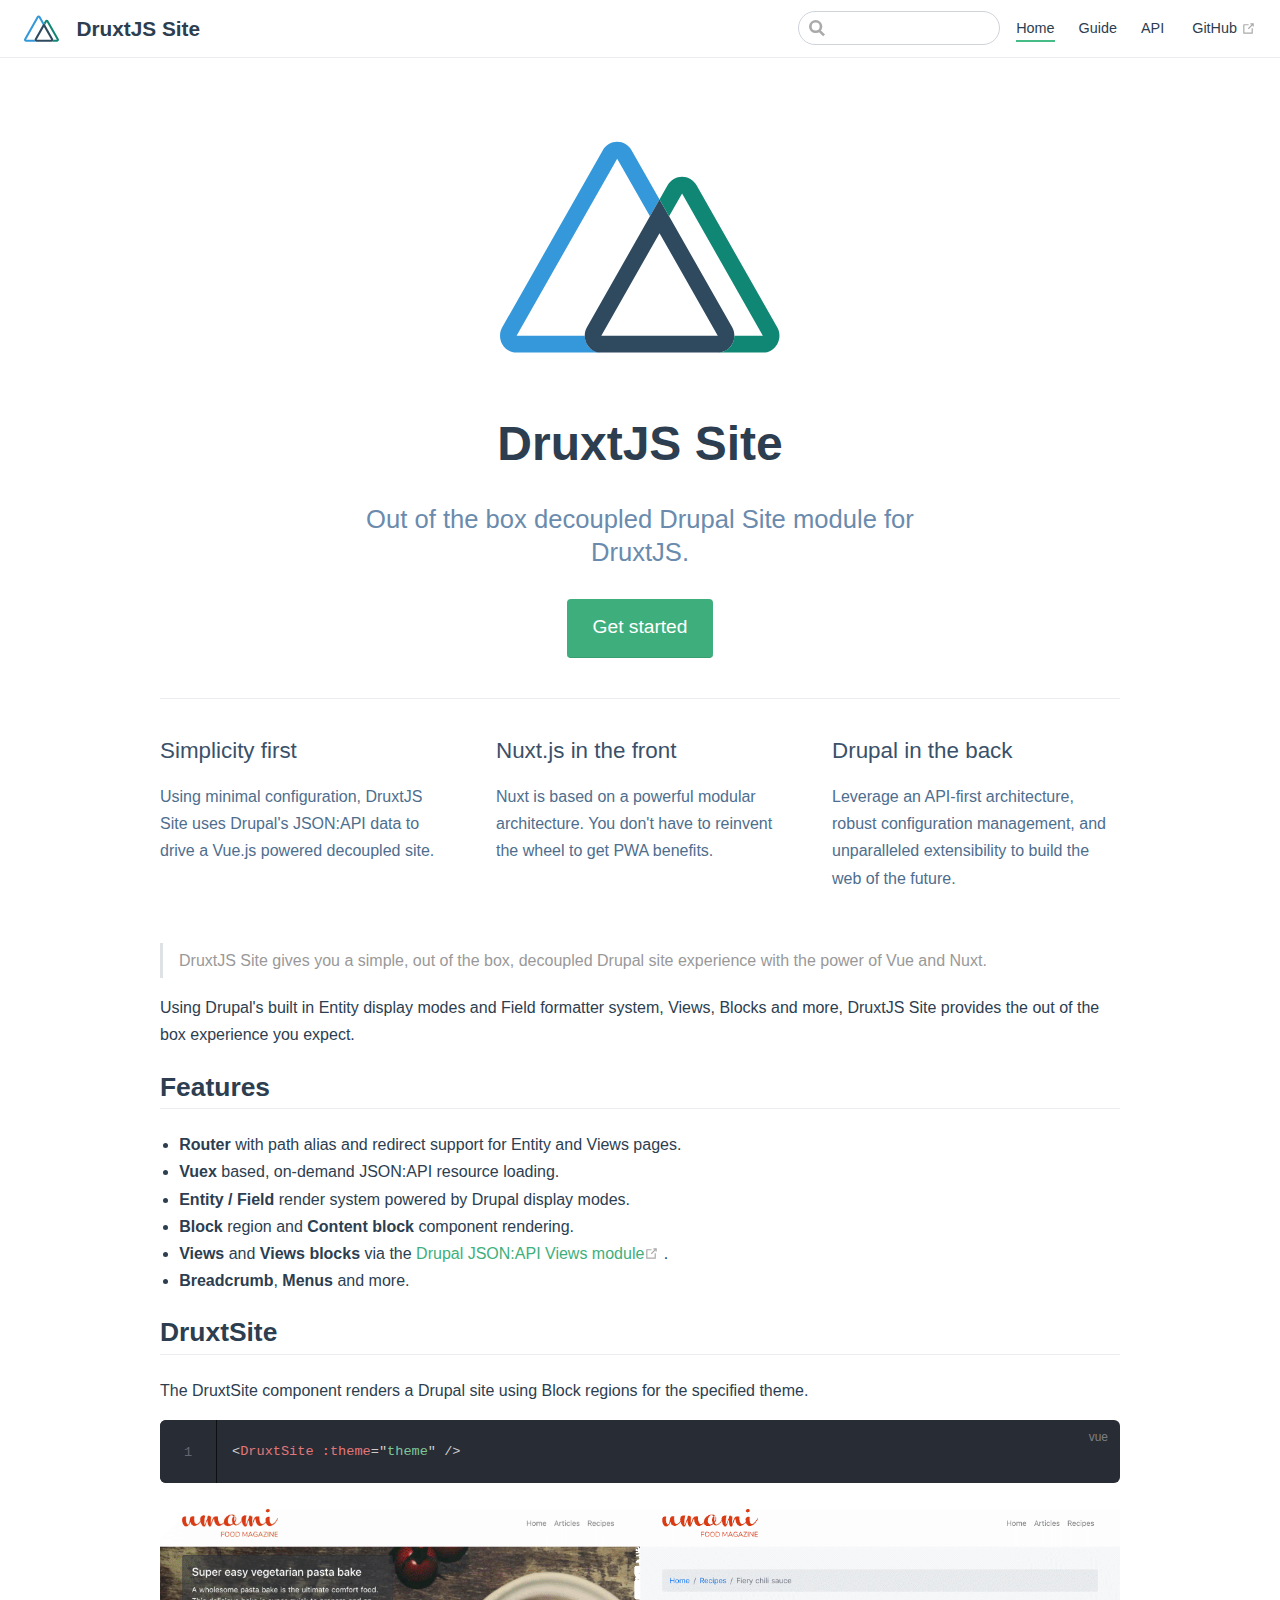
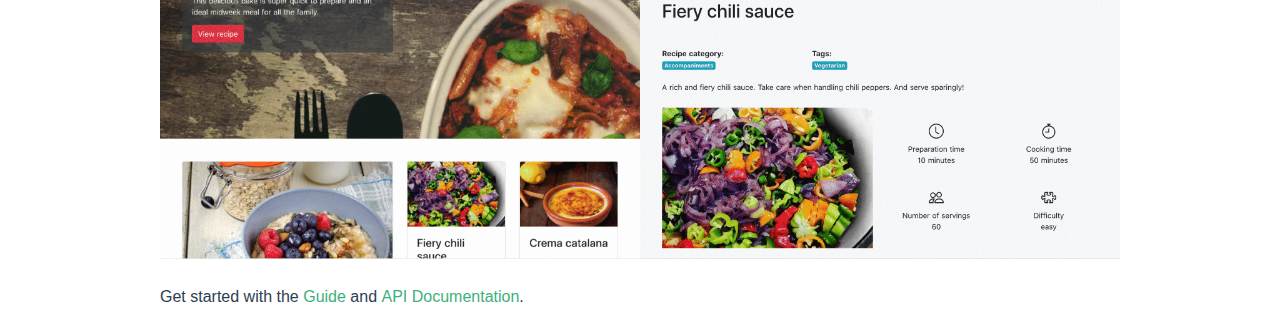
<file: index.html>
<!DOCTYPE html>
<html lang="en-US">
  <head>
    <meta charset="utf-8">
    <meta name="viewport" content="width=device-width,initial-scale=1">
    <title>DruxtJS Site</title>
    <meta name="generator" content="VuePress 1.8.2">
    <link rel="apple-touch-icon" sizes="57x57" href="/apple-icon-57x57.png">
    <link rel="apple-touch-icon" sizes="60x60" href="/apple-icon-60x60.png">
    <link rel="apple-touch-icon" sizes="72x72" href="/apple-icon-72x72.png">
    <link rel="apple-touch-icon" sizes="76x76" href="/apple-icon-76x76.png">
    <link rel="apple-touch-icon" sizes="114x114" href="/apple-icon-114x114.png">
    <link rel="apple-touch-icon" sizes="120x120" href="/apple-icon-120x120.png">
    <link rel="apple-touch-icon" sizes="144x144" href="/apple-icon-144x144.png">
    <link rel="apple-touch-icon" sizes="152x152" href="/apple-icon-152x152.png">
    <link rel="apple-touch-icon" sizes="180x180" href="/apple-icon-180x180.png">
    <link rel="icon" type="image/png" sizes="192x192" href="/android-icon-192x192.png">
    <link rel="icon" type="image/png" sizes="32x32" href="/favicon-32x32.png">
    <link rel="icon" type="image/png" sizes="96x96" href="/favicon-96x96.png">
    <link rel="icon" type="image/png" sizes="16x16" href="/favicon-16x16.png">
    <link rel="manifest" href="/manifest.json">
    <meta name="description" content="Out of the box decoupled Drupal Site module for DruxtJS.">
    <meta name="msapplication-TileColor" content="#ffffff">
    <meta name="msapplication-TileImage" content="/ms-icon-144x144.png">
    <meta name="theme-color" content="#ffffff">
    
    <link rel="preload" href="/assets/css/0.styles.711bfc72.css" as="style"><link rel="preload" href="/assets/js/app.ee9dde23.js" as="script"><link rel="preload" href="/assets/js/3.f8e6c229.js" as="script"><link rel="preload" href="/assets/js/9.99b8f1f4.js" as="script"><link rel="prefetch" href="/assets/js/10.9f948653.js"><link rel="prefetch" href="/assets/js/11.a6bae95f.js"><link rel="prefetch" href="/assets/js/12.da38615e.js"><link rel="prefetch" href="/assets/js/13.abca7694.js"><link rel="prefetch" href="/assets/js/14.38c3c7fc.js"><link rel="prefetch" href="/assets/js/15.6beb5d97.js"><link rel="prefetch" href="/assets/js/16.57334642.js"><link rel="prefetch" href="/assets/js/2.3fd563e1.js"><link rel="prefetch" href="/assets/js/4.a63cbe72.js"><link rel="prefetch" href="/assets/js/5.67cbef30.js"><link rel="prefetch" href="/assets/js/6.3a64e754.js"><link rel="prefetch" href="/assets/js/7.444be283.js"><link rel="prefetch" href="/assets/js/8.dce7edc8.js">
    <link rel="stylesheet" href="/assets/css/0.styles.711bfc72.css">
  </head>
  <body>
    <div id="app" data-server-rendered="true"><div class="theme-container no-sidebar"><header class="navbar"><div class="sidebar-button"><svg xmlns="http://www.w3.org/2000/svg" aria-hidden="true" role="img" viewBox="0 0 448 512" class="icon"><path fill="currentColor" d="M436 124H12c-6.627 0-12-5.373-12-12V80c0-6.627 5.373-12 12-12h424c6.627 0 12 5.373 12 12v32c0 6.627-5.373 12-12 12zm0 160H12c-6.627 0-12-5.373-12-12v-32c0-6.627 5.373-12 12-12h424c6.627 0 12 5.373 12 12v32c0 6.627-5.373 12-12 12zm0 160H12c-6.627 0-12-5.373-12-12v-32c0-6.627 5.373-12 12-12h424c6.627 0 12 5.373 12 12v32c0 6.627-5.373 12-12 12z"></path></svg></div> <a href="/" aria-current="page" class="home-link router-link-exact-active router-link-active"><img src="/logo.svg" alt="DruxtJS Site" class="logo"> <span class="site-name can-hide">DruxtJS Site</span></a> <div class="links"><div class="search-box"><input aria-label="Search" autocomplete="off" spellcheck="false" value=""> <!----></div> <nav class="nav-links can-hide"><div class="nav-item"><a href="/" aria-current="page" class="nav-link router-link-exact-active router-link-active">
  Home
</a></div><div class="nav-item"><a href="/guide/" class="nav-link">
  Guide
</a></div><div class="nav-item"><a href="/api/" class="nav-link">
  API
</a></div> <a href="https://github.com/druxt/druxt-site" target="_blank" rel="noopener noreferrer" class="repo-link">
    GitHub
    <span><svg xmlns="http://www.w3.org/2000/svg" aria-hidden="true" focusable="false" x="0px" y="0px" viewBox="0 0 100 100" width="15" height="15" class="icon outbound"><path fill="currentColor" d="M18.8,85.1h56l0,0c2.2,0,4-1.8,4-4v-32h-8v28h-48v-48h28v-8h-32l0,0c-2.2,0-4,1.8-4,4v56C14.8,83.3,16.6,85.1,18.8,85.1z"></path> <polygon fill="currentColor" points="45.7,48.7 51.3,54.3 77.2,28.5 77.2,37.2 85.2,37.2 85.2,14.9 62.8,14.9 62.8,22.9 71.5,22.9"></polygon></svg> <span class="sr-only">(opens new window)</span></span></a></nav></div></header> <div class="sidebar-mask"></div> <aside class="sidebar"><nav class="nav-links"><div class="nav-item"><a href="/" aria-current="page" class="nav-link router-link-exact-active router-link-active">
  Home
</a></div><div class="nav-item"><a href="/guide/" class="nav-link">
  Guide
</a></div><div class="nav-item"><a href="/api/" class="nav-link">
  API
</a></div> <a href="https://github.com/druxt/druxt-site" target="_blank" rel="noopener noreferrer" class="repo-link">
    GitHub
    <span><svg xmlns="http://www.w3.org/2000/svg" aria-hidden="true" focusable="false" x="0px" y="0px" viewBox="0 0 100 100" width="15" height="15" class="icon outbound"><path fill="currentColor" d="M18.8,85.1h56l0,0c2.2,0,4-1.8,4-4v-32h-8v28h-48v-48h28v-8h-32l0,0c-2.2,0-4,1.8-4,4v56C14.8,83.3,16.6,85.1,18.8,85.1z"></path> <polygon fill="currentColor" points="45.7,48.7 51.3,54.3 77.2,28.5 77.2,37.2 85.2,37.2 85.2,14.9 62.8,14.9 62.8,22.9 71.5,22.9"></polygon></svg> <span class="sr-only">(opens new window)</span></span></a></nav>  <ul class="sidebar-links"><li><section class="sidebar-group depth-0"><p class="sidebar-heading open"><span>Guide</span> <!----></p> <ul class="sidebar-links sidebar-group-items"><li><a href="/guide/" class="sidebar-link">Introduction</a></li><li><a href="/guide/getting-started.html" class="sidebar-link">Getting started</a></li></ul></section></li><li><section class="sidebar-group depth-0"><a href="/api" class="sidebar-heading clickable"><span>API Reference</span> <!----></a> <ul class="sidebar-links sidebar-group-items"><li><a href="/api/nuxtModule.html" class="sidebar-link">DruxtSiteNuxtModule</a></li></ul></section></li><li><section class="sidebar-group depth-0"><p class="sidebar-heading"><span>Vue.js Components</span> <!----></p> <ul class="sidebar-links sidebar-group-items"><li><a href="/api/components/DruxtSite.html" class="sidebar-link">DruxtSite</a></li></ul></section></li><li><section class="sidebar-group depth-0"><p class="sidebar-heading"><span>Vue.js Mixins</span> <!----></p> <ul class="sidebar-links sidebar-group-items"><li><a href="/api/mixins/site.html" class="sidebar-link">DruxtSiteMixin</a></li></ul></section></li><li><section class="sidebar-group depth-0"><p class="sidebar-heading"><span>Type definitions</span> <!----></p> <ul class="sidebar-links sidebar-group-items"><li><a href="/api/typedefs/moduleOptions.html" class="sidebar-link">ModuleOptions</a></li></ul></section></li></ul> </aside> <main aria-labelledby="main-title" class="home"><header class="hero"><img src="./logo.svg" alt="hero"> <h1 id="main-title">
      DruxtJS Site
    </h1> <p class="description">
      Out of the box decoupled Drupal Site module for DruxtJS.
    </p> <p class="action"><a href="/guide/getting-started.html" class="nav-link action-button">
  Get started
</a></p></header> <div class="features"><div class="feature"><h2>Simplicity first</h2> <p>Using minimal configuration, DruxtJS Site uses Drupal's JSON:API data to drive a Vue.js powered decoupled site.</p></div><div class="feature"><h2>Nuxt.js in the front</h2> <p>Nuxt is based on a powerful modular architecture. You don't have to reinvent the wheel to get PWA benefits.</p></div><div class="feature"><h2>Drupal in the back</h2> <p>Leverage an API-first architecture, robust configuration management, and unparalleled extensibility to build the web of the future.</p></div></div> <div class="theme-default-content custom content__default"><blockquote><p>DruxtJS Site gives you a simple, out of the box, decoupled Drupal site experience with the power of Vue and Nuxt.</p></blockquote> <p>Using Drupal's built in Entity display modes and Field formatter system, Views, Blocks and more, DruxtJS Site provides the out of the box experience you expect.</p> <h2 id="features"><a href="#features" class="header-anchor">#</a> Features</h2> <ul><li><strong>Router</strong> with path alias and redirect support for Entity and Views pages.</li> <li><strong>Vuex</strong> based, on-demand JSON:API resource loading.</li> <li><strong>Entity / Field</strong> render system powered by Drupal display modes.</li> <li><strong>Block</strong> region and <strong>Content block</strong> component rendering.</li> <li><strong>Views</strong> and <strong>Views blocks</strong> via the <a href="https://www.drupal.org/project/jsonapi_views" target="_blank" rel="noopener noreferrer">Drupal JSON:API Views module<span><svg xmlns="http://www.w3.org/2000/svg" aria-hidden="true" focusable="false" x="0px" y="0px" viewBox="0 0 100 100" width="15" height="15" class="icon outbound"><path fill="currentColor" d="M18.8,85.1h56l0,0c2.2,0,4-1.8,4-4v-32h-8v28h-48v-48h28v-8h-32l0,0c-2.2,0-4,1.8-4,4v56C14.8,83.3,16.6,85.1,18.8,85.1z"></path> <polygon fill="currentColor" points="45.7,48.7 51.3,54.3 77.2,28.5 77.2,37.2 85.2,37.2 85.2,14.9 62.8,14.9 62.8,22.9 71.5,22.9"></polygon></svg> <span class="sr-only">(opens new window)</span></span></a>.</li> <li><strong>Breadcrumb</strong>, <strong>Menus</strong> and more.</li></ul> <h2 id="druxtsite"><a href="#druxtsite" class="header-anchor">#</a> DruxtSite</h2> <p>The DruxtSite component renders a Drupal site using Block regions for the specified theme.</p> <div class="language-vue line-numbers-mode"><pre class="language-vue"><code><span class="token tag"><span class="token tag"><span class="token punctuation">&lt;</span>DruxtSite</span> <span class="token attr-name">:theme</span><span class="token attr-value"><span class="token punctuation attr-equals">=</span><span class="token punctuation">&quot;</span>theme<span class="token punctuation">&quot;</span></span> <span class="token punctuation">/&gt;</span></span>
</code></pre> <div class="line-numbers-wrapper"><span class="line-number">1</span><br></div></div><p><img src="/assets/img/umami.fb2904b6.png" alt="Drupal Umami Parity demo"></p> <p>Get started with the <a href="/guide/">Guide</a> and <a href="/api/components/DruxtSite.html">API Documentation</a>.</p></div> <!----></main></div><div class="global-ui"></div></div>
    <script src="/assets/js/app.ee9dde23.js" defer></script><script src="/assets/js/3.f8e6c229.js" defer></script><script src="/assets/js/9.99b8f1f4.js" defer></script>
  </body>
</html>
</file>
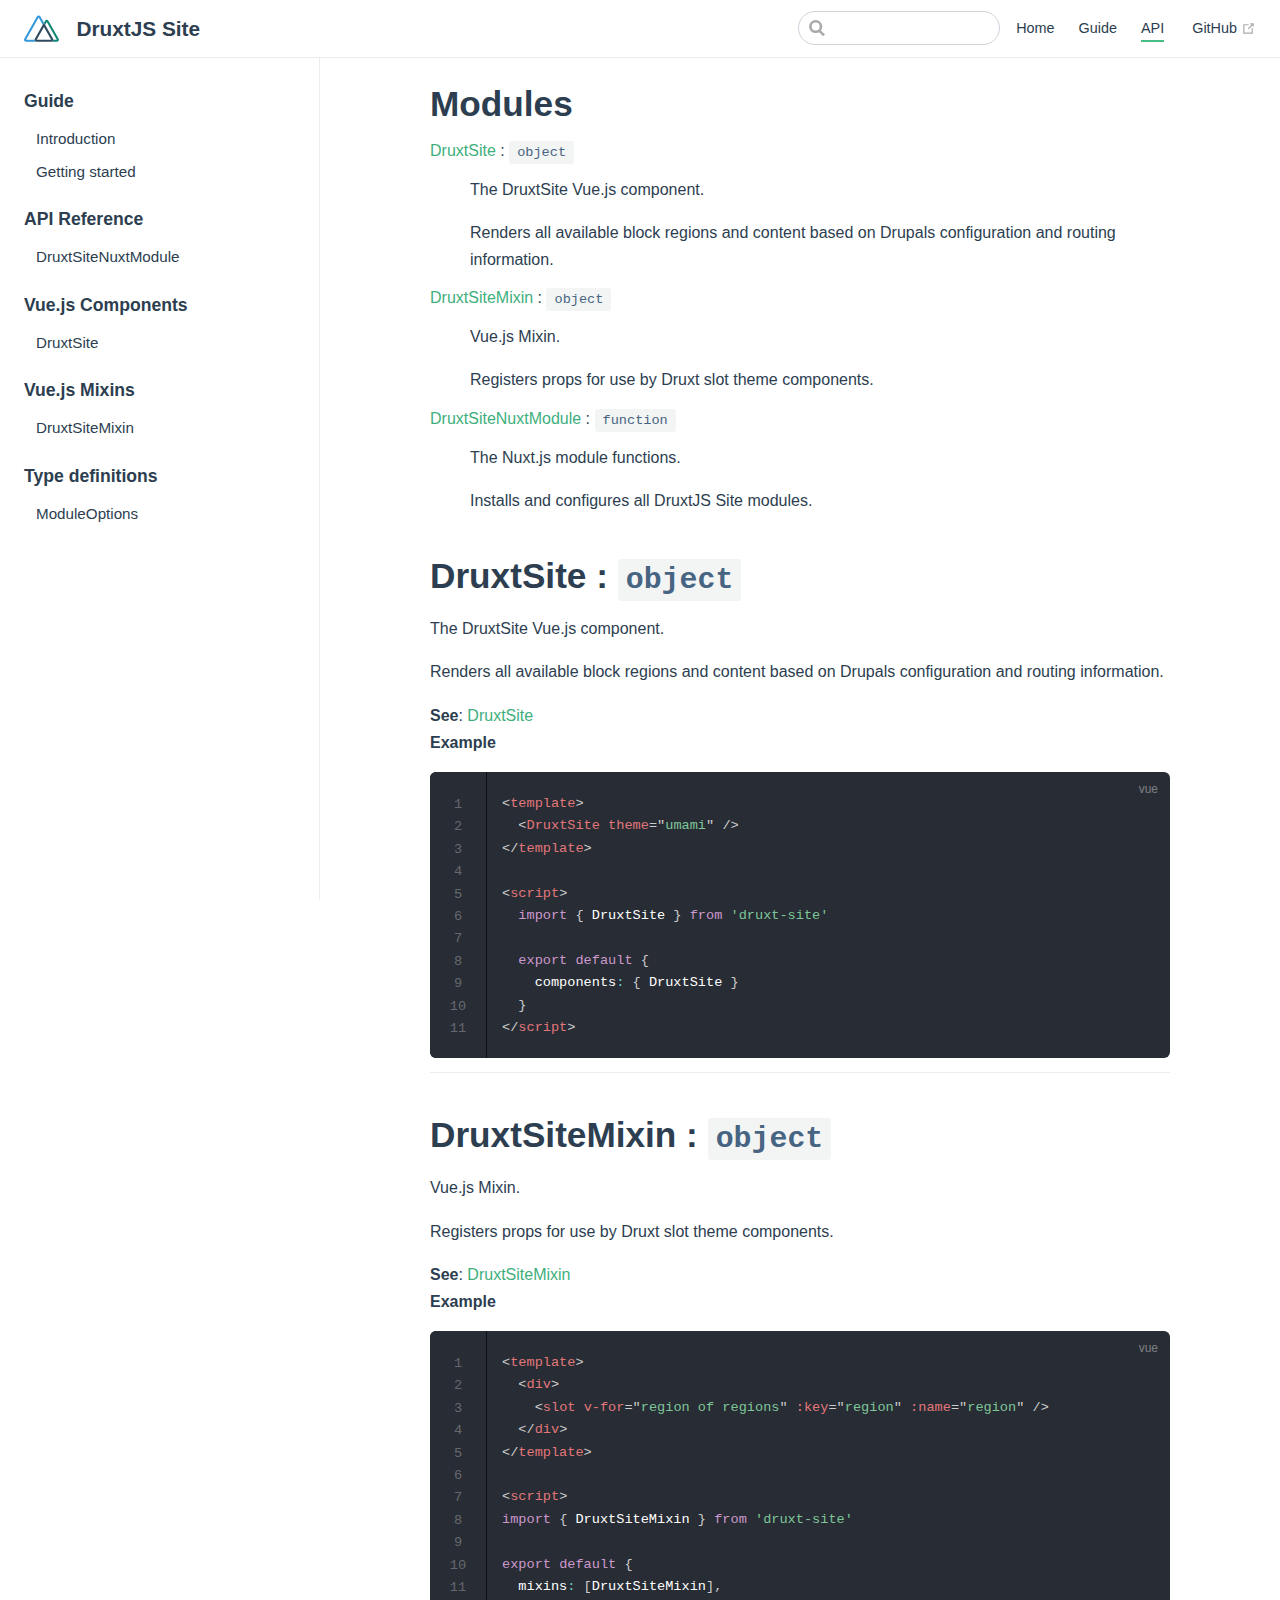
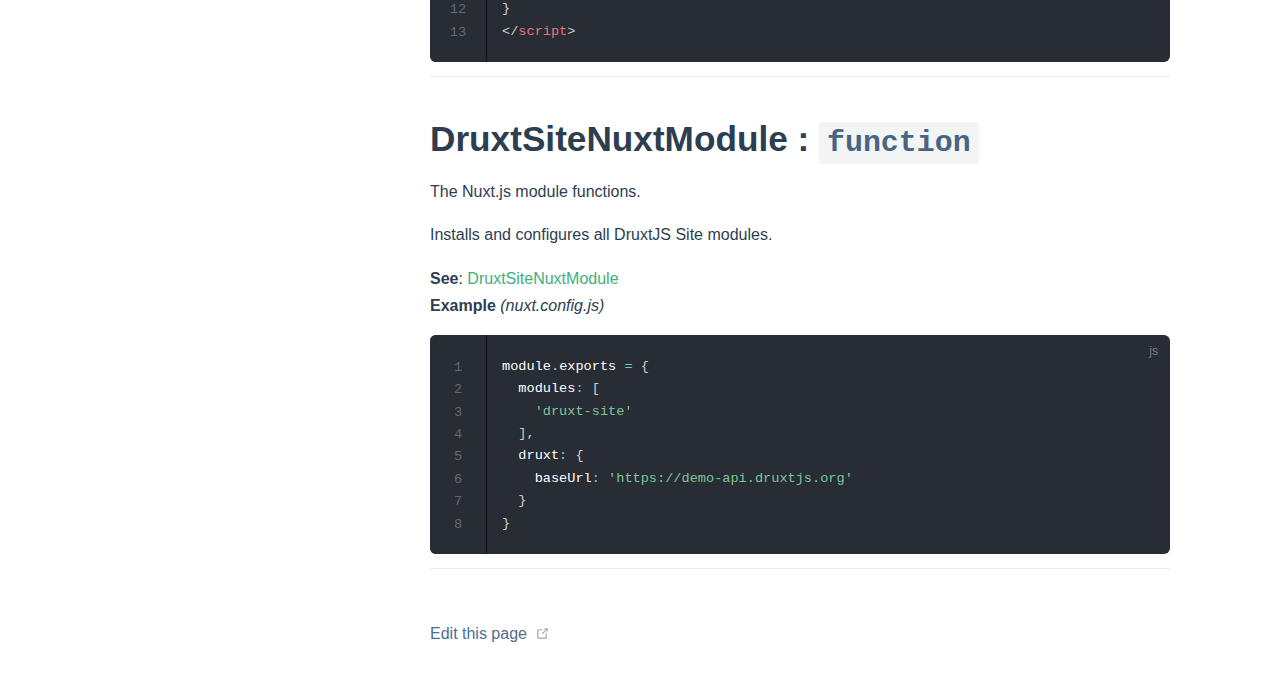
<file: api/index.html>
<!DOCTYPE html>
<html lang="en-US">
  <head>
    <meta charset="utf-8">
    <meta name="viewport" content="width=device-width,initial-scale=1">
    <title>DruxtSite | DruxtJS Site</title>
    <meta name="generator" content="VuePress 1.8.2">
    <link rel="apple-touch-icon" sizes="57x57" href="/apple-icon-57x57.png">
    <link rel="apple-touch-icon" sizes="60x60" href="/apple-icon-60x60.png">
    <link rel="apple-touch-icon" sizes="72x72" href="/apple-icon-72x72.png">
    <link rel="apple-touch-icon" sizes="76x76" href="/apple-icon-76x76.png">
    <link rel="apple-touch-icon" sizes="114x114" href="/apple-icon-114x114.png">
    <link rel="apple-touch-icon" sizes="120x120" href="/apple-icon-120x120.png">
    <link rel="apple-touch-icon" sizes="144x144" href="/apple-icon-144x144.png">
    <link rel="apple-touch-icon" sizes="152x152" href="/apple-icon-152x152.png">
    <link rel="apple-touch-icon" sizes="180x180" href="/apple-icon-180x180.png">
    <link rel="icon" type="image/png" sizes="192x192" href="/android-icon-192x192.png">
    <link rel="icon" type="image/png" sizes="32x32" href="/favicon-32x32.png">
    <link rel="icon" type="image/png" sizes="96x96" href="/favicon-96x96.png">
    <link rel="icon" type="image/png" sizes="16x16" href="/favicon-16x16.png">
    <link rel="manifest" href="/manifest.json">
    <meta name="description" content="Out of the box decoupled Drupal Site module for DruxtJS.">
    <meta name="msapplication-TileColor" content="#ffffff">
    <meta name="msapplication-TileImage" content="/ms-icon-144x144.png">
    <meta name="theme-color" content="#ffffff">
    
    <link rel="preload" href="/assets/css/0.styles.711bfc72.css" as="style"><link rel="preload" href="/assets/js/app.ee9dde23.js" as="script"><link rel="preload" href="/assets/js/3.f8e6c229.js" as="script"><link rel="preload" href="/assets/js/13.abca7694.js" as="script"><link rel="prefetch" href="/assets/js/10.9f948653.js"><link rel="prefetch" href="/assets/js/11.a6bae95f.js"><link rel="prefetch" href="/assets/js/12.da38615e.js"><link rel="prefetch" href="/assets/js/14.38c3c7fc.js"><link rel="prefetch" href="/assets/js/15.6beb5d97.js"><link rel="prefetch" href="/assets/js/16.57334642.js"><link rel="prefetch" href="/assets/js/2.3fd563e1.js"><link rel="prefetch" href="/assets/js/4.a63cbe72.js"><link rel="prefetch" href="/assets/js/5.67cbef30.js"><link rel="prefetch" href="/assets/js/6.3a64e754.js"><link rel="prefetch" href="/assets/js/7.444be283.js"><link rel="prefetch" href="/assets/js/8.dce7edc8.js"><link rel="prefetch" href="/assets/js/9.99b8f1f4.js">
    <link rel="stylesheet" href="/assets/css/0.styles.711bfc72.css">
  </head>
  <body>
    <div id="app" data-server-rendered="true"><div class="theme-container"><header class="navbar"><div class="sidebar-button"><svg xmlns="http://www.w3.org/2000/svg" aria-hidden="true" role="img" viewBox="0 0 448 512" class="icon"><path fill="currentColor" d="M436 124H12c-6.627 0-12-5.373-12-12V80c0-6.627 5.373-12 12-12h424c6.627 0 12 5.373 12 12v32c0 6.627-5.373 12-12 12zm0 160H12c-6.627 0-12-5.373-12-12v-32c0-6.627 5.373-12 12-12h424c6.627 0 12 5.373 12 12v32c0 6.627-5.373 12-12 12zm0 160H12c-6.627 0-12-5.373-12-12v-32c0-6.627 5.373-12 12-12h424c6.627 0 12 5.373 12 12v32c0 6.627-5.373 12-12 12z"></path></svg></div> <a href="/" class="home-link router-link-active"><img src="/logo.svg" alt="DruxtJS Site" class="logo"> <span class="site-name can-hide">DruxtJS Site</span></a> <div class="links"><div class="search-box"><input aria-label="Search" autocomplete="off" spellcheck="false" value=""> <!----></div> <nav class="nav-links can-hide"><div class="nav-item"><a href="/" class="nav-link">
  Home
</a></div><div class="nav-item"><a href="/guide/" class="nav-link">
  Guide
</a></div><div class="nav-item"><a href="/api/" aria-current="page" class="nav-link router-link-exact-active router-link-active">
  API
</a></div> <a href="https://github.com/druxt/druxt-site" target="_blank" rel="noopener noreferrer" class="repo-link">
    GitHub
    <span><svg xmlns="http://www.w3.org/2000/svg" aria-hidden="true" focusable="false" x="0px" y="0px" viewBox="0 0 100 100" width="15" height="15" class="icon outbound"><path fill="currentColor" d="M18.8,85.1h56l0,0c2.2,0,4-1.8,4-4v-32h-8v28h-48v-48h28v-8h-32l0,0c-2.2,0-4,1.8-4,4v56C14.8,83.3,16.6,85.1,18.8,85.1z"></path> <polygon fill="currentColor" points="45.7,48.7 51.3,54.3 77.2,28.5 77.2,37.2 85.2,37.2 85.2,14.9 62.8,14.9 62.8,22.9 71.5,22.9"></polygon></svg> <span class="sr-only">(opens new window)</span></span></a></nav></div></header> <div class="sidebar-mask"></div> <aside class="sidebar"><nav class="nav-links"><div class="nav-item"><a href="/" class="nav-link">
  Home
</a></div><div class="nav-item"><a href="/guide/" class="nav-link">
  Guide
</a></div><div class="nav-item"><a href="/api/" aria-current="page" class="nav-link router-link-exact-active router-link-active">
  API
</a></div> <a href="https://github.com/druxt/druxt-site" target="_blank" rel="noopener noreferrer" class="repo-link">
    GitHub
    <span><svg xmlns="http://www.w3.org/2000/svg" aria-hidden="true" focusable="false" x="0px" y="0px" viewBox="0 0 100 100" width="15" height="15" class="icon outbound"><path fill="currentColor" d="M18.8,85.1h56l0,0c2.2,0,4-1.8,4-4v-32h-8v28h-48v-48h28v-8h-32l0,0c-2.2,0-4,1.8-4,4v56C14.8,83.3,16.6,85.1,18.8,85.1z"></path> <polygon fill="currentColor" points="45.7,48.7 51.3,54.3 77.2,28.5 77.2,37.2 85.2,37.2 85.2,14.9 62.8,14.9 62.8,22.9 71.5,22.9"></polygon></svg> <span class="sr-only">(opens new window)</span></span></a></nav>  <ul class="sidebar-links"><li><section class="sidebar-group depth-0"><p class="sidebar-heading open"><span>Guide</span> <!----></p> <ul class="sidebar-links sidebar-group-items"><li><a href="/guide/" class="sidebar-link">Introduction</a></li><li><a href="/guide/getting-started.html" class="sidebar-link">Getting started</a></li></ul></section></li><li><section class="sidebar-group depth-0"><a href="/api" aria-current="page" class="sidebar-heading clickable router-link-exact-active router-link-active"><span>API Reference</span> <!----></a> <ul class="sidebar-links sidebar-group-items"><li><a href="/api/nuxtModule.html" class="sidebar-link">DruxtSiteNuxtModule</a></li></ul></section></li><li><section class="sidebar-group depth-0"><p class="sidebar-heading"><span>Vue.js Components</span> <!----></p> <ul class="sidebar-links sidebar-group-items"><li><a href="/api/components/DruxtSite.html" class="sidebar-link">DruxtSite</a></li></ul></section></li><li><section class="sidebar-group depth-0"><p class="sidebar-heading"><span>Vue.js Mixins</span> <!----></p> <ul class="sidebar-links sidebar-group-items"><li><a href="/api/mixins/site.html" class="sidebar-link">DruxtSiteMixin</a></li></ul></section></li><li><section class="sidebar-group depth-0"><p class="sidebar-heading"><span>Type definitions</span> <!----></p> <ul class="sidebar-links sidebar-group-items"><li><a href="/api/typedefs/moduleOptions.html" class="sidebar-link">ModuleOptions</a></li></ul></section></li></ul> </aside> <main class="page"> <div class="theme-default-content content__default"><h1 id="modules"><a href="#modules" class="header-anchor">#</a> Modules</h1> <dl><dt><a href="#module_DruxtSite">DruxtSite</a> : <code>object</code></dt> <dd><p>The DruxtSite Vue.js component.</p> <p>Renders all available block regions and content based on Drupals
configuration and routing information.</p></dd> <dt><a href="#module_DruxtSiteMixin">DruxtSiteMixin</a> : <code>object</code></dt> <dd><p>Vue.js Mixin.</p> <p>Registers props for use by Druxt slot theme components.</p></dd> <dt><a href="#module_DruxtSiteNuxtModule">DruxtSiteNuxtModule</a> : <code>function</code></dt> <dd><p>The Nuxt.js module functions.</p> <p>Installs and configures all DruxtJS Site modules.</p></dd></dl> <p><a name="module_DruxtSite"></a></p> <h1 id="druxtsite-object"><a href="#druxtsite-object" class="header-anchor">#</a> DruxtSite : <code>object</code></h1> <p>The DruxtSite Vue.js component.</p> <p>Renders all available block regions and content based on Drupals
configuration and routing information.</p> <p><strong>See</strong>: <a href="./components/DruxtSite">DruxtSite</a><br> <strong>Example</strong></p> <div class="language-vue line-numbers-mode"><pre class="language-vue"><code><span class="token tag"><span class="token tag"><span class="token punctuation">&lt;</span>template</span><span class="token punctuation">&gt;</span></span>
  <span class="token tag"><span class="token tag"><span class="token punctuation">&lt;</span>DruxtSite</span> <span class="token attr-name">theme</span><span class="token attr-value"><span class="token punctuation attr-equals">=</span><span class="token punctuation">&quot;</span>umami<span class="token punctuation">&quot;</span></span> <span class="token punctuation">/&gt;</span></span>
<span class="token tag"><span class="token tag"><span class="token punctuation">&lt;/</span>template</span><span class="token punctuation">&gt;</span></span>

<span class="token tag"><span class="token tag"><span class="token punctuation">&lt;</span>script</span><span class="token punctuation">&gt;</span></span><span class="token script"><span class="token language-javascript">
  <span class="token keyword">import</span> <span class="token punctuation">{</span> DruxtSite <span class="token punctuation">}</span> <span class="token keyword">from</span> <span class="token string">'druxt-site'</span>

  <span class="token keyword">export</span> <span class="token keyword">default</span> <span class="token punctuation">{</span>
    components<span class="token operator">:</span> <span class="token punctuation">{</span> DruxtSite <span class="token punctuation">}</span>
  <span class="token punctuation">}</span>
</span></span><span class="token tag"><span class="token tag"><span class="token punctuation">&lt;/</span>script</span><span class="token punctuation">&gt;</span></span>
</code></pre> <div class="line-numbers-wrapper"><span class="line-number">1</span><br><span class="line-number">2</span><br><span class="line-number">3</span><br><span class="line-number">4</span><br><span class="line-number">5</span><br><span class="line-number">6</span><br><span class="line-number">7</span><br><span class="line-number">8</span><br><span class="line-number">9</span><br><span class="line-number">10</span><br><span class="line-number">11</span><br></div></div><hr> <p><a name="module_DruxtSiteMixin"></a></p> <h1 id="druxtsitemixin-object"><a href="#druxtsitemixin-object" class="header-anchor">#</a> DruxtSiteMixin : <code>object</code></h1> <p>Vue.js Mixin.</p> <p>Registers props for use by Druxt slot theme components.</p> <p><strong>See</strong>: <a href="./mixins/site">DruxtSiteMixin</a><br> <strong>Example</strong></p> <div class="language-vue line-numbers-mode"><pre class="language-vue"><code><span class="token tag"><span class="token tag"><span class="token punctuation">&lt;</span>template</span><span class="token punctuation">&gt;</span></span>
  <span class="token tag"><span class="token tag"><span class="token punctuation">&lt;</span>div</span><span class="token punctuation">&gt;</span></span>
    <span class="token tag"><span class="token tag"><span class="token punctuation">&lt;</span>slot</span> <span class="token attr-name">v-for</span><span class="token attr-value"><span class="token punctuation attr-equals">=</span><span class="token punctuation">&quot;</span>region of regions<span class="token punctuation">&quot;</span></span> <span class="token attr-name">:key</span><span class="token attr-value"><span class="token punctuation attr-equals">=</span><span class="token punctuation">&quot;</span>region<span class="token punctuation">&quot;</span></span> <span class="token attr-name">:name</span><span class="token attr-value"><span class="token punctuation attr-equals">=</span><span class="token punctuation">&quot;</span>region<span class="token punctuation">&quot;</span></span> <span class="token punctuation">/&gt;</span></span>
  <span class="token tag"><span class="token tag"><span class="token punctuation">&lt;/</span>div</span><span class="token punctuation">&gt;</span></span>
<span class="token tag"><span class="token tag"><span class="token punctuation">&lt;/</span>template</span><span class="token punctuation">&gt;</span></span>

<span class="token tag"><span class="token tag"><span class="token punctuation">&lt;</span>script</span><span class="token punctuation">&gt;</span></span><span class="token script"><span class="token language-javascript">
<span class="token keyword">import</span> <span class="token punctuation">{</span> DruxtSiteMixin <span class="token punctuation">}</span> <span class="token keyword">from</span> <span class="token string">'druxt-site'</span>

<span class="token keyword">export</span> <span class="token keyword">default</span> <span class="token punctuation">{</span>
  mixins<span class="token operator">:</span> <span class="token punctuation">[</span>DruxtSiteMixin<span class="token punctuation">]</span><span class="token punctuation">,</span>
<span class="token punctuation">}</span>
</span></span><span class="token tag"><span class="token tag"><span class="token punctuation">&lt;/</span>script</span><span class="token punctuation">&gt;</span></span>
</code></pre> <div class="line-numbers-wrapper"><span class="line-number">1</span><br><span class="line-number">2</span><br><span class="line-number">3</span><br><span class="line-number">4</span><br><span class="line-number">5</span><br><span class="line-number">6</span><br><span class="line-number">7</span><br><span class="line-number">8</span><br><span class="line-number">9</span><br><span class="line-number">10</span><br><span class="line-number">11</span><br><span class="line-number">12</span><br><span class="line-number">13</span><br></div></div><hr> <p><a name="module_DruxtSiteNuxtModule"></a></p> <h1 id="druxtsitenuxtmodule-function"><a href="#druxtsitenuxtmodule-function" class="header-anchor">#</a> DruxtSiteNuxtModule : <code>function</code></h1> <p>The Nuxt.js module functions.</p> <p>Installs and configures all DruxtJS Site modules.</p> <p><strong>See</strong>: <a href="./nuxtModule">DruxtSiteNuxtModule</a><br> <strong>Example</strong> <em>(nuxt.config.js)</em></p> <div class="language-js line-numbers-mode"><pre class="language-js"><code>module<span class="token punctuation">.</span>exports <span class="token operator">=</span> <span class="token punctuation">{</span>
  modules<span class="token operator">:</span> <span class="token punctuation">[</span>
    <span class="token string">'druxt-site'</span>
  <span class="token punctuation">]</span><span class="token punctuation">,</span>
  druxt<span class="token operator">:</span> <span class="token punctuation">{</span>
    baseUrl<span class="token operator">:</span> <span class="token string">'https://demo-api.druxtjs.org'</span>
  <span class="token punctuation">}</span>
<span class="token punctuation">}</span>
</code></pre> <div class="line-numbers-wrapper"><span class="line-number">1</span><br><span class="line-number">2</span><br><span class="line-number">3</span><br><span class="line-number">4</span><br><span class="line-number">5</span><br><span class="line-number">6</span><br><span class="line-number">7</span><br><span class="line-number">8</span><br></div></div><hr></div> <footer class="page-edit"><div class="edit-link"><a href="https://github.com/druxt/druxt-site/edit/master/docs/api/index.md" target="_blank" rel="noopener noreferrer">Edit this page</a> <span><svg xmlns="http://www.w3.org/2000/svg" aria-hidden="true" focusable="false" x="0px" y="0px" viewBox="0 0 100 100" width="15" height="15" class="icon outbound"><path fill="currentColor" d="M18.8,85.1h56l0,0c2.2,0,4-1.8,4-4v-32h-8v28h-48v-48h28v-8h-32l0,0c-2.2,0-4,1.8-4,4v56C14.8,83.3,16.6,85.1,18.8,85.1z"></path> <polygon fill="currentColor" points="45.7,48.7 51.3,54.3 77.2,28.5 77.2,37.2 85.2,37.2 85.2,14.9 62.8,14.9 62.8,22.9 71.5,22.9"></polygon></svg> <span class="sr-only">(opens new window)</span></span></div> <!----></footer> <!----> </main></div><div class="global-ui"></div></div>
    <script src="/assets/js/app.ee9dde23.js" defer></script><script src="/assets/js/3.f8e6c229.js" defer></script><script src="/assets/js/13.abca7694.js" defer></script>
  </body>
</html>
</file>
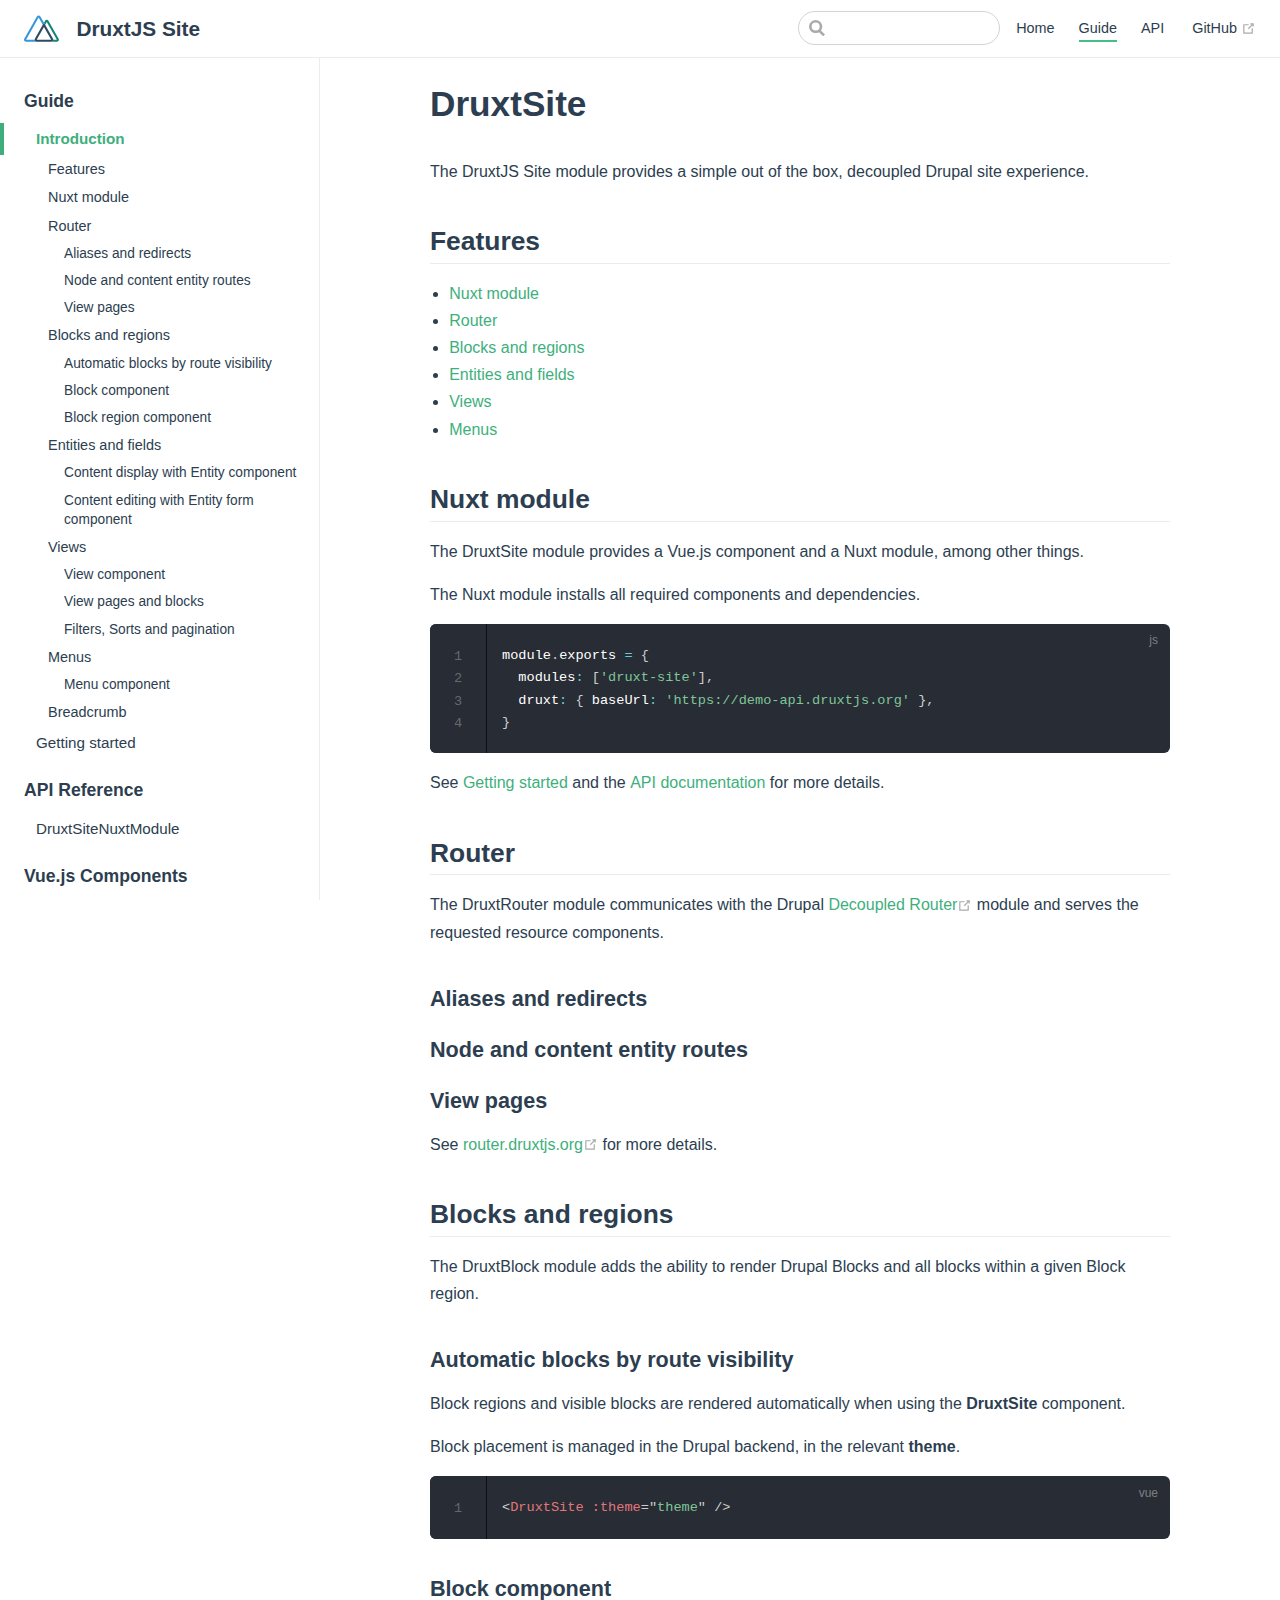
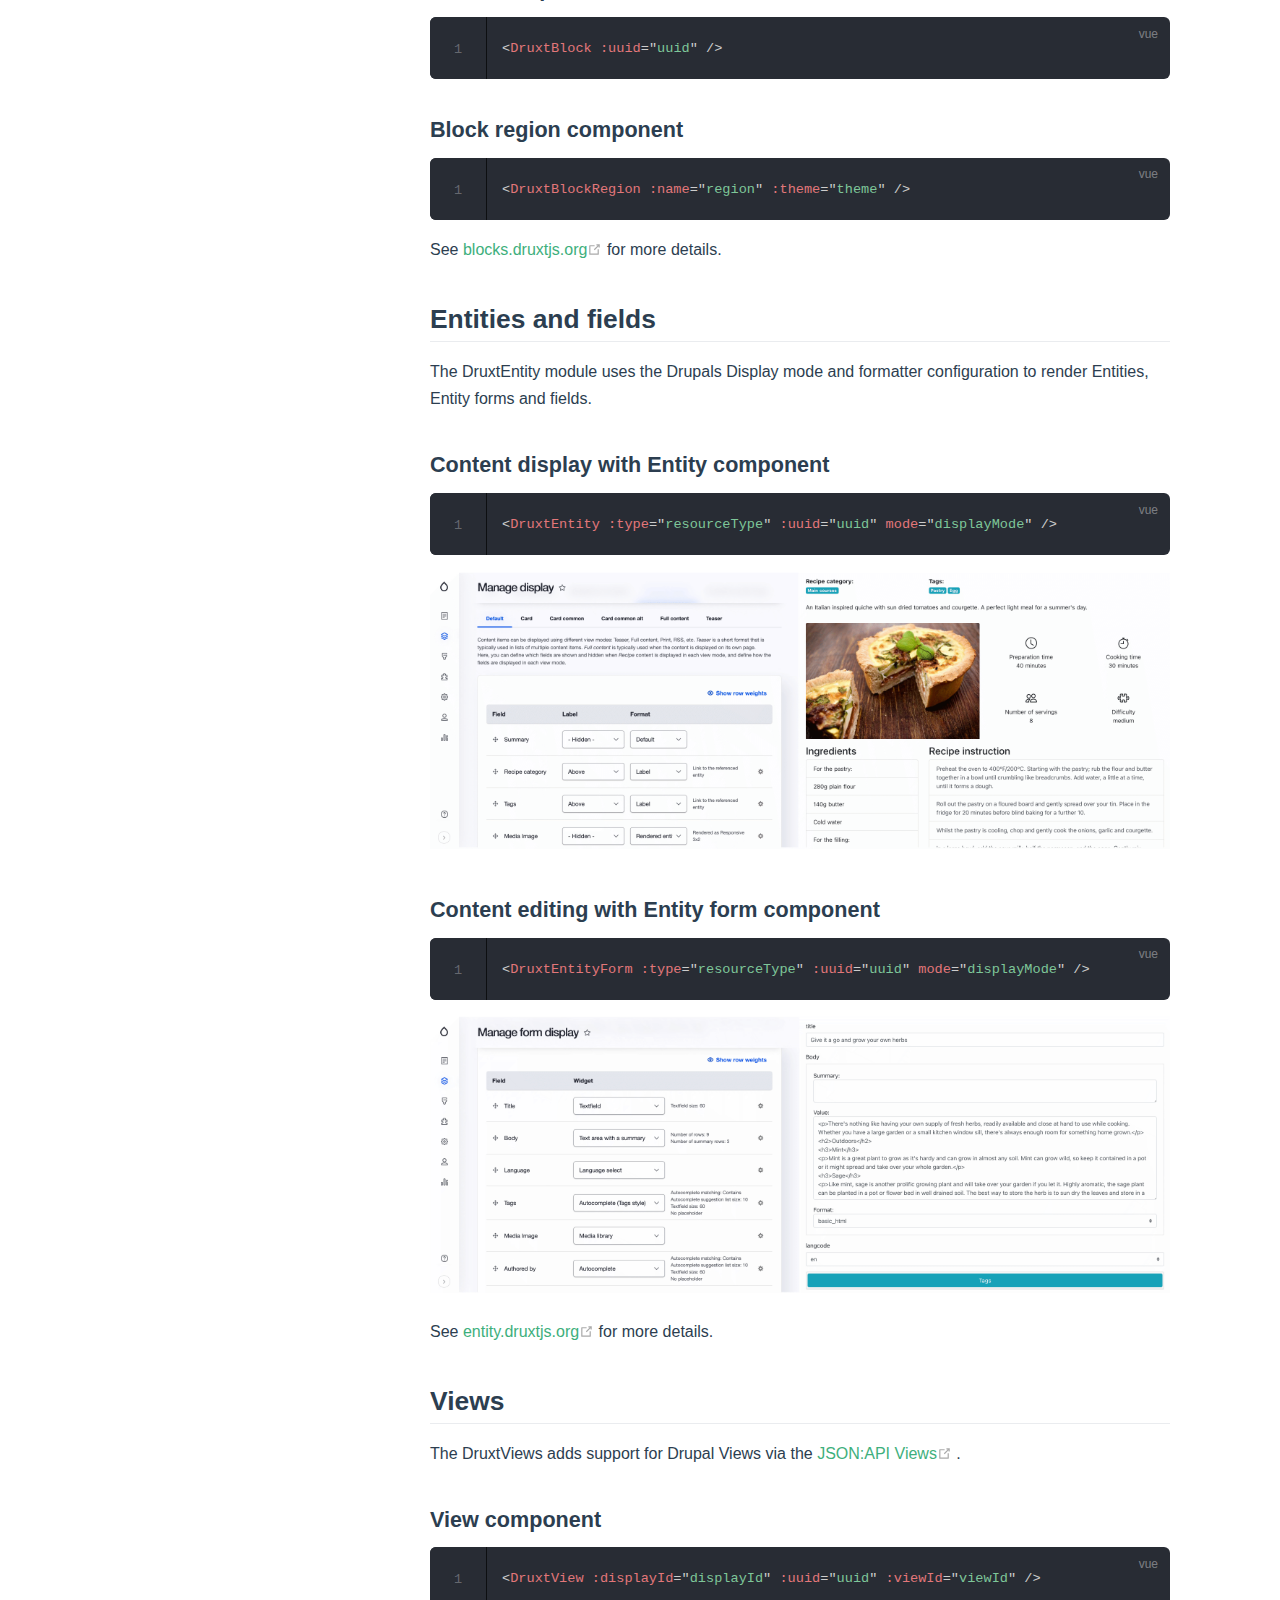
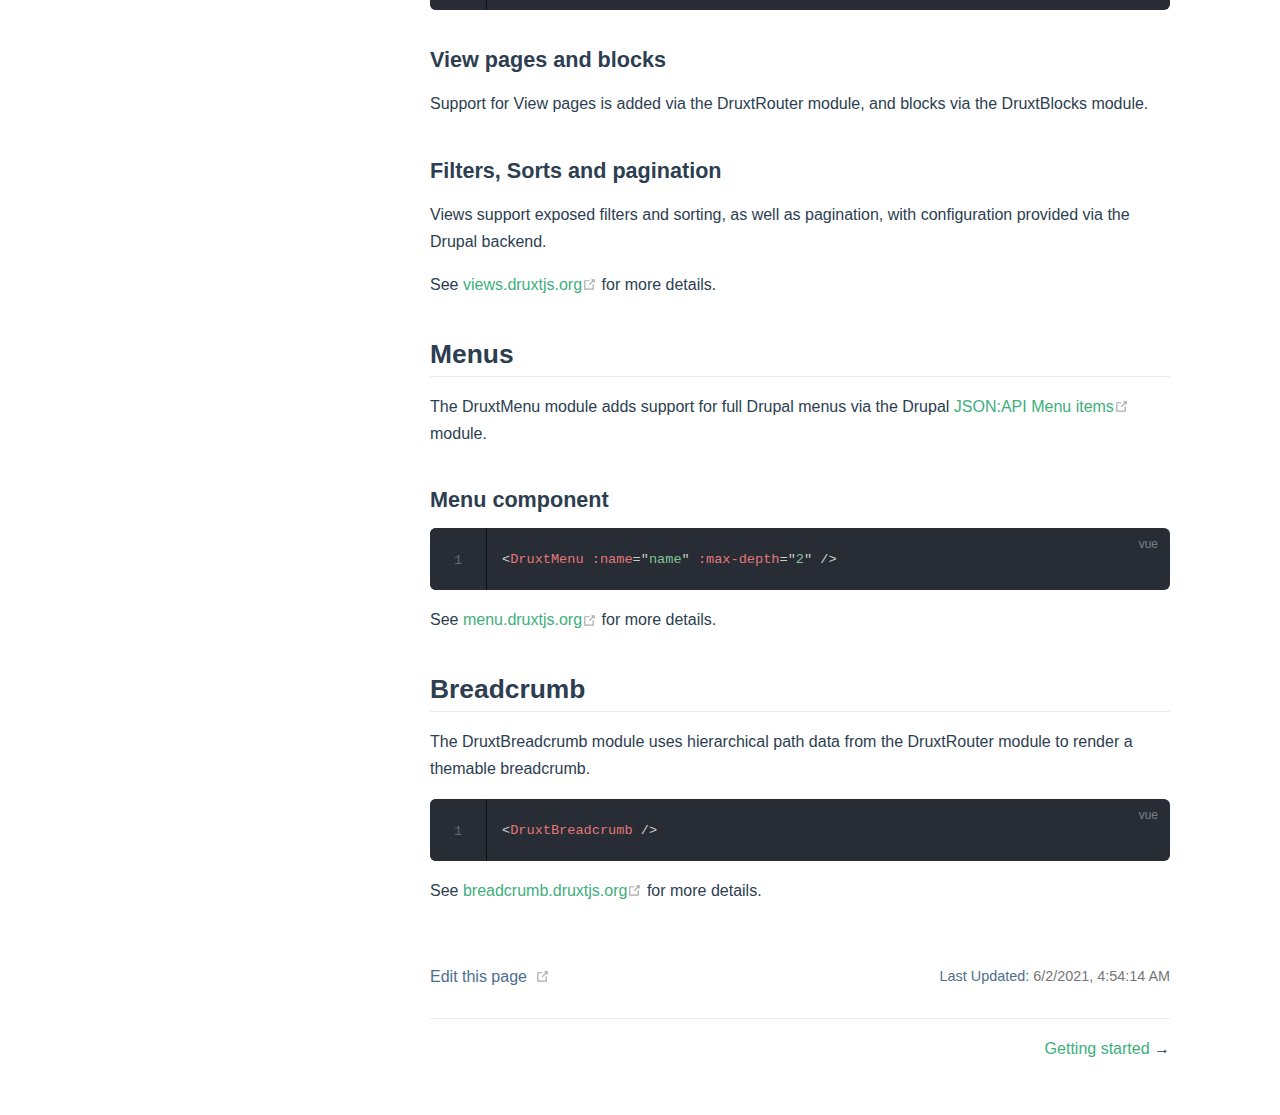
<file: guide/index.html>
<!DOCTYPE html>
<html lang="en-US">
  <head>
    <meta charset="utf-8">
    <meta name="viewport" content="width=device-width,initial-scale=1">
    <title>Introduction | DruxtJS Site</title>
    <meta name="generator" content="VuePress 1.8.2">
    <link rel="apple-touch-icon" sizes="57x57" href="/apple-icon-57x57.png">
    <link rel="apple-touch-icon" sizes="60x60" href="/apple-icon-60x60.png">
    <link rel="apple-touch-icon" sizes="72x72" href="/apple-icon-72x72.png">
    <link rel="apple-touch-icon" sizes="76x76" href="/apple-icon-76x76.png">
    <link rel="apple-touch-icon" sizes="114x114" href="/apple-icon-114x114.png">
    <link rel="apple-touch-icon" sizes="120x120" href="/apple-icon-120x120.png">
    <link rel="apple-touch-icon" sizes="144x144" href="/apple-icon-144x144.png">
    <link rel="apple-touch-icon" sizes="152x152" href="/apple-icon-152x152.png">
    <link rel="apple-touch-icon" sizes="180x180" href="/apple-icon-180x180.png">
    <link rel="icon" type="image/png" sizes="192x192" href="/android-icon-192x192.png">
    <link rel="icon" type="image/png" sizes="32x32" href="/favicon-32x32.png">
    <link rel="icon" type="image/png" sizes="96x96" href="/favicon-96x96.png">
    <link rel="icon" type="image/png" sizes="16x16" href="/favicon-16x16.png">
    <link rel="manifest" href="/manifest.json">
    <meta name="description" content="Out of the box decoupled Drupal Site module for DruxtJS.">
    <meta name="msapplication-TileColor" content="#ffffff">
    <meta name="msapplication-TileImage" content="/ms-icon-144x144.png">
    <meta name="theme-color" content="#ffffff">
    
    <link rel="preload" href="/assets/css/0.styles.711bfc72.css" as="style"><link rel="preload" href="/assets/js/app.ee9dde23.js" as="script"><link rel="preload" href="/assets/js/3.f8e6c229.js" as="script"><link rel="preload" href="/assets/js/7.444be283.js" as="script"><link rel="prefetch" href="/assets/js/10.9f948653.js"><link rel="prefetch" href="/assets/js/11.a6bae95f.js"><link rel="prefetch" href="/assets/js/12.da38615e.js"><link rel="prefetch" href="/assets/js/13.abca7694.js"><link rel="prefetch" href="/assets/js/14.38c3c7fc.js"><link rel="prefetch" href="/assets/js/15.6beb5d97.js"><link rel="prefetch" href="/assets/js/16.57334642.js"><link rel="prefetch" href="/assets/js/2.3fd563e1.js"><link rel="prefetch" href="/assets/js/4.a63cbe72.js"><link rel="prefetch" href="/assets/js/5.67cbef30.js"><link rel="prefetch" href="/assets/js/6.3a64e754.js"><link rel="prefetch" href="/assets/js/8.dce7edc8.js"><link rel="prefetch" href="/assets/js/9.99b8f1f4.js">
    <link rel="stylesheet" href="/assets/css/0.styles.711bfc72.css">
  </head>
  <body>
    <div id="app" data-server-rendered="true"><div class="theme-container"><header class="navbar"><div class="sidebar-button"><svg xmlns="http://www.w3.org/2000/svg" aria-hidden="true" role="img" viewBox="0 0 448 512" class="icon"><path fill="currentColor" d="M436 124H12c-6.627 0-12-5.373-12-12V80c0-6.627 5.373-12 12-12h424c6.627 0 12 5.373 12 12v32c0 6.627-5.373 12-12 12zm0 160H12c-6.627 0-12-5.373-12-12v-32c0-6.627 5.373-12 12-12h424c6.627 0 12 5.373 12 12v32c0 6.627-5.373 12-12 12zm0 160H12c-6.627 0-12-5.373-12-12v-32c0-6.627 5.373-12 12-12h424c6.627 0 12 5.373 12 12v32c0 6.627-5.373 12-12 12z"></path></svg></div> <a href="/" class="home-link router-link-active"><img src="/logo.svg" alt="DruxtJS Site" class="logo"> <span class="site-name can-hide">DruxtJS Site</span></a> <div class="links"><div class="search-box"><input aria-label="Search" autocomplete="off" spellcheck="false" value=""> <!----></div> <nav class="nav-links can-hide"><div class="nav-item"><a href="/" class="nav-link">
  Home
</a></div><div class="nav-item"><a href="/guide/" aria-current="page" class="nav-link router-link-exact-active router-link-active">
  Guide
</a></div><div class="nav-item"><a href="/api/" class="nav-link">
  API
</a></div> <a href="https://github.com/druxt/druxt-site" target="_blank" rel="noopener noreferrer" class="repo-link">
    GitHub
    <span><svg xmlns="http://www.w3.org/2000/svg" aria-hidden="true" focusable="false" x="0px" y="0px" viewBox="0 0 100 100" width="15" height="15" class="icon outbound"><path fill="currentColor" d="M18.8,85.1h56l0,0c2.2,0,4-1.8,4-4v-32h-8v28h-48v-48h28v-8h-32l0,0c-2.2,0-4,1.8-4,4v56C14.8,83.3,16.6,85.1,18.8,85.1z"></path> <polygon fill="currentColor" points="45.7,48.7 51.3,54.3 77.2,28.5 77.2,37.2 85.2,37.2 85.2,14.9 62.8,14.9 62.8,22.9 71.5,22.9"></polygon></svg> <span class="sr-only">(opens new window)</span></span></a></nav></div></header> <div class="sidebar-mask"></div> <aside class="sidebar"><nav class="nav-links"><div class="nav-item"><a href="/" class="nav-link">
  Home
</a></div><div class="nav-item"><a href="/guide/" aria-current="page" class="nav-link router-link-exact-active router-link-active">
  Guide
</a></div><div class="nav-item"><a href="/api/" class="nav-link">
  API
</a></div> <a href="https://github.com/druxt/druxt-site" target="_blank" rel="noopener noreferrer" class="repo-link">
    GitHub
    <span><svg xmlns="http://www.w3.org/2000/svg" aria-hidden="true" focusable="false" x="0px" y="0px" viewBox="0 0 100 100" width="15" height="15" class="icon outbound"><path fill="currentColor" d="M18.8,85.1h56l0,0c2.2,0,4-1.8,4-4v-32h-8v28h-48v-48h28v-8h-32l0,0c-2.2,0-4,1.8-4,4v56C14.8,83.3,16.6,85.1,18.8,85.1z"></path> <polygon fill="currentColor" points="45.7,48.7 51.3,54.3 77.2,28.5 77.2,37.2 85.2,37.2 85.2,14.9 62.8,14.9 62.8,22.9 71.5,22.9"></polygon></svg> <span class="sr-only">(opens new window)</span></span></a></nav>  <ul class="sidebar-links"><li><section class="sidebar-group depth-0"><p class="sidebar-heading open"><span>Guide</span> <!----></p> <ul class="sidebar-links sidebar-group-items"><li><a href="/guide/" aria-current="page" class="active sidebar-link">Introduction</a><ul class="sidebar-sub-headers"><li class="sidebar-sub-header"><a href="/guide/#features" class="sidebar-link">Features</a></li><li class="sidebar-sub-header"><a href="/guide/#nuxt-module" class="sidebar-link">Nuxt module</a></li><li class="sidebar-sub-header"><a href="/guide/#router" class="sidebar-link">Router</a><ul class="sidebar-sub-headers"><li class="sidebar-sub-header"><a href="/guide/#aliases-and-redirects" class="sidebar-link">Aliases and redirects</a></li><li class="sidebar-sub-header"><a href="/guide/#node-and-content-entity-routes" class="sidebar-link">Node and content entity routes</a></li><li class="sidebar-sub-header"><a href="/guide/#view-pages" class="sidebar-link">View pages</a></li></ul></li><li class="sidebar-sub-header"><a href="/guide/#blocks-and-regions" class="sidebar-link">Blocks and regions</a><ul class="sidebar-sub-headers"><li class="sidebar-sub-header"><a href="/guide/#automatic-blocks-by-route-visibility" class="sidebar-link">Automatic blocks by route visibility</a></li><li class="sidebar-sub-header"><a href="/guide/#block-component" class="sidebar-link">Block component</a></li><li class="sidebar-sub-header"><a href="/guide/#block-region-component" class="sidebar-link">Block region component</a></li></ul></li><li class="sidebar-sub-header"><a href="/guide/#entities-and-fields" class="sidebar-link">Entities and fields</a><ul class="sidebar-sub-headers"><li class="sidebar-sub-header"><a href="/guide/#content-display-with-entity-component" class="sidebar-link">Content display with Entity component</a></li><li class="sidebar-sub-header"><a href="/guide/#content-editing-with-entity-form-component" class="sidebar-link">Content editing with Entity form component</a></li></ul></li><li class="sidebar-sub-header"><a href="/guide/#views" class="sidebar-link">Views</a><ul class="sidebar-sub-headers"><li class="sidebar-sub-header"><a href="/guide/#view-component" class="sidebar-link">View component</a></li><li class="sidebar-sub-header"><a href="/guide/#view-pages-and-blocks" class="sidebar-link">View pages and blocks</a></li><li class="sidebar-sub-header"><a href="/guide/#filters-sorts-and-pagination" class="sidebar-link">Filters, Sorts and pagination</a></li></ul></li><li class="sidebar-sub-header"><a href="/guide/#menus" class="sidebar-link">Menus</a><ul class="sidebar-sub-headers"><li class="sidebar-sub-header"><a href="/guide/#menu-component" class="sidebar-link">Menu component</a></li></ul></li><li class="sidebar-sub-header"><a href="/guide/#breadcrumb" class="sidebar-link">Breadcrumb</a></li></ul></li><li><a href="/guide/getting-started.html" class="sidebar-link">Getting started</a></li></ul></section></li><li><section class="sidebar-group depth-0"><a href="/api" class="sidebar-heading clickable"><span>API Reference</span> <!----></a> <ul class="sidebar-links sidebar-group-items"><li><a href="/api/nuxtModule.html" class="sidebar-link">DruxtSiteNuxtModule</a></li></ul></section></li><li><section class="sidebar-group depth-0"><p class="sidebar-heading"><span>Vue.js Components</span> <!----></p> <ul class="sidebar-links sidebar-group-items"><li><a href="/api/components/DruxtSite.html" class="sidebar-link">DruxtSite</a></li></ul></section></li><li><section class="sidebar-group depth-0"><p class="sidebar-heading"><span>Vue.js Mixins</span> <!----></p> <ul class="sidebar-links sidebar-group-items"><li><a href="/api/mixins/site.html" class="sidebar-link">DruxtSiteMixin</a></li></ul></section></li><li><section class="sidebar-group depth-0"><p class="sidebar-heading"><span>Type definitions</span> <!----></p> <ul class="sidebar-links sidebar-group-items"><li><a href="/api/typedefs/moduleOptions.html" class="sidebar-link">ModuleOptions</a></li></ul></section></li></ul> </aside> <main class="page"> <div class="theme-default-content content__default"><h1 id="druxtsite"><a href="#druxtsite" class="header-anchor">#</a> DruxtSite</h1> <p>The DruxtJS Site module provides a simple out of the box, decoupled Drupal site experience.</p> <h2 id="features"><a href="#features" class="header-anchor">#</a> Features</h2> <ul><li><a href="#nuxt-module">Nuxt module</a></li> <li><a href="#router">Router</a></li> <li><a href="#blocks-and-regions">Blocks and regions</a></li> <li><a href="#entities-and-fields">Entities and fields</a></li> <li><a href="#views">Views</a></li> <li><a href="#menus">Menus</a></li></ul> <h2 id="nuxt-module"><a href="#nuxt-module" class="header-anchor">#</a> Nuxt module</h2> <p>The DruxtSite module provides a Vue.js component and a Nuxt module, among other things.</p> <p>The Nuxt module installs all required components and dependencies.</p> <div class="language-js line-numbers-mode"><pre class="language-js"><code>module<span class="token punctuation">.</span>exports <span class="token operator">=</span> <span class="token punctuation">{</span>
  modules<span class="token operator">:</span> <span class="token punctuation">[</span><span class="token string">'druxt-site'</span><span class="token punctuation">]</span><span class="token punctuation">,</span>
  druxt<span class="token operator">:</span> <span class="token punctuation">{</span> baseUrl<span class="token operator">:</span> <span class="token string">'https://demo-api.druxtjs.org'</span> <span class="token punctuation">}</span><span class="token punctuation">,</span>
<span class="token punctuation">}</span>
</code></pre> <div class="line-numbers-wrapper"><span class="line-number">1</span><br><span class="line-number">2</span><br><span class="line-number">3</span><br><span class="line-number">4</span><br></div></div><p>See <a href="/guide/getting-started">Getting started</a> and the <a href="/api">API documentation</a> for more details.</p> <h2 id="router"><a href="#router" class="header-anchor">#</a> Router</h2> <p>The DruxtRouter module communicates with the Drupal <a href="https://www.drupal.org/project/decoupled_router" target="_blank" rel="noopener noreferrer">Decoupled Router<span><svg xmlns="http://www.w3.org/2000/svg" aria-hidden="true" focusable="false" x="0px" y="0px" viewBox="0 0 100 100" width="15" height="15" class="icon outbound"><path fill="currentColor" d="M18.8,85.1h56l0,0c2.2,0,4-1.8,4-4v-32h-8v28h-48v-48h28v-8h-32l0,0c-2.2,0-4,1.8-4,4v56C14.8,83.3,16.6,85.1,18.8,85.1z"></path> <polygon fill="currentColor" points="45.7,48.7 51.3,54.3 77.2,28.5 77.2,37.2 85.2,37.2 85.2,14.9 62.8,14.9 62.8,22.9 71.5,22.9"></polygon></svg> <span class="sr-only">(opens new window)</span></span></a> module and serves the requested resource components.</p> <h3 id="aliases-and-redirects"><a href="#aliases-and-redirects" class="header-anchor">#</a> Aliases and redirects</h3> <h3 id="node-and-content-entity-routes"><a href="#node-and-content-entity-routes" class="header-anchor">#</a> Node and content entity routes</h3> <h3 id="view-pages"><a href="#view-pages" class="header-anchor">#</a> View pages</h3> <p>See <a href="https://router.druxtjs.org" target="_blank" rel="noopener noreferrer">router.druxtjs.org<span><svg xmlns="http://www.w3.org/2000/svg" aria-hidden="true" focusable="false" x="0px" y="0px" viewBox="0 0 100 100" width="15" height="15" class="icon outbound"><path fill="currentColor" d="M18.8,85.1h56l0,0c2.2,0,4-1.8,4-4v-32h-8v28h-48v-48h28v-8h-32l0,0c-2.2,0-4,1.8-4,4v56C14.8,83.3,16.6,85.1,18.8,85.1z"></path> <polygon fill="currentColor" points="45.7,48.7 51.3,54.3 77.2,28.5 77.2,37.2 85.2,37.2 85.2,14.9 62.8,14.9 62.8,22.9 71.5,22.9"></polygon></svg> <span class="sr-only">(opens new window)</span></span></a> for more details.</p> <h2 id="blocks-and-regions"><a href="#blocks-and-regions" class="header-anchor">#</a> Blocks and regions</h2> <p>The DruxtBlock module adds the ability to render Drupal Blocks and all blocks within a given Block region.</p> <h3 id="automatic-blocks-by-route-visibility"><a href="#automatic-blocks-by-route-visibility" class="header-anchor">#</a> Automatic blocks by route visibility</h3> <p>Block regions and visible blocks are rendered automatically when using the <strong>DruxtSite</strong> component.</p> <p>Block placement is managed in the Drupal backend, in the relevant <strong>theme</strong>.</p> <div class="language-vue line-numbers-mode"><pre class="language-vue"><code><span class="token tag"><span class="token tag"><span class="token punctuation">&lt;</span>DruxtSite</span> <span class="token attr-name">:theme</span><span class="token attr-value"><span class="token punctuation attr-equals">=</span><span class="token punctuation">&quot;</span>theme<span class="token punctuation">&quot;</span></span> <span class="token punctuation">/&gt;</span></span>
</code></pre> <div class="line-numbers-wrapper"><span class="line-number">1</span><br></div></div><h3 id="block-component"><a href="#block-component" class="header-anchor">#</a> Block component</h3> <div class="language-vue line-numbers-mode"><pre class="language-vue"><code><span class="token tag"><span class="token tag"><span class="token punctuation">&lt;</span>DruxtBlock</span> <span class="token attr-name">:uuid</span><span class="token attr-value"><span class="token punctuation attr-equals">=</span><span class="token punctuation">&quot;</span>uuid<span class="token punctuation">&quot;</span></span> <span class="token punctuation">/&gt;</span></span>
</code></pre> <div class="line-numbers-wrapper"><span class="line-number">1</span><br></div></div><h3 id="block-region-component"><a href="#block-region-component" class="header-anchor">#</a> Block region component</h3> <div class="language-vue line-numbers-mode"><pre class="language-vue"><code><span class="token tag"><span class="token tag"><span class="token punctuation">&lt;</span>DruxtBlockRegion</span> <span class="token attr-name">:name</span><span class="token attr-value"><span class="token punctuation attr-equals">=</span><span class="token punctuation">&quot;</span>region<span class="token punctuation">&quot;</span></span> <span class="token attr-name">:theme</span><span class="token attr-value"><span class="token punctuation attr-equals">=</span><span class="token punctuation">&quot;</span>theme<span class="token punctuation">&quot;</span></span> <span class="token punctuation">/&gt;</span></span>
</code></pre> <div class="line-numbers-wrapper"><span class="line-number">1</span><br></div></div><p>See <a href="https://blocks.druxtjs.org" target="_blank" rel="noopener noreferrer">blocks.druxtjs.org<span><svg xmlns="http://www.w3.org/2000/svg" aria-hidden="true" focusable="false" x="0px" y="0px" viewBox="0 0 100 100" width="15" height="15" class="icon outbound"><path fill="currentColor" d="M18.8,85.1h56l0,0c2.2,0,4-1.8,4-4v-32h-8v28h-48v-48h28v-8h-32l0,0c-2.2,0-4,1.8-4,4v56C14.8,83.3,16.6,85.1,18.8,85.1z"></path> <polygon fill="currentColor" points="45.7,48.7 51.3,54.3 77.2,28.5 77.2,37.2 85.2,37.2 85.2,14.9 62.8,14.9 62.8,22.9 71.5,22.9"></polygon></svg> <span class="sr-only">(opens new window)</span></span></a> for more details.</p> <h2 id="entities-and-fields"><a href="#entities-and-fields" class="header-anchor">#</a> Entities and fields</h2> <p>The DruxtEntity module uses the Drupals Display mode and formatter configuration  to render Entities, Entity forms and fields.</p> <h3 id="content-display-with-entity-component"><a href="#content-display-with-entity-component" class="header-anchor">#</a> Content display with Entity component</h3> <div class="language-vue line-numbers-mode"><pre class="language-vue"><code><span class="token tag"><span class="token tag"><span class="token punctuation">&lt;</span>DruxtEntity</span> <span class="token attr-name">:type</span><span class="token attr-value"><span class="token punctuation attr-equals">=</span><span class="token punctuation">&quot;</span>resourceType<span class="token punctuation">&quot;</span></span> <span class="token attr-name">:uuid</span><span class="token attr-value"><span class="token punctuation attr-equals">=</span><span class="token punctuation">&quot;</span>uuid<span class="token punctuation">&quot;</span></span> <span class="token attr-name">mode</span><span class="token attr-value"><span class="token punctuation attr-equals">=</span><span class="token punctuation">&quot;</span>displayMode<span class="token punctuation">&quot;</span></span> <span class="token punctuation">/&gt;</span></span>
</code></pre> <div class="line-numbers-wrapper"><span class="line-number">1</span><br></div></div><p><img src="/assets/img/druxt-entity.f4c45098.png" alt="Example DruxtEntity component"></p> <h3 id="content-editing-with-entity-form-component"><a href="#content-editing-with-entity-form-component" class="header-anchor">#</a> Content editing with Entity form component</h3> <div class="language-vue line-numbers-mode"><pre class="language-vue"><code><span class="token tag"><span class="token tag"><span class="token punctuation">&lt;</span>DruxtEntityForm</span> <span class="token attr-name">:type</span><span class="token attr-value"><span class="token punctuation attr-equals">=</span><span class="token punctuation">&quot;</span>resourceType<span class="token punctuation">&quot;</span></span> <span class="token attr-name">:uuid</span><span class="token attr-value"><span class="token punctuation attr-equals">=</span><span class="token punctuation">&quot;</span>uuid<span class="token punctuation">&quot;</span></span> <span class="token attr-name">mode</span><span class="token attr-value"><span class="token punctuation attr-equals">=</span><span class="token punctuation">&quot;</span>displayMode<span class="token punctuation">&quot;</span></span> <span class="token punctuation">/&gt;</span></span>
</code></pre> <div class="line-numbers-wrapper"><span class="line-number">1</span><br></div></div><p><img src="/assets/img/druxt-entity-form.370855b2.png" alt="Example DruxtEntityForm component"></p> <p>See <a href="https://entity.druxtjs.org" target="_blank" rel="noopener noreferrer">entity.druxtjs.org<span><svg xmlns="http://www.w3.org/2000/svg" aria-hidden="true" focusable="false" x="0px" y="0px" viewBox="0 0 100 100" width="15" height="15" class="icon outbound"><path fill="currentColor" d="M18.8,85.1h56l0,0c2.2,0,4-1.8,4-4v-32h-8v28h-48v-48h28v-8h-32l0,0c-2.2,0-4,1.8-4,4v56C14.8,83.3,16.6,85.1,18.8,85.1z"></path> <polygon fill="currentColor" points="45.7,48.7 51.3,54.3 77.2,28.5 77.2,37.2 85.2,37.2 85.2,14.9 62.8,14.9 62.8,22.9 71.5,22.9"></polygon></svg> <span class="sr-only">(opens new window)</span></span></a> for more details.</p> <h2 id="views"><a href="#views" class="header-anchor">#</a> Views</h2> <p>The DruxtViews adds support for Drupal Views via the <a href="https://www.drupal.org/project/jsonapi_views" target="_blank" rel="noopener noreferrer">JSON:API Views<span><svg xmlns="http://www.w3.org/2000/svg" aria-hidden="true" focusable="false" x="0px" y="0px" viewBox="0 0 100 100" width="15" height="15" class="icon outbound"><path fill="currentColor" d="M18.8,85.1h56l0,0c2.2,0,4-1.8,4-4v-32h-8v28h-48v-48h28v-8h-32l0,0c-2.2,0-4,1.8-4,4v56C14.8,83.3,16.6,85.1,18.8,85.1z"></path> <polygon fill="currentColor" points="45.7,48.7 51.3,54.3 77.2,28.5 77.2,37.2 85.2,37.2 85.2,14.9 62.8,14.9 62.8,22.9 71.5,22.9"></polygon></svg> <span class="sr-only">(opens new window)</span></span></a>.</p> <h3 id="view-component"><a href="#view-component" class="header-anchor">#</a> View component</h3> <div class="language-vue line-numbers-mode"><pre class="language-vue"><code><span class="token tag"><span class="token tag"><span class="token punctuation">&lt;</span>DruxtView</span> <span class="token attr-name">:displayId</span><span class="token attr-value"><span class="token punctuation attr-equals">=</span><span class="token punctuation">&quot;</span>displayId<span class="token punctuation">&quot;</span></span> <span class="token attr-name">:uuid</span><span class="token attr-value"><span class="token punctuation attr-equals">=</span><span class="token punctuation">&quot;</span>uuid<span class="token punctuation">&quot;</span></span> <span class="token attr-name">:viewId</span><span class="token attr-value"><span class="token punctuation attr-equals">=</span><span class="token punctuation">&quot;</span>viewId<span class="token punctuation">&quot;</span></span> <span class="token punctuation">/&gt;</span></span>
</code></pre> <div class="line-numbers-wrapper"><span class="line-number">1</span><br></div></div><h3 id="view-pages-and-blocks"><a href="#view-pages-and-blocks" class="header-anchor">#</a> View pages and blocks</h3> <p>Support for View pages is added via the DruxtRouter module, and blocks via the DruxtBlocks module.</p> <h3 id="filters-sorts-and-pagination"><a href="#filters-sorts-and-pagination" class="header-anchor">#</a> Filters, Sorts and pagination</h3> <p>Views support exposed filters and sorting, as well as pagination, with configuration provided via the Drupal backend.</p> <p>See <a href="https://views.druxtjs.org" target="_blank" rel="noopener noreferrer">views.druxtjs.org<span><svg xmlns="http://www.w3.org/2000/svg" aria-hidden="true" focusable="false" x="0px" y="0px" viewBox="0 0 100 100" width="15" height="15" class="icon outbound"><path fill="currentColor" d="M18.8,85.1h56l0,0c2.2,0,4-1.8,4-4v-32h-8v28h-48v-48h28v-8h-32l0,0c-2.2,0-4,1.8-4,4v56C14.8,83.3,16.6,85.1,18.8,85.1z"></path> <polygon fill="currentColor" points="45.7,48.7 51.3,54.3 77.2,28.5 77.2,37.2 85.2,37.2 85.2,14.9 62.8,14.9 62.8,22.9 71.5,22.9"></polygon></svg> <span class="sr-only">(opens new window)</span></span></a> for more details.</p> <h2 id="menus"><a href="#menus" class="header-anchor">#</a> Menus</h2> <p>The DruxtMenu module adds support for full Drupal menus via the Drupal <a href="https://www.drupal.org/project/jsonapi_menu_items" target="_blank" rel="noopener noreferrer">JSON:API Menu items<span><svg xmlns="http://www.w3.org/2000/svg" aria-hidden="true" focusable="false" x="0px" y="0px" viewBox="0 0 100 100" width="15" height="15" class="icon outbound"><path fill="currentColor" d="M18.8,85.1h56l0,0c2.2,0,4-1.8,4-4v-32h-8v28h-48v-48h28v-8h-32l0,0c-2.2,0-4,1.8-4,4v56C14.8,83.3,16.6,85.1,18.8,85.1z"></path> <polygon fill="currentColor" points="45.7,48.7 51.3,54.3 77.2,28.5 77.2,37.2 85.2,37.2 85.2,14.9 62.8,14.9 62.8,22.9 71.5,22.9"></polygon></svg> <span class="sr-only">(opens new window)</span></span></a> module.</p> <h3 id="menu-component"><a href="#menu-component" class="header-anchor">#</a> Menu component</h3> <div class="language-vue line-numbers-mode"><pre class="language-vue"><code><span class="token tag"><span class="token tag"><span class="token punctuation">&lt;</span>DruxtMenu</span> <span class="token attr-name">:name</span><span class="token attr-value"><span class="token punctuation attr-equals">=</span><span class="token punctuation">&quot;</span>name<span class="token punctuation">&quot;</span></span> <span class="token attr-name">:max-depth</span><span class="token attr-value"><span class="token punctuation attr-equals">=</span><span class="token punctuation">&quot;</span>2<span class="token punctuation">&quot;</span></span> <span class="token punctuation">/&gt;</span></span>
</code></pre> <div class="line-numbers-wrapper"><span class="line-number">1</span><br></div></div><p>See <a href="https://menu.druxtjs.org" target="_blank" rel="noopener noreferrer">menu.druxtjs.org<span><svg xmlns="http://www.w3.org/2000/svg" aria-hidden="true" focusable="false" x="0px" y="0px" viewBox="0 0 100 100" width="15" height="15" class="icon outbound"><path fill="currentColor" d="M18.8,85.1h56l0,0c2.2,0,4-1.8,4-4v-32h-8v28h-48v-48h28v-8h-32l0,0c-2.2,0-4,1.8-4,4v56C14.8,83.3,16.6,85.1,18.8,85.1z"></path> <polygon fill="currentColor" points="45.7,48.7 51.3,54.3 77.2,28.5 77.2,37.2 85.2,37.2 85.2,14.9 62.8,14.9 62.8,22.9 71.5,22.9"></polygon></svg> <span class="sr-only">(opens new window)</span></span></a> for more details.</p> <h2 id="breadcrumb"><a href="#breadcrumb" class="header-anchor">#</a> Breadcrumb</h2> <p>The DruxtBreadcrumb module uses hierarchical path data from the DruxtRouter module to render a themable breadcrumb.</p> <div class="language-vue line-numbers-mode"><pre class="language-vue"><code><span class="token tag"><span class="token tag"><span class="token punctuation">&lt;</span>DruxtBreadcrumb</span> <span class="token punctuation">/&gt;</span></span>
</code></pre> <div class="line-numbers-wrapper"><span class="line-number">1</span><br></div></div><p>See <a href="https://breadcrumb.druxtjs.org" target="_blank" rel="noopener noreferrer">breadcrumb.druxtjs.org<span><svg xmlns="http://www.w3.org/2000/svg" aria-hidden="true" focusable="false" x="0px" y="0px" viewBox="0 0 100 100" width="15" height="15" class="icon outbound"><path fill="currentColor" d="M18.8,85.1h56l0,0c2.2,0,4-1.8,4-4v-32h-8v28h-48v-48h28v-8h-32l0,0c-2.2,0-4,1.8-4,4v56C14.8,83.3,16.6,85.1,18.8,85.1z"></path> <polygon fill="currentColor" points="45.7,48.7 51.3,54.3 77.2,28.5 77.2,37.2 85.2,37.2 85.2,14.9 62.8,14.9 62.8,22.9 71.5,22.9"></polygon></svg> <span class="sr-only">(opens new window)</span></span></a> for more details.</p></div> <footer class="page-edit"><div class="edit-link"><a href="https://github.com/druxt/druxt-site/edit/master/docs/guide/README.md" target="_blank" rel="noopener noreferrer">Edit this page</a> <span><svg xmlns="http://www.w3.org/2000/svg" aria-hidden="true" focusable="false" x="0px" y="0px" viewBox="0 0 100 100" width="15" height="15" class="icon outbound"><path fill="currentColor" d="M18.8,85.1h56l0,0c2.2,0,4-1.8,4-4v-32h-8v28h-48v-48h28v-8h-32l0,0c-2.2,0-4,1.8-4,4v56C14.8,83.3,16.6,85.1,18.8,85.1z"></path> <polygon fill="currentColor" points="45.7,48.7 51.3,54.3 77.2,28.5 77.2,37.2 85.2,37.2 85.2,14.9 62.8,14.9 62.8,22.9 71.5,22.9"></polygon></svg> <span class="sr-only">(opens new window)</span></span></div> <div class="last-updated"><span class="prefix">Last Updated:</span> <span class="time">6/2/2021, 4:54:14 AM</span></div></footer> <div class="page-nav"><p class="inner"><!----> <span class="next"><a href="/guide/getting-started.html">
        Getting started
      </a>
      →
    </span></p></div> </main></div><div class="global-ui"></div></div>
    <script src="/assets/js/app.ee9dde23.js" defer></script><script src="/assets/js/3.f8e6c229.js" defer></script><script src="/assets/js/7.444be283.js" defer></script>
  </body>
</html>
</file>
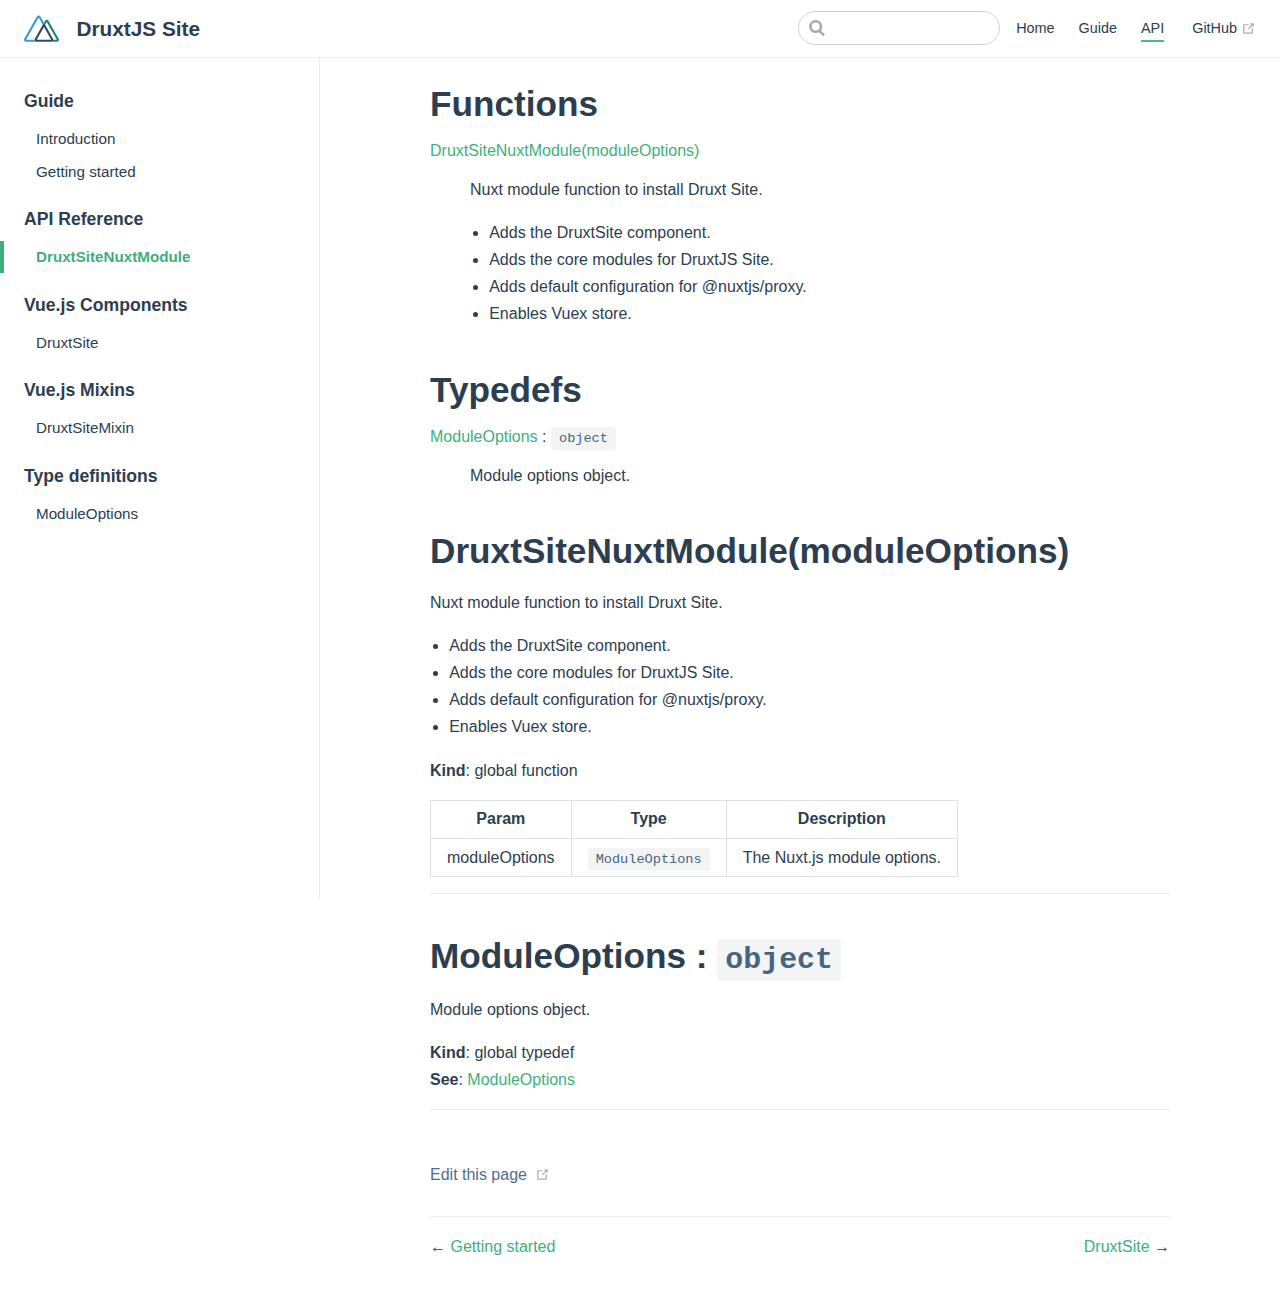
<file: api/nuxtModule.html>
<!DOCTYPE html>
<html lang="en-US">
  <head>
    <meta charset="utf-8">
    <meta name="viewport" content="width=device-width,initial-scale=1">
    <title>DruxtSiteNuxtModule | DruxtJS Site</title>
    <meta name="generator" content="VuePress 1.8.2">
    <link rel="apple-touch-icon" sizes="57x57" href="/apple-icon-57x57.png">
    <link rel="apple-touch-icon" sizes="60x60" href="/apple-icon-60x60.png">
    <link rel="apple-touch-icon" sizes="72x72" href="/apple-icon-72x72.png">
    <link rel="apple-touch-icon" sizes="76x76" href="/apple-icon-76x76.png">
    <link rel="apple-touch-icon" sizes="114x114" href="/apple-icon-114x114.png">
    <link rel="apple-touch-icon" sizes="120x120" href="/apple-icon-120x120.png">
    <link rel="apple-touch-icon" sizes="144x144" href="/apple-icon-144x144.png">
    <link rel="apple-touch-icon" sizes="152x152" href="/apple-icon-152x152.png">
    <link rel="apple-touch-icon" sizes="180x180" href="/apple-icon-180x180.png">
    <link rel="icon" type="image/png" sizes="192x192" href="/android-icon-192x192.png">
    <link rel="icon" type="image/png" sizes="32x32" href="/favicon-32x32.png">
    <link rel="icon" type="image/png" sizes="96x96" href="/favicon-96x96.png">
    <link rel="icon" type="image/png" sizes="16x16" href="/favicon-16x16.png">
    <link rel="manifest" href="/manifest.json">
    <meta name="description" content="Out of the box decoupled Drupal Site module for DruxtJS.">
    <meta name="msapplication-TileColor" content="#ffffff">
    <meta name="msapplication-TileImage" content="/ms-icon-144x144.png">
    <meta name="theme-color" content="#ffffff">
    
    <link rel="preload" href="/assets/css/0.styles.711bfc72.css" as="style"><link rel="preload" href="/assets/js/app.ee9dde23.js" as="script"><link rel="preload" href="/assets/js/3.f8e6c229.js" as="script"><link rel="preload" href="/assets/js/15.6beb5d97.js" as="script"><link rel="prefetch" href="/assets/js/10.9f948653.js"><link rel="prefetch" href="/assets/js/11.a6bae95f.js"><link rel="prefetch" href="/assets/js/12.da38615e.js"><link rel="prefetch" href="/assets/js/13.abca7694.js"><link rel="prefetch" href="/assets/js/14.38c3c7fc.js"><link rel="prefetch" href="/assets/js/16.57334642.js"><link rel="prefetch" href="/assets/js/2.3fd563e1.js"><link rel="prefetch" href="/assets/js/4.a63cbe72.js"><link rel="prefetch" href="/assets/js/5.67cbef30.js"><link rel="prefetch" href="/assets/js/6.3a64e754.js"><link rel="prefetch" href="/assets/js/7.444be283.js"><link rel="prefetch" href="/assets/js/8.dce7edc8.js"><link rel="prefetch" href="/assets/js/9.99b8f1f4.js">
    <link rel="stylesheet" href="/assets/css/0.styles.711bfc72.css">
  </head>
  <body>
    <div id="app" data-server-rendered="true"><div class="theme-container"><header class="navbar"><div class="sidebar-button"><svg xmlns="http://www.w3.org/2000/svg" aria-hidden="true" role="img" viewBox="0 0 448 512" class="icon"><path fill="currentColor" d="M436 124H12c-6.627 0-12-5.373-12-12V80c0-6.627 5.373-12 12-12h424c6.627 0 12 5.373 12 12v32c0 6.627-5.373 12-12 12zm0 160H12c-6.627 0-12-5.373-12-12v-32c0-6.627 5.373-12 12-12h424c6.627 0 12 5.373 12 12v32c0 6.627-5.373 12-12 12zm0 160H12c-6.627 0-12-5.373-12-12v-32c0-6.627 5.373-12 12-12h424c6.627 0 12 5.373 12 12v32c0 6.627-5.373 12-12 12z"></path></svg></div> <a href="/" class="home-link router-link-active"><img src="/logo.svg" alt="DruxtJS Site" class="logo"> <span class="site-name can-hide">DruxtJS Site</span></a> <div class="links"><div class="search-box"><input aria-label="Search" autocomplete="off" spellcheck="false" value=""> <!----></div> <nav class="nav-links can-hide"><div class="nav-item"><a href="/" class="nav-link">
  Home
</a></div><div class="nav-item"><a href="/guide/" class="nav-link">
  Guide
</a></div><div class="nav-item"><a href="/api/" class="nav-link router-link-active">
  API
</a></div> <a href="https://github.com/druxt/druxt-site" target="_blank" rel="noopener noreferrer" class="repo-link">
    GitHub
    <span><svg xmlns="http://www.w3.org/2000/svg" aria-hidden="true" focusable="false" x="0px" y="0px" viewBox="0 0 100 100" width="15" height="15" class="icon outbound"><path fill="currentColor" d="M18.8,85.1h56l0,0c2.2,0,4-1.8,4-4v-32h-8v28h-48v-48h28v-8h-32l0,0c-2.2,0-4,1.8-4,4v56C14.8,83.3,16.6,85.1,18.8,85.1z"></path> <polygon fill="currentColor" points="45.7,48.7 51.3,54.3 77.2,28.5 77.2,37.2 85.2,37.2 85.2,14.9 62.8,14.9 62.8,22.9 71.5,22.9"></polygon></svg> <span class="sr-only">(opens new window)</span></span></a></nav></div></header> <div class="sidebar-mask"></div> <aside class="sidebar"><nav class="nav-links"><div class="nav-item"><a href="/" class="nav-link">
  Home
</a></div><div class="nav-item"><a href="/guide/" class="nav-link">
  Guide
</a></div><div class="nav-item"><a href="/api/" class="nav-link router-link-active">
  API
</a></div> <a href="https://github.com/druxt/druxt-site" target="_blank" rel="noopener noreferrer" class="repo-link">
    GitHub
    <span><svg xmlns="http://www.w3.org/2000/svg" aria-hidden="true" focusable="false" x="0px" y="0px" viewBox="0 0 100 100" width="15" height="15" class="icon outbound"><path fill="currentColor" d="M18.8,85.1h56l0,0c2.2,0,4-1.8,4-4v-32h-8v28h-48v-48h28v-8h-32l0,0c-2.2,0-4,1.8-4,4v56C14.8,83.3,16.6,85.1,18.8,85.1z"></path> <polygon fill="currentColor" points="45.7,48.7 51.3,54.3 77.2,28.5 77.2,37.2 85.2,37.2 85.2,14.9 62.8,14.9 62.8,22.9 71.5,22.9"></polygon></svg> <span class="sr-only">(opens new window)</span></span></a></nav>  <ul class="sidebar-links"><li><section class="sidebar-group depth-0"><p class="sidebar-heading"><span>Guide</span> <!----></p> <ul class="sidebar-links sidebar-group-items"><li><a href="/guide/" class="sidebar-link">Introduction</a></li><li><a href="/guide/getting-started.html" class="sidebar-link">Getting started</a></li></ul></section></li><li><section class="sidebar-group depth-0"><a href="/api" class="sidebar-heading clickable router-link-active open"><span>API Reference</span> <!----></a> <ul class="sidebar-links sidebar-group-items"><li><a href="/api/nuxtModule.html" aria-current="page" class="active sidebar-link">DruxtSiteNuxtModule</a></li></ul></section></li><li><section class="sidebar-group depth-0"><p class="sidebar-heading"><span>Vue.js Components</span> <!----></p> <ul class="sidebar-links sidebar-group-items"><li><a href="/api/components/DruxtSite.html" class="sidebar-link">DruxtSite</a></li></ul></section></li><li><section class="sidebar-group depth-0"><p class="sidebar-heading"><span>Vue.js Mixins</span> <!----></p> <ul class="sidebar-links sidebar-group-items"><li><a href="/api/mixins/site.html" class="sidebar-link">DruxtSiteMixin</a></li></ul></section></li><li><section class="sidebar-group depth-0"><p class="sidebar-heading"><span>Type definitions</span> <!----></p> <ul class="sidebar-links sidebar-group-items"><li><a href="/api/typedefs/moduleOptions.html" class="sidebar-link">ModuleOptions</a></li></ul></section></li></ul> </aside> <main class="page"> <div class="theme-default-content content__default"><h1 id="functions"><a href="#functions" class="header-anchor">#</a> Functions</h1> <dl><dt><a href="#DruxtSiteNuxtModule">DruxtSiteNuxtModule(moduleOptions)</a></dt> <dd><p>Nuxt module function to install Druxt Site.</p> <ul><li>Adds the DruxtSite component.</li> <li>Adds the core modules for DruxtJS Site.</li> <li>Adds default configuration for @nuxtjs/proxy.</li> <li>Enables Vuex store.</li></ul></dd></dl> <h1 id="typedefs"><a href="#typedefs" class="header-anchor">#</a> Typedefs</h1> <dl><dt><a href="#ModuleOptions">ModuleOptions</a> : <code>object</code></dt> <dd><p>Module options object.</p></dd></dl> <p><a name="DruxtSiteNuxtModule"></a></p> <h1 id="druxtsitenuxtmodule-moduleoptions"><a href="#druxtsitenuxtmodule-moduleoptions" class="header-anchor">#</a> DruxtSiteNuxtModule(moduleOptions)</h1> <p>Nuxt module function to install Druxt Site.</p> <ul><li>Adds the DruxtSite component.</li> <li>Adds the core modules for DruxtJS Site.</li> <li>Adds default configuration for @nuxtjs/proxy.</li> <li>Enables Vuex store.</li></ul> <p><strong>Kind</strong>: global function</p> <table><thead><tr><th>Param</th> <th>Type</th> <th>Description</th></tr></thead> <tbody><tr><td>moduleOptions</td> <td><a href="#ModuleOptions"><code>ModuleOptions</code></a></td> <td>The Nuxt.js module options.</td></tr></tbody></table> <hr> <p><a name="ModuleOptions"></a></p> <h1 id="moduleoptions-object"><a href="#moduleoptions-object" class="header-anchor">#</a> ModuleOptions : <code>object</code></h1> <p>Module options object.</p> <p><strong>Kind</strong>: global typedef<br> <strong>See</strong>: <a href="./typedefs/moduleOptions">ModuleOptions</a></p> <hr></div> <footer class="page-edit"><div class="edit-link"><a href="https://github.com/druxt/druxt-site/edit/master/docs/api/nuxtModule.md" target="_blank" rel="noopener noreferrer">Edit this page</a> <span><svg xmlns="http://www.w3.org/2000/svg" aria-hidden="true" focusable="false" x="0px" y="0px" viewBox="0 0 100 100" width="15" height="15" class="icon outbound"><path fill="currentColor" d="M18.8,85.1h56l0,0c2.2,0,4-1.8,4-4v-32h-8v28h-48v-48h28v-8h-32l0,0c-2.2,0-4,1.8-4,4v56C14.8,83.3,16.6,85.1,18.8,85.1z"></path> <polygon fill="currentColor" points="45.7,48.7 51.3,54.3 77.2,28.5 77.2,37.2 85.2,37.2 85.2,14.9 62.8,14.9 62.8,22.9 71.5,22.9"></polygon></svg> <span class="sr-only">(opens new window)</span></span></div> <!----></footer> <div class="page-nav"><p class="inner"><span class="prev">
      ←
      <a href="/guide/getting-started.html" class="prev">
        Getting started
      </a></span> <span class="next"><a href="/api/components/DruxtSite.html">
        DruxtSite
      </a>
      →
    </span></p></div> </main></div><div class="global-ui"></div></div>
    <script src="/assets/js/app.ee9dde23.js" defer></script><script src="/assets/js/3.f8e6c229.js" defer></script><script src="/assets/js/15.6beb5d97.js" defer></script>
  </body>
</html>
</file>
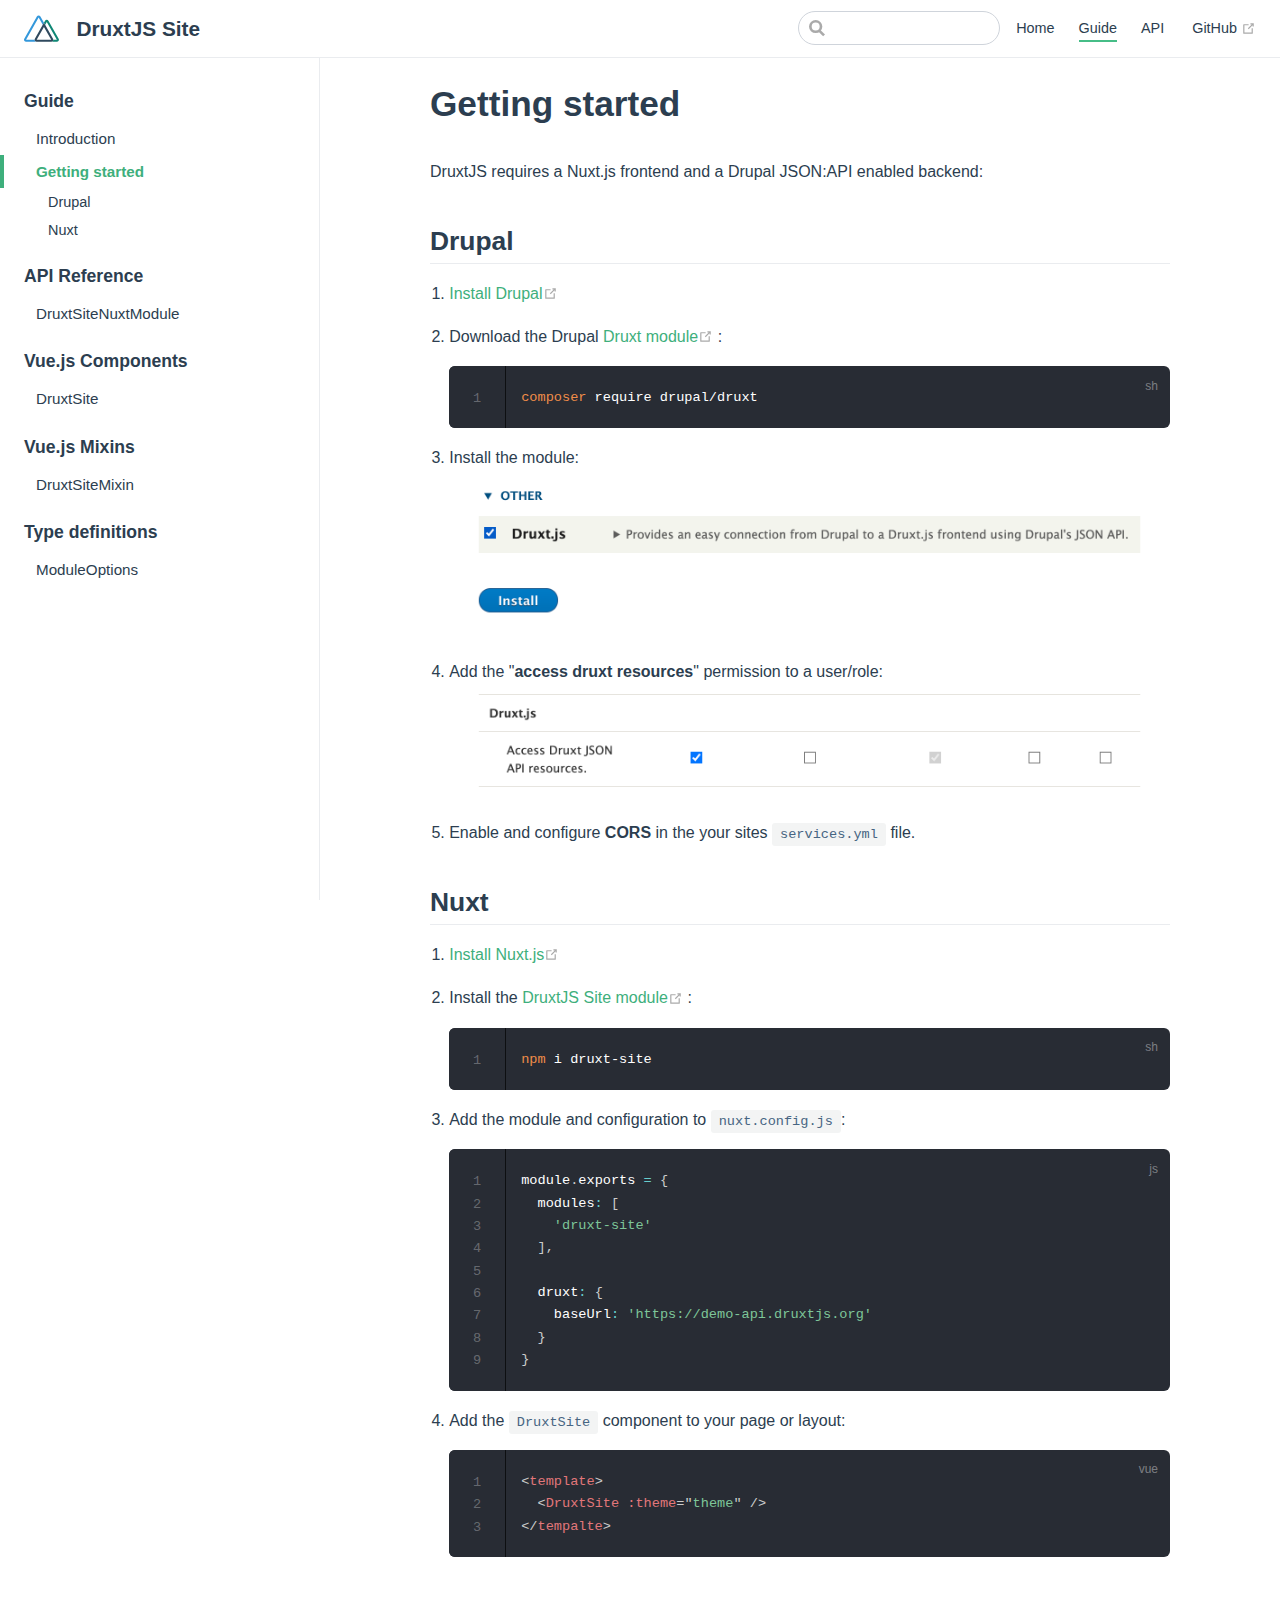
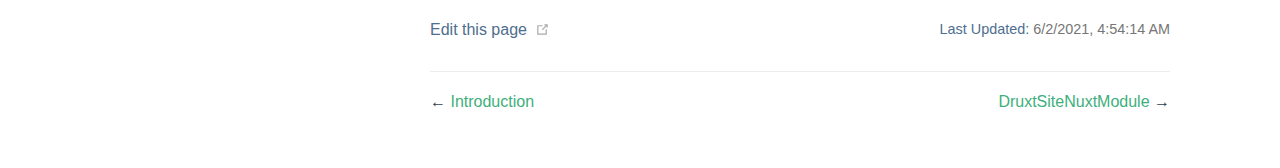
<file: guide/getting-started.html>
<!DOCTYPE html>
<html lang="en-US">
  <head>
    <meta charset="utf-8">
    <meta name="viewport" content="width=device-width,initial-scale=1">
    <title>Getting started | DruxtJS Site</title>
    <meta name="generator" content="VuePress 1.8.2">
    <link rel="apple-touch-icon" sizes="57x57" href="/apple-icon-57x57.png">
    <link rel="apple-touch-icon" sizes="60x60" href="/apple-icon-60x60.png">
    <link rel="apple-touch-icon" sizes="72x72" href="/apple-icon-72x72.png">
    <link rel="apple-touch-icon" sizes="76x76" href="/apple-icon-76x76.png">
    <link rel="apple-touch-icon" sizes="114x114" href="/apple-icon-114x114.png">
    <link rel="apple-touch-icon" sizes="120x120" href="/apple-icon-120x120.png">
    <link rel="apple-touch-icon" sizes="144x144" href="/apple-icon-144x144.png">
    <link rel="apple-touch-icon" sizes="152x152" href="/apple-icon-152x152.png">
    <link rel="apple-touch-icon" sizes="180x180" href="/apple-icon-180x180.png">
    <link rel="icon" type="image/png" sizes="192x192" href="/android-icon-192x192.png">
    <link rel="icon" type="image/png" sizes="32x32" href="/favicon-32x32.png">
    <link rel="icon" type="image/png" sizes="96x96" href="/favicon-96x96.png">
    <link rel="icon" type="image/png" sizes="16x16" href="/favicon-16x16.png">
    <link rel="manifest" href="/manifest.json">
    <meta name="description" content="Out of the box decoupled Drupal Site module for DruxtJS.">
    <meta name="msapplication-TileColor" content="#ffffff">
    <meta name="msapplication-TileImage" content="/ms-icon-144x144.png">
    <meta name="theme-color" content="#ffffff">
    
    <link rel="preload" href="/assets/css/0.styles.711bfc72.css" as="style"><link rel="preload" href="/assets/js/app.ee9dde23.js" as="script"><link rel="preload" href="/assets/js/3.f8e6c229.js" as="script"><link rel="preload" href="/assets/js/8.dce7edc8.js" as="script"><link rel="prefetch" href="/assets/js/10.9f948653.js"><link rel="prefetch" href="/assets/js/11.a6bae95f.js"><link rel="prefetch" href="/assets/js/12.da38615e.js"><link rel="prefetch" href="/assets/js/13.abca7694.js"><link rel="prefetch" href="/assets/js/14.38c3c7fc.js"><link rel="prefetch" href="/assets/js/15.6beb5d97.js"><link rel="prefetch" href="/assets/js/16.57334642.js"><link rel="prefetch" href="/assets/js/2.3fd563e1.js"><link rel="prefetch" href="/assets/js/4.a63cbe72.js"><link rel="prefetch" href="/assets/js/5.67cbef30.js"><link rel="prefetch" href="/assets/js/6.3a64e754.js"><link rel="prefetch" href="/assets/js/7.444be283.js"><link rel="prefetch" href="/assets/js/9.99b8f1f4.js">
    <link rel="stylesheet" href="/assets/css/0.styles.711bfc72.css">
  </head>
  <body>
    <div id="app" data-server-rendered="true"><div class="theme-container"><header class="navbar"><div class="sidebar-button"><svg xmlns="http://www.w3.org/2000/svg" aria-hidden="true" role="img" viewBox="0 0 448 512" class="icon"><path fill="currentColor" d="M436 124H12c-6.627 0-12-5.373-12-12V80c0-6.627 5.373-12 12-12h424c6.627 0 12 5.373 12 12v32c0 6.627-5.373 12-12 12zm0 160H12c-6.627 0-12-5.373-12-12v-32c0-6.627 5.373-12 12-12h424c6.627 0 12 5.373 12 12v32c0 6.627-5.373 12-12 12zm0 160H12c-6.627 0-12-5.373-12-12v-32c0-6.627 5.373-12 12-12h424c6.627 0 12 5.373 12 12v32c0 6.627-5.373 12-12 12z"></path></svg></div> <a href="/" class="home-link router-link-active"><img src="/logo.svg" alt="DruxtJS Site" class="logo"> <span class="site-name can-hide">DruxtJS Site</span></a> <div class="links"><div class="search-box"><input aria-label="Search" autocomplete="off" spellcheck="false" value=""> <!----></div> <nav class="nav-links can-hide"><div class="nav-item"><a href="/" class="nav-link">
  Home
</a></div><div class="nav-item"><a href="/guide/" class="nav-link router-link-active">
  Guide
</a></div><div class="nav-item"><a href="/api/" class="nav-link">
  API
</a></div> <a href="https://github.com/druxt/druxt-site" target="_blank" rel="noopener noreferrer" class="repo-link">
    GitHub
    <span><svg xmlns="http://www.w3.org/2000/svg" aria-hidden="true" focusable="false" x="0px" y="0px" viewBox="0 0 100 100" width="15" height="15" class="icon outbound"><path fill="currentColor" d="M18.8,85.1h56l0,0c2.2,0,4-1.8,4-4v-32h-8v28h-48v-48h28v-8h-32l0,0c-2.2,0-4,1.8-4,4v56C14.8,83.3,16.6,85.1,18.8,85.1z"></path> <polygon fill="currentColor" points="45.7,48.7 51.3,54.3 77.2,28.5 77.2,37.2 85.2,37.2 85.2,14.9 62.8,14.9 62.8,22.9 71.5,22.9"></polygon></svg> <span class="sr-only">(opens new window)</span></span></a></nav></div></header> <div class="sidebar-mask"></div> <aside class="sidebar"><nav class="nav-links"><div class="nav-item"><a href="/" class="nav-link">
  Home
</a></div><div class="nav-item"><a href="/guide/" class="nav-link router-link-active">
  Guide
</a></div><div class="nav-item"><a href="/api/" class="nav-link">
  API
</a></div> <a href="https://github.com/druxt/druxt-site" target="_blank" rel="noopener noreferrer" class="repo-link">
    GitHub
    <span><svg xmlns="http://www.w3.org/2000/svg" aria-hidden="true" focusable="false" x="0px" y="0px" viewBox="0 0 100 100" width="15" height="15" class="icon outbound"><path fill="currentColor" d="M18.8,85.1h56l0,0c2.2,0,4-1.8,4-4v-32h-8v28h-48v-48h28v-8h-32l0,0c-2.2,0-4,1.8-4,4v56C14.8,83.3,16.6,85.1,18.8,85.1z"></path> <polygon fill="currentColor" points="45.7,48.7 51.3,54.3 77.2,28.5 77.2,37.2 85.2,37.2 85.2,14.9 62.8,14.9 62.8,22.9 71.5,22.9"></polygon></svg> <span class="sr-only">(opens new window)</span></span></a></nav>  <ul class="sidebar-links"><li><section class="sidebar-group depth-0"><p class="sidebar-heading open"><span>Guide</span> <!----></p> <ul class="sidebar-links sidebar-group-items"><li><a href="/guide/" aria-current="page" class="sidebar-link">Introduction</a></li><li><a href="/guide/getting-started.html" aria-current="page" class="active sidebar-link">Getting started</a><ul class="sidebar-sub-headers"><li class="sidebar-sub-header"><a href="/guide/getting-started.html#drupal" class="sidebar-link">Drupal</a></li><li class="sidebar-sub-header"><a href="/guide/getting-started.html#nuxt" class="sidebar-link">Nuxt</a></li></ul></li></ul></section></li><li><section class="sidebar-group depth-0"><a href="/api" class="sidebar-heading clickable"><span>API Reference</span> <!----></a> <ul class="sidebar-links sidebar-group-items"><li><a href="/api/nuxtModule.html" class="sidebar-link">DruxtSiteNuxtModule</a></li></ul></section></li><li><section class="sidebar-group depth-0"><p class="sidebar-heading"><span>Vue.js Components</span> <!----></p> <ul class="sidebar-links sidebar-group-items"><li><a href="/api/components/DruxtSite.html" class="sidebar-link">DruxtSite</a></li></ul></section></li><li><section class="sidebar-group depth-0"><p class="sidebar-heading"><span>Vue.js Mixins</span> <!----></p> <ul class="sidebar-links sidebar-group-items"><li><a href="/api/mixins/site.html" class="sidebar-link">DruxtSiteMixin</a></li></ul></section></li><li><section class="sidebar-group depth-0"><p class="sidebar-heading"><span>Type definitions</span> <!----></p> <ul class="sidebar-links sidebar-group-items"><li><a href="/api/typedefs/moduleOptions.html" class="sidebar-link">ModuleOptions</a></li></ul></section></li></ul> </aside> <main class="page"> <div class="theme-default-content content__default"><h1 id="getting-started"><a href="#getting-started" class="header-anchor">#</a> Getting started</h1> <p>DruxtJS requires a Nuxt.js frontend and a Drupal JSON:API enabled backend:</p> <h2 id="drupal"><a href="#drupal" class="header-anchor">#</a> Drupal</h2> <ol><li><p><a href="https://www.drupal.org/docs/installing-drupal" target="_blank" rel="noopener noreferrer">Install Drupal<span><svg xmlns="http://www.w3.org/2000/svg" aria-hidden="true" focusable="false" x="0px" y="0px" viewBox="0 0 100 100" width="15" height="15" class="icon outbound"><path fill="currentColor" d="M18.8,85.1h56l0,0c2.2,0,4-1.8,4-4v-32h-8v28h-48v-48h28v-8h-32l0,0c-2.2,0-4,1.8-4,4v56C14.8,83.3,16.6,85.1,18.8,85.1z"></path> <polygon fill="currentColor" points="45.7,48.7 51.3,54.3 77.2,28.5 77.2,37.2 85.2,37.2 85.2,14.9 62.8,14.9 62.8,22.9 71.5,22.9"></polygon></svg> <span class="sr-only">(opens new window)</span></span></a></p></li> <li><p>Download the Drupal <a href="https://www.drupal.org/project/druxt" target="_blank" rel="noopener noreferrer">Druxt module<span><svg xmlns="http://www.w3.org/2000/svg" aria-hidden="true" focusable="false" x="0px" y="0px" viewBox="0 0 100 100" width="15" height="15" class="icon outbound"><path fill="currentColor" d="M18.8,85.1h56l0,0c2.2,0,4-1.8,4-4v-32h-8v28h-48v-48h28v-8h-32l0,0c-2.2,0-4,1.8-4,4v56C14.8,83.3,16.6,85.1,18.8,85.1z"></path> <polygon fill="currentColor" points="45.7,48.7 51.3,54.3 77.2,28.5 77.2,37.2 85.2,37.2 85.2,14.9 62.8,14.9 62.8,22.9 71.5,22.9"></polygon></svg> <span class="sr-only">(opens new window)</span></span></a>:</p> <div class="language-sh line-numbers-mode"><pre class="language-sh"><code><span class="token function">composer</span> require drupal/druxt
</code></pre> <div class="line-numbers-wrapper"><span class="line-number">1</span><br></div></div></li> <li><p>Install the module:
<img src="/assets/img/install.48793e3c.png" alt="Install the module"></p></li> <li><p>Add the &quot;<strong>access druxt resources</strong>&quot; permission to a user/role:
<img src="/assets/img/permissions.e43e86ae.png" alt="Install the module"></p></li> <li><p>Enable and configure <strong>CORS</strong> in the your sites <code>services.yml</code> file.</p></li></ol> <h2 id="nuxt"><a href="#nuxt" class="header-anchor">#</a> Nuxt</h2> <ol><li><p><a href="https://nuxtjs.org/guide/installation/" target="_blank" rel="noopener noreferrer">Install Nuxt.js<span><svg xmlns="http://www.w3.org/2000/svg" aria-hidden="true" focusable="false" x="0px" y="0px" viewBox="0 0 100 100" width="15" height="15" class="icon outbound"><path fill="currentColor" d="M18.8,85.1h56l0,0c2.2,0,4-1.8,4-4v-32h-8v28h-48v-48h28v-8h-32l0,0c-2.2,0-4,1.8-4,4v56C14.8,83.3,16.6,85.1,18.8,85.1z"></path> <polygon fill="currentColor" points="45.7,48.7 51.3,54.3 77.2,28.5 77.2,37.2 85.2,37.2 85.2,14.9 62.8,14.9 62.8,22.9 71.5,22.9"></polygon></svg> <span class="sr-only">(opens new window)</span></span></a></p></li> <li><p>Install the <a href="http://npmjs.com/package/druxt-site" target="_blank" rel="noopener noreferrer">DruxtJS Site module<span><svg xmlns="http://www.w3.org/2000/svg" aria-hidden="true" focusable="false" x="0px" y="0px" viewBox="0 0 100 100" width="15" height="15" class="icon outbound"><path fill="currentColor" d="M18.8,85.1h56l0,0c2.2,0,4-1.8,4-4v-32h-8v28h-48v-48h28v-8h-32l0,0c-2.2,0-4,1.8-4,4v56C14.8,83.3,16.6,85.1,18.8,85.1z"></path> <polygon fill="currentColor" points="45.7,48.7 51.3,54.3 77.2,28.5 77.2,37.2 85.2,37.2 85.2,14.9 62.8,14.9 62.8,22.9 71.5,22.9"></polygon></svg> <span class="sr-only">(opens new window)</span></span></a>:</p> <div class="language-sh line-numbers-mode"><pre class="language-sh"><code><span class="token function">npm</span> i druxt-site
</code></pre> <div class="line-numbers-wrapper"><span class="line-number">1</span><br></div></div></li> <li><p>Add the module and configuration to <code>nuxt.config.js</code>:</p> <div class="language-js line-numbers-mode"><pre class="language-js"><code>module<span class="token punctuation">.</span>exports <span class="token operator">=</span> <span class="token punctuation">{</span>
  modules<span class="token operator">:</span> <span class="token punctuation">[</span>
    <span class="token string">'druxt-site'</span>
  <span class="token punctuation">]</span><span class="token punctuation">,</span>

  druxt<span class="token operator">:</span> <span class="token punctuation">{</span>
    baseUrl<span class="token operator">:</span> <span class="token string">'https://demo-api.druxtjs.org'</span>
  <span class="token punctuation">}</span>
<span class="token punctuation">}</span>
</code></pre> <div class="line-numbers-wrapper"><span class="line-number">1</span><br><span class="line-number">2</span><br><span class="line-number">3</span><br><span class="line-number">4</span><br><span class="line-number">5</span><br><span class="line-number">6</span><br><span class="line-number">7</span><br><span class="line-number">8</span><br><span class="line-number">9</span><br></div></div></li> <li><p>Add the <code>DruxtSite</code> component to your page or layout:</p> <div class="language-vue line-numbers-mode"><pre class="language-vue"><code><span class="token tag"><span class="token tag"><span class="token punctuation">&lt;</span>template</span><span class="token punctuation">&gt;</span></span>
  <span class="token tag"><span class="token tag"><span class="token punctuation">&lt;</span>DruxtSite</span> <span class="token attr-name">:theme</span><span class="token attr-value"><span class="token punctuation attr-equals">=</span><span class="token punctuation">&quot;</span>theme<span class="token punctuation">&quot;</span></span> <span class="token punctuation">/&gt;</span></span>
<span class="token tag"><span class="token tag"><span class="token punctuation">&lt;/</span>tempalte</span><span class="token punctuation">&gt;</span></span>
</code></pre> <div class="line-numbers-wrapper"><span class="line-number">1</span><br><span class="line-number">2</span><br><span class="line-number">3</span><br></div></div></li></ol></div> <footer class="page-edit"><div class="edit-link"><a href="https://github.com/druxt/druxt-site/edit/master/docs/guide/getting-started.md" target="_blank" rel="noopener noreferrer">Edit this page</a> <span><svg xmlns="http://www.w3.org/2000/svg" aria-hidden="true" focusable="false" x="0px" y="0px" viewBox="0 0 100 100" width="15" height="15" class="icon outbound"><path fill="currentColor" d="M18.8,85.1h56l0,0c2.2,0,4-1.8,4-4v-32h-8v28h-48v-48h28v-8h-32l0,0c-2.2,0-4,1.8-4,4v56C14.8,83.3,16.6,85.1,18.8,85.1z"></path> <polygon fill="currentColor" points="45.7,48.7 51.3,54.3 77.2,28.5 77.2,37.2 85.2,37.2 85.2,14.9 62.8,14.9 62.8,22.9 71.5,22.9"></polygon></svg> <span class="sr-only">(opens new window)</span></span></div> <div class="last-updated"><span class="prefix">Last Updated:</span> <span class="time">6/2/2021, 4:54:14 AM</span></div></footer> <div class="page-nav"><p class="inner"><span class="prev">
      ←
      <a href="/guide/" class="prev router-link-active">
        Introduction
      </a></span> <span class="next"><a href="/api/nuxtModule.html">
        DruxtSiteNuxtModule
      </a>
      →
    </span></p></div> </main></div><div class="global-ui"></div></div>
    <script src="/assets/js/app.ee9dde23.js" defer></script><script src="/assets/js/3.f8e6c229.js" defer></script><script src="/assets/js/8.dce7edc8.js" defer></script>
  </body>
</html>
</file>
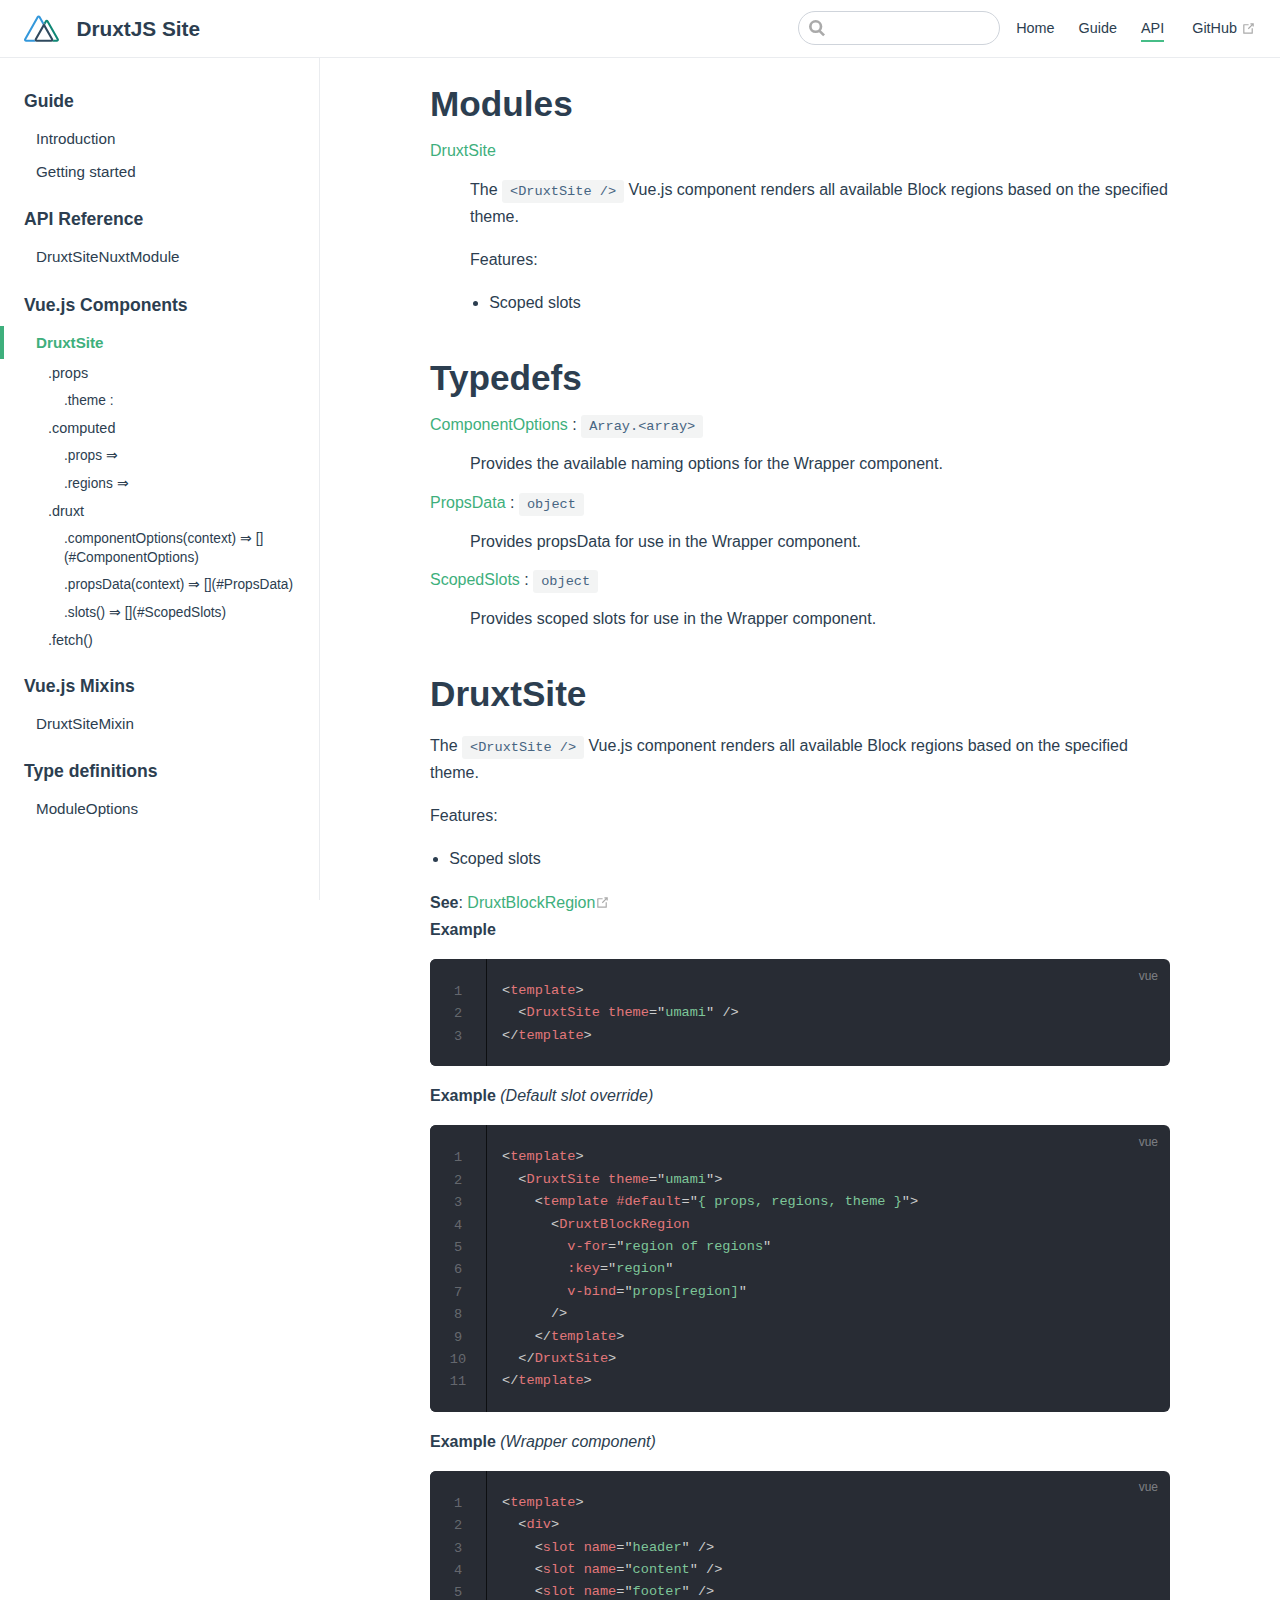
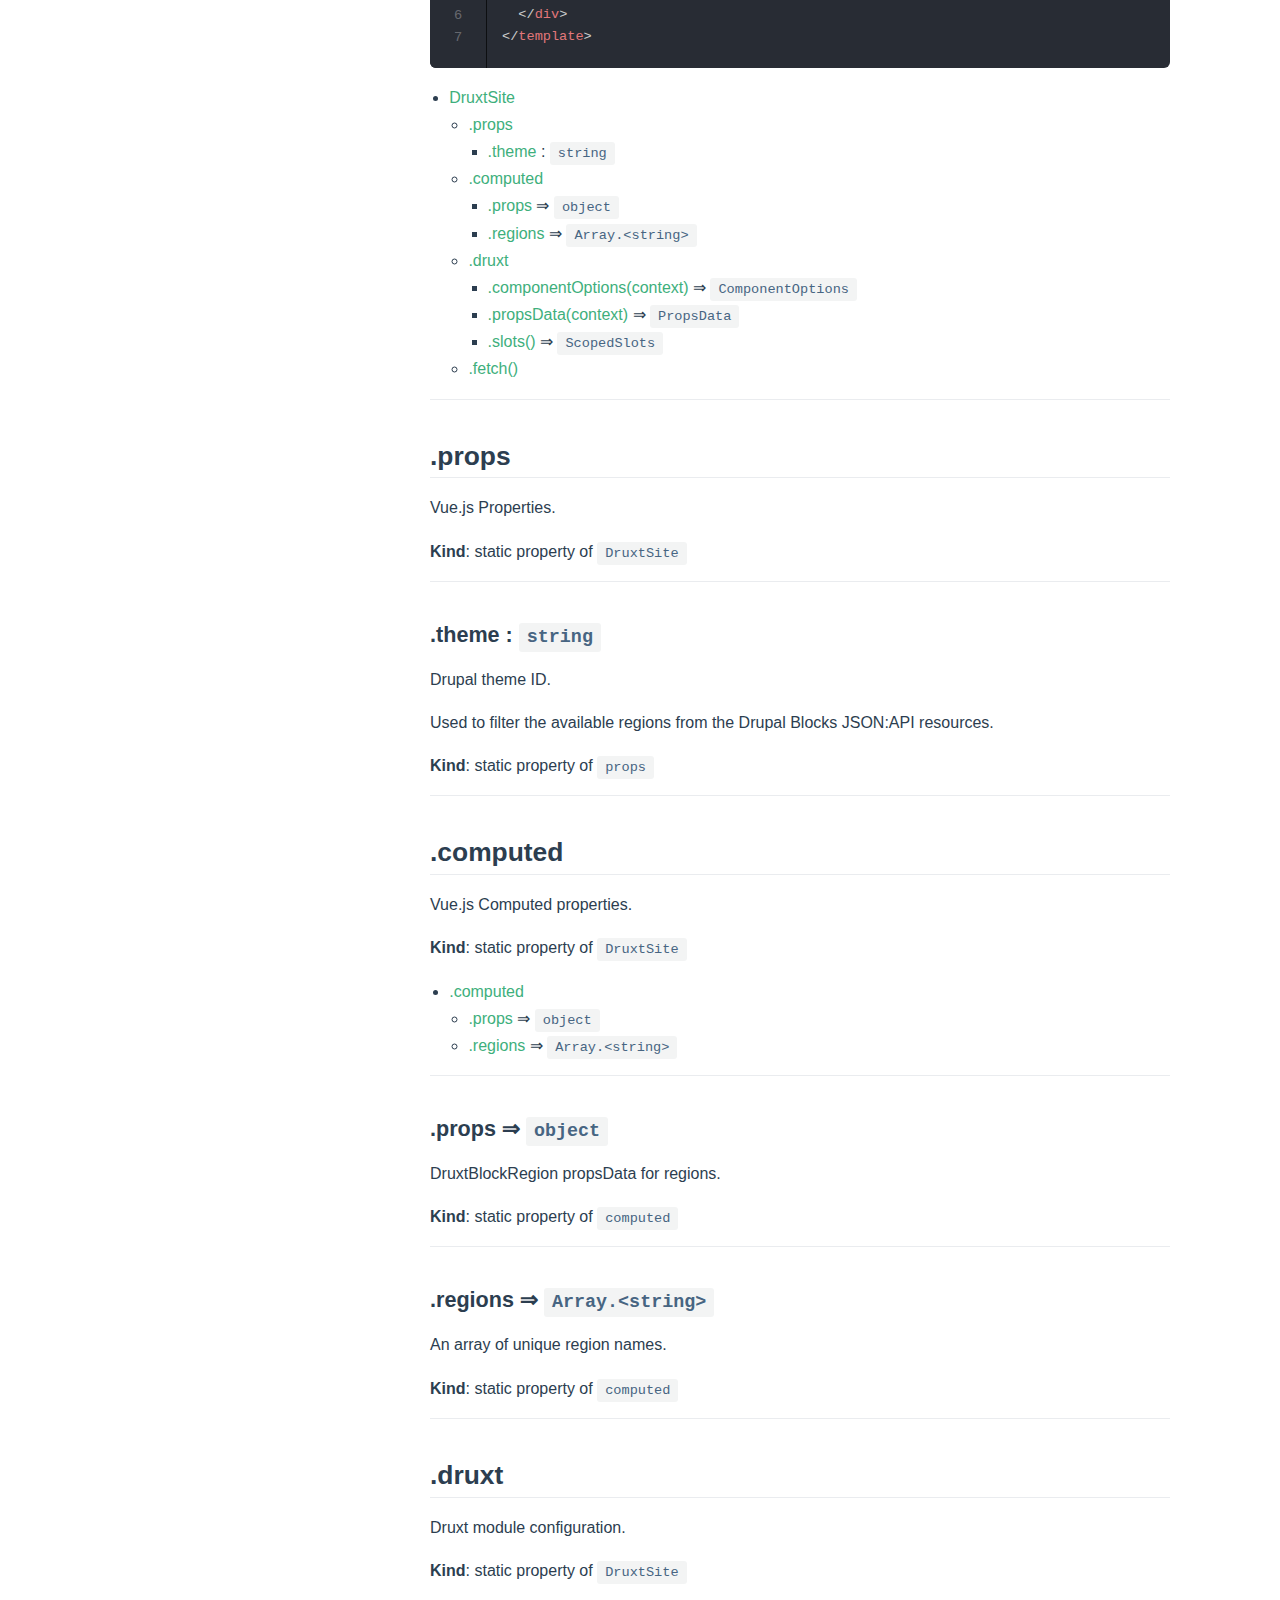
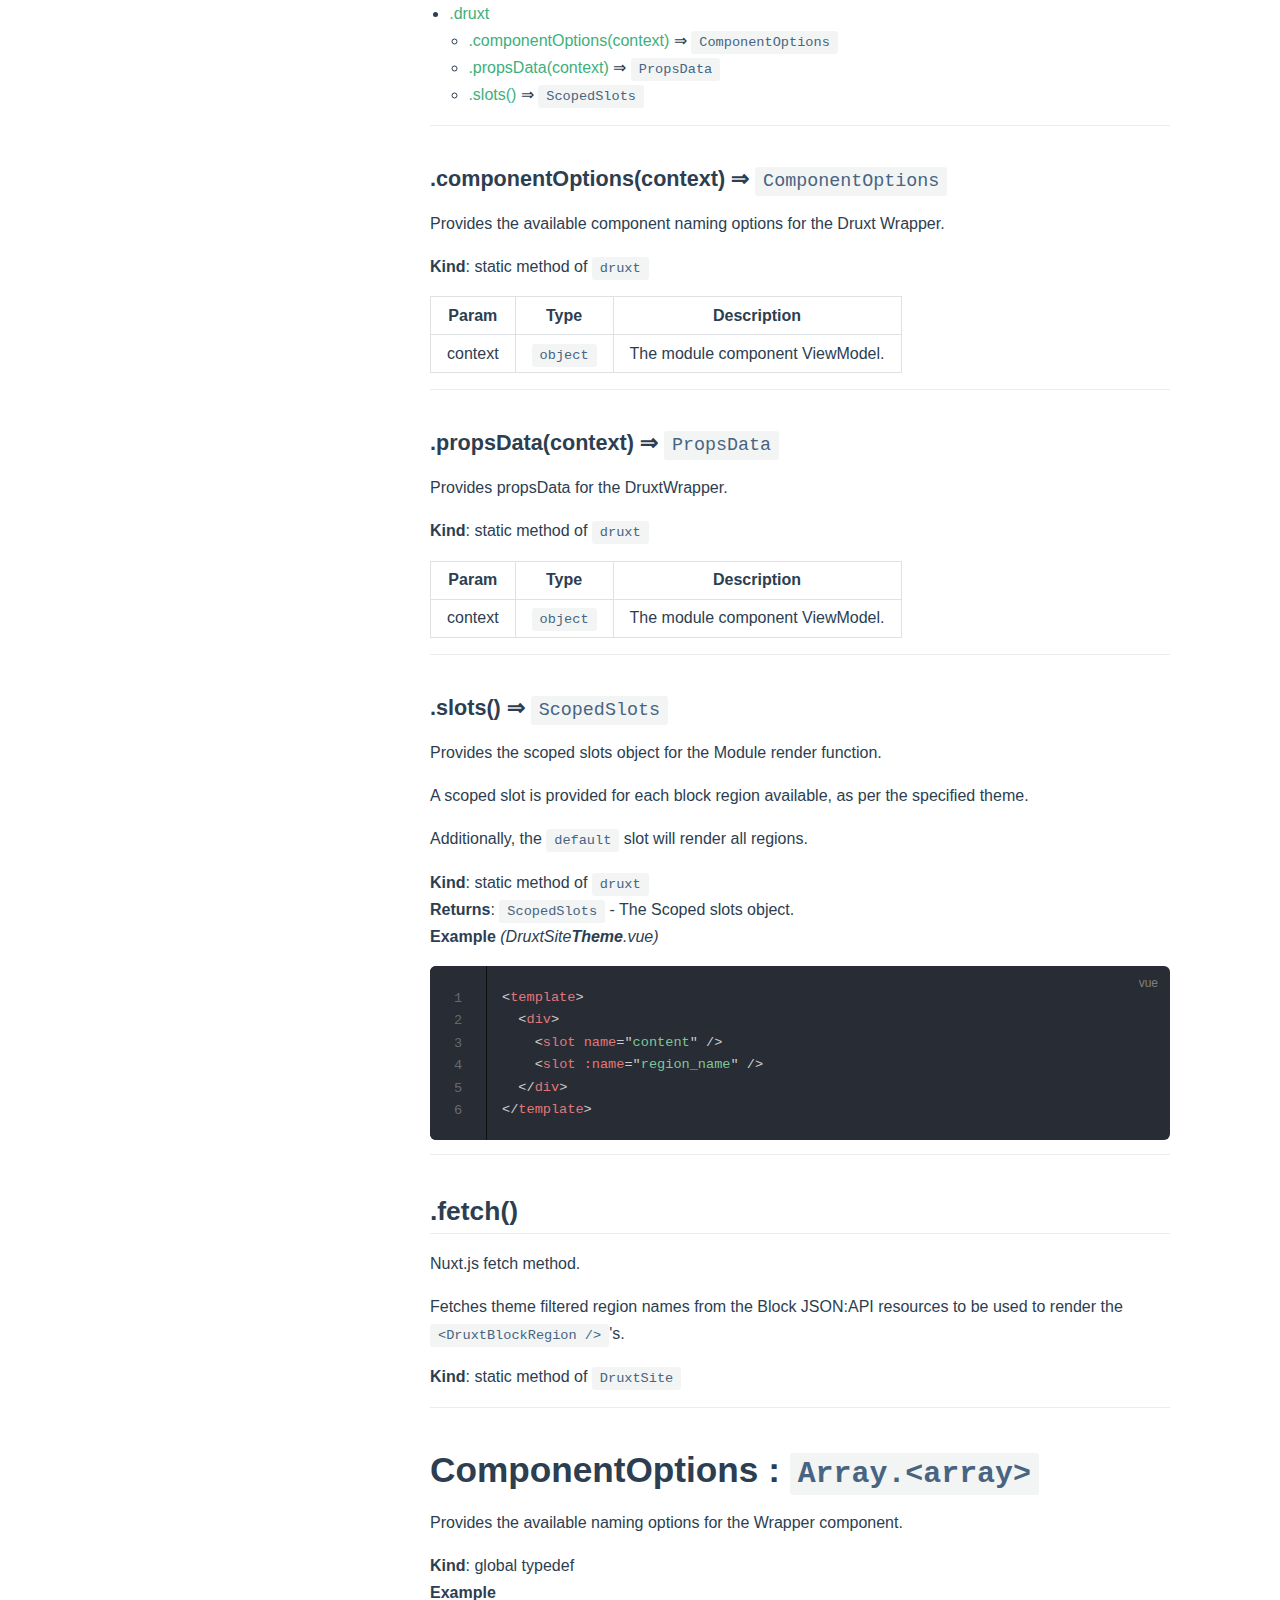
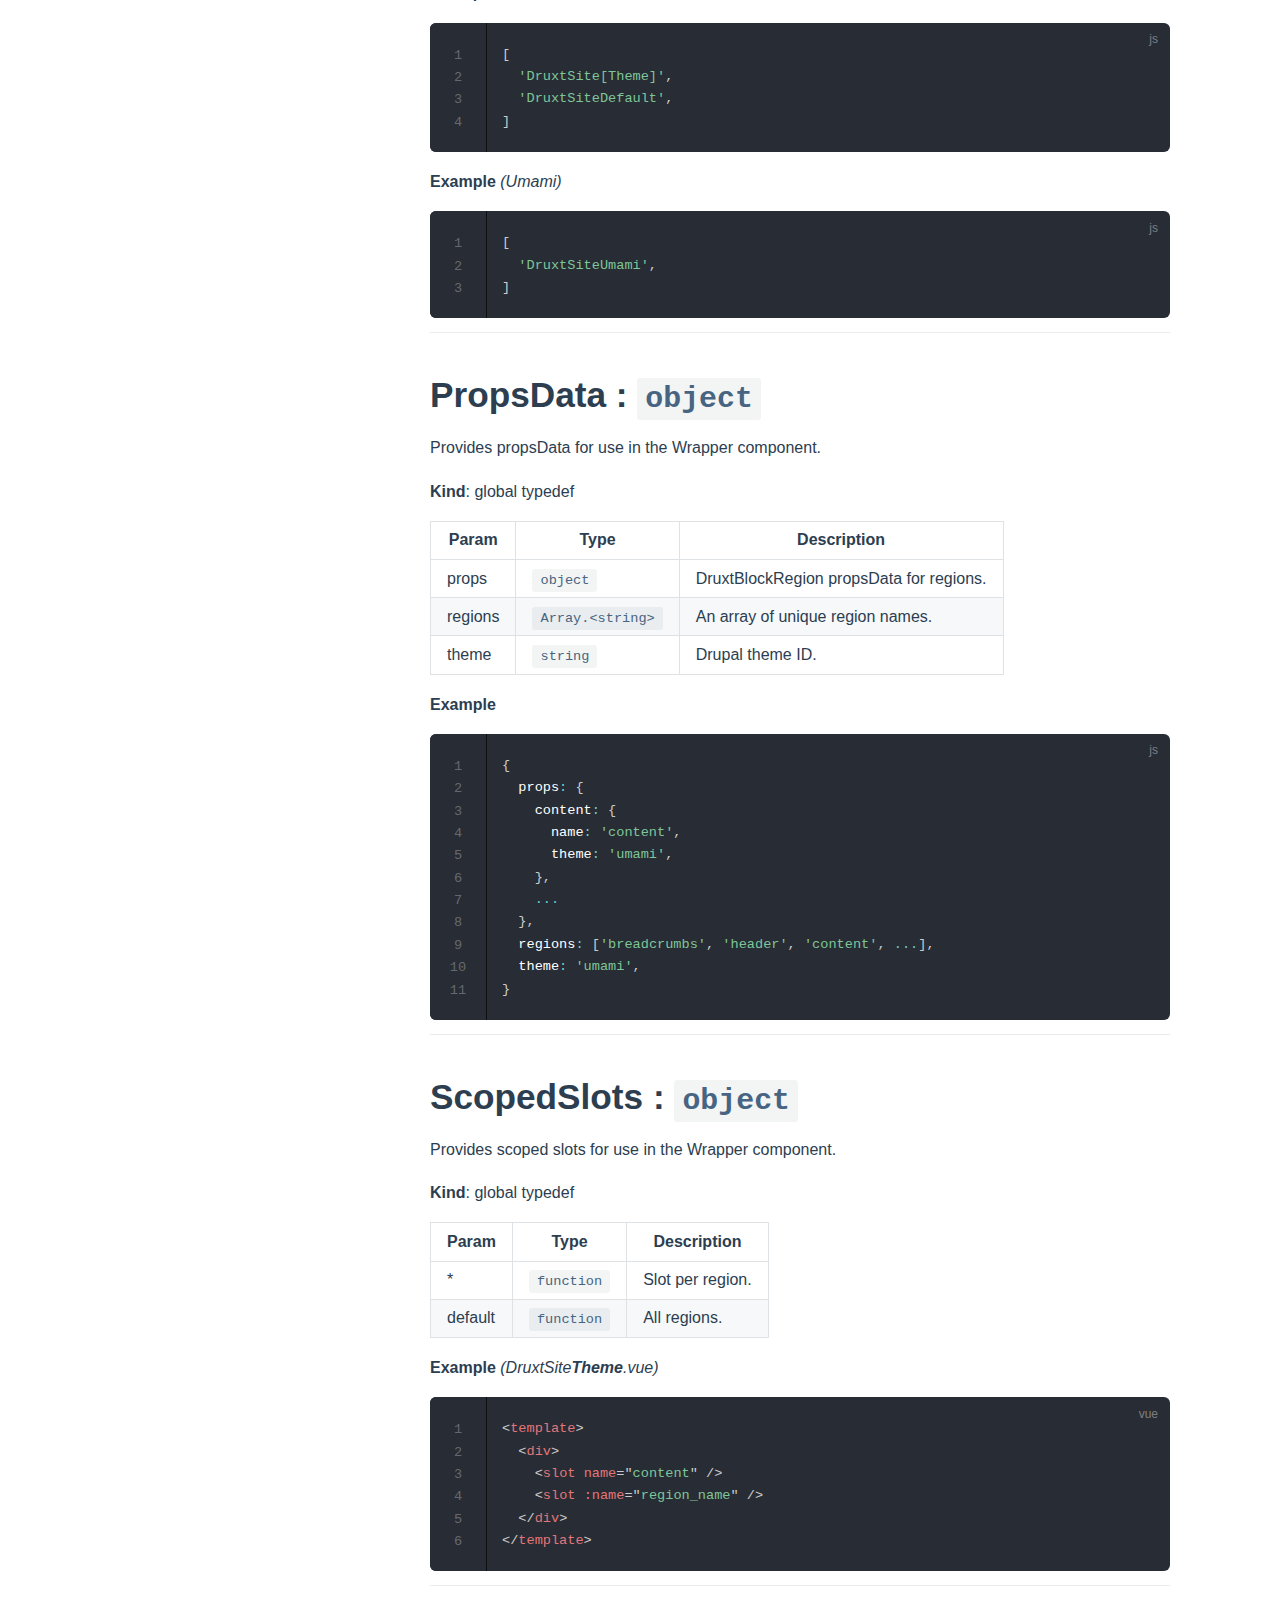
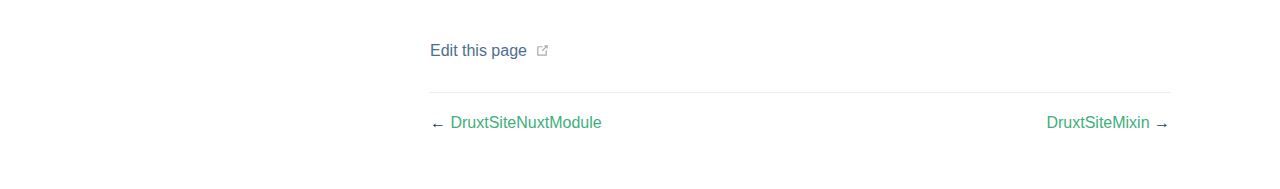
<file: api/components/DruxtSite.html>
<!DOCTYPE html>
<html lang="en-US">
  <head>
    <meta charset="utf-8">
    <meta name="viewport" content="width=device-width,initial-scale=1">
    <title>DruxtSite | DruxtJS Site</title>
    <meta name="generator" content="VuePress 1.8.2">
    <link rel="apple-touch-icon" sizes="57x57" href="/apple-icon-57x57.png">
    <link rel="apple-touch-icon" sizes="60x60" href="/apple-icon-60x60.png">
    <link rel="apple-touch-icon" sizes="72x72" href="/apple-icon-72x72.png">
    <link rel="apple-touch-icon" sizes="76x76" href="/apple-icon-76x76.png">
    <link rel="apple-touch-icon" sizes="114x114" href="/apple-icon-114x114.png">
    <link rel="apple-touch-icon" sizes="120x120" href="/apple-icon-120x120.png">
    <link rel="apple-touch-icon" sizes="144x144" href="/apple-icon-144x144.png">
    <link rel="apple-touch-icon" sizes="152x152" href="/apple-icon-152x152.png">
    <link rel="apple-touch-icon" sizes="180x180" href="/apple-icon-180x180.png">
    <link rel="icon" type="image/png" sizes="192x192" href="/android-icon-192x192.png">
    <link rel="icon" type="image/png" sizes="32x32" href="/favicon-32x32.png">
    <link rel="icon" type="image/png" sizes="96x96" href="/favicon-96x96.png">
    <link rel="icon" type="image/png" sizes="16x16" href="/favicon-16x16.png">
    <link rel="manifest" href="/manifest.json">
    <meta name="description" content="Out of the box decoupled Drupal Site module for DruxtJS.">
    <meta name="msapplication-TileColor" content="#ffffff">
    <meta name="msapplication-TileImage" content="/ms-icon-144x144.png">
    <meta name="theme-color" content="#ffffff">
    
    <link rel="preload" href="/assets/css/0.styles.711bfc72.css" as="style"><link rel="preload" href="/assets/js/app.ee9dde23.js" as="script"><link rel="preload" href="/assets/js/3.f8e6c229.js" as="script"><link rel="preload" href="/assets/js/12.da38615e.js" as="script"><link rel="prefetch" href="/assets/js/10.9f948653.js"><link rel="prefetch" href="/assets/js/11.a6bae95f.js"><link rel="prefetch" href="/assets/js/13.abca7694.js"><link rel="prefetch" href="/assets/js/14.38c3c7fc.js"><link rel="prefetch" href="/assets/js/15.6beb5d97.js"><link rel="prefetch" href="/assets/js/16.57334642.js"><link rel="prefetch" href="/assets/js/2.3fd563e1.js"><link rel="prefetch" href="/assets/js/4.a63cbe72.js"><link rel="prefetch" href="/assets/js/5.67cbef30.js"><link rel="prefetch" href="/assets/js/6.3a64e754.js"><link rel="prefetch" href="/assets/js/7.444be283.js"><link rel="prefetch" href="/assets/js/8.dce7edc8.js"><link rel="prefetch" href="/assets/js/9.99b8f1f4.js">
    <link rel="stylesheet" href="/assets/css/0.styles.711bfc72.css">
  </head>
  <body>
    <div id="app" data-server-rendered="true"><div class="theme-container"><header class="navbar"><div class="sidebar-button"><svg xmlns="http://www.w3.org/2000/svg" aria-hidden="true" role="img" viewBox="0 0 448 512" class="icon"><path fill="currentColor" d="M436 124H12c-6.627 0-12-5.373-12-12V80c0-6.627 5.373-12 12-12h424c6.627 0 12 5.373 12 12v32c0 6.627-5.373 12-12 12zm0 160H12c-6.627 0-12-5.373-12-12v-32c0-6.627 5.373-12 12-12h424c6.627 0 12 5.373 12 12v32c0 6.627-5.373 12-12 12zm0 160H12c-6.627 0-12-5.373-12-12v-32c0-6.627 5.373-12 12-12h424c6.627 0 12 5.373 12 12v32c0 6.627-5.373 12-12 12z"></path></svg></div> <a href="/" class="home-link router-link-active"><img src="/logo.svg" alt="DruxtJS Site" class="logo"> <span class="site-name can-hide">DruxtJS Site</span></a> <div class="links"><div class="search-box"><input aria-label="Search" autocomplete="off" spellcheck="false" value=""> <!----></div> <nav class="nav-links can-hide"><div class="nav-item"><a href="/" class="nav-link">
  Home
</a></div><div class="nav-item"><a href="/guide/" class="nav-link">
  Guide
</a></div><div class="nav-item"><a href="/api/" class="nav-link router-link-active">
  API
</a></div> <a href="https://github.com/druxt/druxt-site" target="_blank" rel="noopener noreferrer" class="repo-link">
    GitHub
    <span><svg xmlns="http://www.w3.org/2000/svg" aria-hidden="true" focusable="false" x="0px" y="0px" viewBox="0 0 100 100" width="15" height="15" class="icon outbound"><path fill="currentColor" d="M18.8,85.1h56l0,0c2.2,0,4-1.8,4-4v-32h-8v28h-48v-48h28v-8h-32l0,0c-2.2,0-4,1.8-4,4v56C14.8,83.3,16.6,85.1,18.8,85.1z"></path> <polygon fill="currentColor" points="45.7,48.7 51.3,54.3 77.2,28.5 77.2,37.2 85.2,37.2 85.2,14.9 62.8,14.9 62.8,22.9 71.5,22.9"></polygon></svg> <span class="sr-only">(opens new window)</span></span></a></nav></div></header> <div class="sidebar-mask"></div> <aside class="sidebar"><nav class="nav-links"><div class="nav-item"><a href="/" class="nav-link">
  Home
</a></div><div class="nav-item"><a href="/guide/" class="nav-link">
  Guide
</a></div><div class="nav-item"><a href="/api/" class="nav-link router-link-active">
  API
</a></div> <a href="https://github.com/druxt/druxt-site" target="_blank" rel="noopener noreferrer" class="repo-link">
    GitHub
    <span><svg xmlns="http://www.w3.org/2000/svg" aria-hidden="true" focusable="false" x="0px" y="0px" viewBox="0 0 100 100" width="15" height="15" class="icon outbound"><path fill="currentColor" d="M18.8,85.1h56l0,0c2.2,0,4-1.8,4-4v-32h-8v28h-48v-48h28v-8h-32l0,0c-2.2,0-4,1.8-4,4v56C14.8,83.3,16.6,85.1,18.8,85.1z"></path> <polygon fill="currentColor" points="45.7,48.7 51.3,54.3 77.2,28.5 77.2,37.2 85.2,37.2 85.2,14.9 62.8,14.9 62.8,22.9 71.5,22.9"></polygon></svg> <span class="sr-only">(opens new window)</span></span></a></nav>  <ul class="sidebar-links"><li><section class="sidebar-group depth-0"><p class="sidebar-heading"><span>Guide</span> <!----></p> <ul class="sidebar-links sidebar-group-items"><li><a href="/guide/" class="sidebar-link">Introduction</a></li><li><a href="/guide/getting-started.html" class="sidebar-link">Getting started</a></li></ul></section></li><li><section class="sidebar-group depth-0"><a href="/api" class="sidebar-heading clickable router-link-active"><span>API Reference</span> <!----></a> <ul class="sidebar-links sidebar-group-items"><li><a href="/api/nuxtModule.html" class="sidebar-link">DruxtSiteNuxtModule</a></li></ul></section></li><li><section class="sidebar-group depth-0"><p class="sidebar-heading open"><span>Vue.js Components</span> <!----></p> <ul class="sidebar-links sidebar-group-items"><li><a href="/api/components/DruxtSite.html" aria-current="page" class="active sidebar-link">DruxtSite</a><ul class="sidebar-sub-headers"><li class="sidebar-sub-header"><a href="/api/components/DruxtSite.html#props" class="sidebar-link">.props</a><ul class="sidebar-sub-headers"><li class="sidebar-sub-header"><a href="/api/components/DruxtSite.html#theme-string" class="sidebar-link">.theme :</a></li></ul></li><li class="sidebar-sub-header"><a href="/api/components/DruxtSite.html#computed" class="sidebar-link">.computed</a><ul class="sidebar-sub-headers"><li class="sidebar-sub-header"><a href="/api/components/DruxtSite.html#props-⇒-object" class="sidebar-link">.props ⇒</a></li><li class="sidebar-sub-header"><a href="/api/components/DruxtSite.html#regions-⇒-array-string" class="sidebar-link">.regions ⇒</a></li></ul></li><li class="sidebar-sub-header"><a href="/api/components/DruxtSite.html#druxt" class="sidebar-link">.druxt</a><ul class="sidebar-sub-headers"><li class="sidebar-sub-header"><a href="/api/components/DruxtSite.html#componentoptions-context-⇒-componentoptions" class="sidebar-link">.componentOptions(context) ⇒ [](#ComponentOptions)</a></li><li class="sidebar-sub-header"><a href="/api/components/DruxtSite.html#propsdata-context-⇒-propsdata" class="sidebar-link">.propsData(context) ⇒ [](#PropsData)</a></li><li class="sidebar-sub-header"><a href="/api/components/DruxtSite.html#slots-⇒-scopedslots" class="sidebar-link">.slots() ⇒ [](#ScopedSlots)</a></li></ul></li><li class="sidebar-sub-header"><a href="/api/components/DruxtSite.html#fetch" class="sidebar-link">.fetch()</a></li></ul></li></ul></section></li><li><section class="sidebar-group depth-0"><p class="sidebar-heading"><span>Vue.js Mixins</span> <!----></p> <ul class="sidebar-links sidebar-group-items"><li><a href="/api/mixins/site.html" class="sidebar-link">DruxtSiteMixin</a></li></ul></section></li><li><section class="sidebar-group depth-0"><p class="sidebar-heading"><span>Type definitions</span> <!----></p> <ul class="sidebar-links sidebar-group-items"><li><a href="/api/typedefs/moduleOptions.html" class="sidebar-link">ModuleOptions</a></li></ul></section></li></ul> </aside> <main class="page"> <div class="theme-default-content content__default"><h1 id="modules"><a href="#modules" class="header-anchor">#</a> Modules</h1> <dl><dt><a href="#module_DruxtSite">DruxtSite</a></dt> <dd><p>The <code>&lt;DruxtSite /&gt;</code> Vue.js component renders all available Block regions
based on the specified theme.</p> <p>Features:</p> <ul><li>Scoped slots</li></ul></dd></dl> <h1 id="typedefs"><a href="#typedefs" class="header-anchor">#</a> Typedefs</h1> <dl><dt><a href="#ComponentOptions">ComponentOptions</a> : <code>Array.&lt;array&gt;</code></dt> <dd><p>Provides the available naming options for the Wrapper component.</p></dd> <dt><a href="#PropsData">PropsData</a> : <code>object</code></dt> <dd><p>Provides propsData for use in the Wrapper component.</p></dd> <dt><a href="#ScopedSlots">ScopedSlots</a> : <code>object</code></dt> <dd><p>Provides scoped slots for use in the Wrapper component.</p></dd></dl> <p><a name="module_DruxtSite"></a></p> <h1 id="druxtsite"><a href="#druxtsite" class="header-anchor">#</a> DruxtSite</h1> <p>The <code>&lt;DruxtSite /&gt;</code> Vue.js component renders all available Block regions
based on the specified theme.</p> <p>Features:</p> <ul><li>Scoped slots</li></ul> <p><strong>See</strong>: <a href="https://blocks.druxtjs.org/api/components/DruxtBlockRegion" target="_blank" rel="noopener noreferrer">DruxtBlockRegion<span><svg xmlns="http://www.w3.org/2000/svg" aria-hidden="true" focusable="false" x="0px" y="0px" viewBox="0 0 100 100" width="15" height="15" class="icon outbound"><path fill="currentColor" d="M18.8,85.1h56l0,0c2.2,0,4-1.8,4-4v-32h-8v28h-48v-48h28v-8h-32l0,0c-2.2,0-4,1.8-4,4v56C14.8,83.3,16.6,85.1,18.8,85.1z"></path> <polygon fill="currentColor" points="45.7,48.7 51.3,54.3 77.2,28.5 77.2,37.2 85.2,37.2 85.2,14.9 62.8,14.9 62.8,22.9 71.5,22.9"></polygon></svg> <span class="sr-only">(opens new window)</span></span></a><br> <strong>Example</strong></p> <div class="language-vue line-numbers-mode"><pre class="language-vue"><code><span class="token tag"><span class="token tag"><span class="token punctuation">&lt;</span>template</span><span class="token punctuation">&gt;</span></span>
  <span class="token tag"><span class="token tag"><span class="token punctuation">&lt;</span>DruxtSite</span> <span class="token attr-name">theme</span><span class="token attr-value"><span class="token punctuation attr-equals">=</span><span class="token punctuation">&quot;</span>umami<span class="token punctuation">&quot;</span></span> <span class="token punctuation">/&gt;</span></span>
<span class="token tag"><span class="token tag"><span class="token punctuation">&lt;/</span>template</span><span class="token punctuation">&gt;</span></span>
</code></pre> <div class="line-numbers-wrapper"><span class="line-number">1</span><br><span class="line-number">2</span><br><span class="line-number">3</span><br></div></div><p><strong>Example</strong> <em>(Default slot override)</em></p> <div class="language-vue line-numbers-mode"><pre class="language-vue"><code><span class="token tag"><span class="token tag"><span class="token punctuation">&lt;</span>template</span><span class="token punctuation">&gt;</span></span>
  <span class="token tag"><span class="token tag"><span class="token punctuation">&lt;</span>DruxtSite</span> <span class="token attr-name">theme</span><span class="token attr-value"><span class="token punctuation attr-equals">=</span><span class="token punctuation">&quot;</span>umami<span class="token punctuation">&quot;</span></span><span class="token punctuation">&gt;</span></span>
    <span class="token tag"><span class="token tag"><span class="token punctuation">&lt;</span>template</span> <span class="token attr-name">#default</span><span class="token attr-value"><span class="token punctuation attr-equals">=</span><span class="token punctuation">&quot;</span>{ props, regions, theme }<span class="token punctuation">&quot;</span></span><span class="token punctuation">&gt;</span></span>
      <span class="token tag"><span class="token tag"><span class="token punctuation">&lt;</span>DruxtBlockRegion</span>
        <span class="token attr-name">v-for</span><span class="token attr-value"><span class="token punctuation attr-equals">=</span><span class="token punctuation">&quot;</span>region of regions<span class="token punctuation">&quot;</span></span>
        <span class="token attr-name">:key</span><span class="token attr-value"><span class="token punctuation attr-equals">=</span><span class="token punctuation">&quot;</span>region<span class="token punctuation">&quot;</span></span>
        <span class="token attr-name">v-bind</span><span class="token attr-value"><span class="token punctuation attr-equals">=</span><span class="token punctuation">&quot;</span>props[region]<span class="token punctuation">&quot;</span></span>
      <span class="token punctuation">/&gt;</span></span>
    <span class="token tag"><span class="token tag"><span class="token punctuation">&lt;/</span>template</span><span class="token punctuation">&gt;</span></span>
  <span class="token tag"><span class="token tag"><span class="token punctuation">&lt;/</span>DruxtSite</span><span class="token punctuation">&gt;</span></span>
<span class="token tag"><span class="token tag"><span class="token punctuation">&lt;/</span>template</span><span class="token punctuation">&gt;</span></span>
</code></pre> <div class="line-numbers-wrapper"><span class="line-number">1</span><br><span class="line-number">2</span><br><span class="line-number">3</span><br><span class="line-number">4</span><br><span class="line-number">5</span><br><span class="line-number">6</span><br><span class="line-number">7</span><br><span class="line-number">8</span><br><span class="line-number">9</span><br><span class="line-number">10</span><br><span class="line-number">11</span><br></div></div><p><strong>Example</strong> <em>(Wrapper component)</em></p> <div class="language-vue line-numbers-mode"><pre class="language-vue"><code><span class="token tag"><span class="token tag"><span class="token punctuation">&lt;</span>template</span><span class="token punctuation">&gt;</span></span>
  <span class="token tag"><span class="token tag"><span class="token punctuation">&lt;</span>div</span><span class="token punctuation">&gt;</span></span>
    <span class="token tag"><span class="token tag"><span class="token punctuation">&lt;</span>slot</span> <span class="token attr-name">name</span><span class="token attr-value"><span class="token punctuation attr-equals">=</span><span class="token punctuation">&quot;</span>header<span class="token punctuation">&quot;</span></span> <span class="token punctuation">/&gt;</span></span>
    <span class="token tag"><span class="token tag"><span class="token punctuation">&lt;</span>slot</span> <span class="token attr-name">name</span><span class="token attr-value"><span class="token punctuation attr-equals">=</span><span class="token punctuation">&quot;</span>content<span class="token punctuation">&quot;</span></span> <span class="token punctuation">/&gt;</span></span>
    <span class="token tag"><span class="token tag"><span class="token punctuation">&lt;</span>slot</span> <span class="token attr-name">name</span><span class="token attr-value"><span class="token punctuation attr-equals">=</span><span class="token punctuation">&quot;</span>footer<span class="token punctuation">&quot;</span></span> <span class="token punctuation">/&gt;</span></span>
  <span class="token tag"><span class="token tag"><span class="token punctuation">&lt;/</span>div</span><span class="token punctuation">&gt;</span></span>
<span class="token tag"><span class="token tag"><span class="token punctuation">&lt;/</span>template</span><span class="token punctuation">&gt;</span></span>
</code></pre> <div class="line-numbers-wrapper"><span class="line-number">1</span><br><span class="line-number">2</span><br><span class="line-number">3</span><br><span class="line-number">4</span><br><span class="line-number">5</span><br><span class="line-number">6</span><br><span class="line-number">7</span><br></div></div><ul><li><a href="#module_DruxtSite">DruxtSite</a> <ul><li><a href="#module_DruxtSite.props">.props</a> <ul><li><a href="#module_DruxtSite.props.theme">.theme</a> : <code>string</code></li></ul></li> <li><a href="#module_DruxtSite.computed">.computed</a> <ul><li><a href="#module_DruxtSite.computed.props">.props</a> ⇒ <code>object</code></li> <li><a href="#module_DruxtSite.computed.regions">.regions</a> ⇒ <code>Array.&lt;string&gt;</code></li></ul></li> <li><a href="#module_DruxtSite.druxt">.druxt</a> <ul><li><a href="#module_DruxtSite.druxt.componentOptions">.componentOptions(context)</a> ⇒ <a href="#ComponentOptions"><code>ComponentOptions</code></a></li> <li><a href="#module_DruxtSite.druxt.propsData">.propsData(context)</a> ⇒ <a href="#PropsData"><code>PropsData</code></a></li> <li><a href="#module_DruxtSite.druxt.slots">.slots()</a> ⇒ <a href="#ScopedSlots"><code>ScopedSlots</code></a></li></ul></li> <li><a href="#module_DruxtSite.fetch">.fetch()</a></li></ul></li></ul> <hr> <p><a name="module_DruxtSite.props"></a></p> <h2 id="props"><a href="#props" class="header-anchor">#</a> .props</h2> <p>Vue.js Properties.</p> <p><strong>Kind</strong>: static property of <a href="#module_DruxtSite"><code>DruxtSite</code></a></p> <hr> <p><a name="module_DruxtSite.props.theme"></a></p> <h3 id="theme-string"><a href="#theme-string" class="header-anchor">#</a> .theme : <code>string</code></h3> <p>Drupal theme ID.</p> <p>Used to filter the available regions from the Drupal Blocks JSON:API
resources.</p> <p><strong>Kind</strong>: static property of <a href="#module_DruxtSite.props"><code>props</code></a></p> <hr> <p><a name="module_DruxtSite.computed"></a></p> <h2 id="computed"><a href="#computed" class="header-anchor">#</a> .computed</h2> <p>Vue.js Computed properties.</p> <p><strong>Kind</strong>: static property of <a href="#module_DruxtSite"><code>DruxtSite</code></a></p> <ul><li><a href="#module_DruxtSite.computed">.computed</a> <ul><li><a href="#module_DruxtSite.computed.props">.props</a> ⇒ <code>object</code></li> <li><a href="#module_DruxtSite.computed.regions">.regions</a> ⇒ <code>Array.&lt;string&gt;</code></li></ul></li></ul> <hr> <p><a name="module_DruxtSite.computed.props"></a></p> <h3 id="props-⇒-object"><a href="#props-⇒-object" class="header-anchor">#</a> .props ⇒ <code>object</code></h3> <p>DruxtBlockRegion propsData for regions.</p> <p><strong>Kind</strong>: static property of <a href="#module_DruxtSite.computed"><code>computed</code></a></p> <hr> <p><a name="module_DruxtSite.computed.regions"></a></p> <h3 id="regions-⇒-array-string"><a href="#regions-⇒-array-string" class="header-anchor">#</a> .regions ⇒ <code>Array.&lt;string&gt;</code></h3> <p>An array of unique region names.</p> <p><strong>Kind</strong>: static property of <a href="#module_DruxtSite.computed"><code>computed</code></a></p> <hr> <p><a name="module_DruxtSite.druxt"></a></p> <h2 id="druxt"><a href="#druxt" class="header-anchor">#</a> .druxt</h2> <p>Druxt module configuration.</p> <p><strong>Kind</strong>: static property of <a href="#module_DruxtSite"><code>DruxtSite</code></a></p> <ul><li><a href="#module_DruxtSite.druxt">.druxt</a> <ul><li><a href="#module_DruxtSite.druxt.componentOptions">.componentOptions(context)</a> ⇒ <a href="#ComponentOptions"><code>ComponentOptions</code></a></li> <li><a href="#module_DruxtSite.druxt.propsData">.propsData(context)</a> ⇒ <a href="#PropsData"><code>PropsData</code></a></li> <li><a href="#module_DruxtSite.druxt.slots">.slots()</a> ⇒ <a href="#ScopedSlots"><code>ScopedSlots</code></a></li></ul></li></ul> <hr> <p><a name="module_DruxtSite.druxt.componentOptions"></a></p> <h3 id="componentoptions-context-⇒-componentoptions"><a href="#componentoptions-context-⇒-componentoptions" class="header-anchor">#</a> .componentOptions(context) ⇒ <a href="#ComponentOptions"><code>ComponentOptions</code></a></h3> <p>Provides the available component naming options for the Druxt Wrapper.</p> <p><strong>Kind</strong>: static method of <a href="#module_DruxtSite.druxt"><code>druxt</code></a></p> <table><thead><tr><th>Param</th> <th>Type</th> <th>Description</th></tr></thead> <tbody><tr><td>context</td> <td><code>object</code></td> <td>The module component ViewModel.</td></tr></tbody></table> <hr> <p><a name="module_DruxtSite.druxt.propsData"></a></p> <h3 id="propsdata-context-⇒-propsdata"><a href="#propsdata-context-⇒-propsdata" class="header-anchor">#</a> .propsData(context) ⇒ <a href="#PropsData"><code>PropsData</code></a></h3> <p>Provides propsData for the DruxtWrapper.</p> <p><strong>Kind</strong>: static method of <a href="#module_DruxtSite.druxt"><code>druxt</code></a></p> <table><thead><tr><th>Param</th> <th>Type</th> <th>Description</th></tr></thead> <tbody><tr><td>context</td> <td><code>object</code></td> <td>The module component ViewModel.</td></tr></tbody></table> <hr> <p><a name="module_DruxtSite.druxt.slots"></a></p> <h3 id="slots-⇒-scopedslots"><a href="#slots-⇒-scopedslots" class="header-anchor">#</a> .slots() ⇒ <a href="#ScopedSlots"><code>ScopedSlots</code></a></h3> <p>Provides the scoped slots object for the Module render function.</p> <p>A scoped slot is provided for each block region available, as per the
specified theme.</p> <p>Additionally, the <code>default</code> slot will render all regions.</p> <p><strong>Kind</strong>: static method of <a href="#module_DruxtSite.druxt"><code>druxt</code></a><br> <strong>Returns</strong>: <a href="#ScopedSlots"><code>ScopedSlots</code></a> - The Scoped slots object.<br> <strong>Example</strong> <em>(DruxtSite<strong>Theme</strong>.vue)</em></p> <div class="language-vue line-numbers-mode"><pre class="language-vue"><code><span class="token tag"><span class="token tag"><span class="token punctuation">&lt;</span>template</span><span class="token punctuation">&gt;</span></span>
  <span class="token tag"><span class="token tag"><span class="token punctuation">&lt;</span>div</span><span class="token punctuation">&gt;</span></span>
    <span class="token tag"><span class="token tag"><span class="token punctuation">&lt;</span>slot</span> <span class="token attr-name">name</span><span class="token attr-value"><span class="token punctuation attr-equals">=</span><span class="token punctuation">&quot;</span>content<span class="token punctuation">&quot;</span></span> <span class="token punctuation">/&gt;</span></span>
    <span class="token tag"><span class="token tag"><span class="token punctuation">&lt;</span>slot</span> <span class="token attr-name">:name</span><span class="token attr-value"><span class="token punctuation attr-equals">=</span><span class="token punctuation">&quot;</span>region_name<span class="token punctuation">&quot;</span></span> <span class="token punctuation">/&gt;</span></span>
  <span class="token tag"><span class="token tag"><span class="token punctuation">&lt;/</span>div</span><span class="token punctuation">&gt;</span></span>
<span class="token tag"><span class="token tag"><span class="token punctuation">&lt;/</span>template</span><span class="token punctuation">&gt;</span></span>
</code></pre> <div class="line-numbers-wrapper"><span class="line-number">1</span><br><span class="line-number">2</span><br><span class="line-number">3</span><br><span class="line-number">4</span><br><span class="line-number">5</span><br><span class="line-number">6</span><br></div></div><hr> <p><a name="module_DruxtSite.fetch"></a></p> <h2 id="fetch"><a href="#fetch" class="header-anchor">#</a> .fetch()</h2> <p>Nuxt.js fetch method.</p> <p>Fetches theme filtered region names from the Block JSON:API resources to be
used to render the <code>&lt;DruxtBlockRegion /&gt;</code>'s.</p> <p><strong>Kind</strong>: static method of <a href="#module_DruxtSite"><code>DruxtSite</code></a></p> <hr> <p><a name="ComponentOptions"></a></p> <h1 id="componentoptions-array-array"><a href="#componentoptions-array-array" class="header-anchor">#</a> ComponentOptions : <code>Array.&lt;array&gt;</code></h1> <p>Provides the available naming options for the Wrapper component.</p> <p><strong>Kind</strong>: global typedef<br> <strong>Example</strong></p> <div class="language-js line-numbers-mode"><pre class="language-js"><code><span class="token punctuation">[</span>
  <span class="token string">'DruxtSite[Theme]'</span><span class="token punctuation">,</span>
  <span class="token string">'DruxtSiteDefault'</span><span class="token punctuation">,</span>
<span class="token punctuation">]</span>
</code></pre> <div class="line-numbers-wrapper"><span class="line-number">1</span><br><span class="line-number">2</span><br><span class="line-number">3</span><br><span class="line-number">4</span><br></div></div><p><strong>Example</strong> <em>(Umami)</em></p> <div class="language-js line-numbers-mode"><pre class="language-js"><code><span class="token punctuation">[</span>
  <span class="token string">'DruxtSiteUmami'</span><span class="token punctuation">,</span>
<span class="token punctuation">]</span>
</code></pre> <div class="line-numbers-wrapper"><span class="line-number">1</span><br><span class="line-number">2</span><br><span class="line-number">3</span><br></div></div><hr> <p><a name="PropsData"></a></p> <h1 id="propsdata-object"><a href="#propsdata-object" class="header-anchor">#</a> PropsData : <code>object</code></h1> <p>Provides propsData for use in the Wrapper component.</p> <p><strong>Kind</strong>: global typedef</p> <table><thead><tr><th>Param</th> <th>Type</th> <th>Description</th></tr></thead> <tbody><tr><td>props</td> <td><code>object</code></td> <td>DruxtBlockRegion propsData for regions.</td></tr> <tr><td>regions</td> <td><code>Array.&lt;string&gt;</code></td> <td>An array of unique region names.</td></tr> <tr><td>theme</td> <td><code>string</code></td> <td>Drupal theme ID.</td></tr></tbody></table> <p><strong>Example</strong></p> <div class="language-js line-numbers-mode"><pre class="language-js"><code><span class="token punctuation">{</span>
  props<span class="token operator">:</span> <span class="token punctuation">{</span>
    content<span class="token operator">:</span> <span class="token punctuation">{</span>
      name<span class="token operator">:</span> <span class="token string">'content'</span><span class="token punctuation">,</span>
      theme<span class="token operator">:</span> <span class="token string">'umami'</span><span class="token punctuation">,</span>
    <span class="token punctuation">}</span><span class="token punctuation">,</span>
    <span class="token operator">...</span>
  <span class="token punctuation">}</span><span class="token punctuation">,</span>
  regions<span class="token operator">:</span> <span class="token punctuation">[</span><span class="token string">'breadcrumbs'</span><span class="token punctuation">,</span> <span class="token string">'header'</span><span class="token punctuation">,</span> <span class="token string">'content'</span><span class="token punctuation">,</span> <span class="token operator">...</span><span class="token punctuation">]</span><span class="token punctuation">,</span>
  theme<span class="token operator">:</span> <span class="token string">'umami'</span><span class="token punctuation">,</span>
<span class="token punctuation">}</span>
</code></pre> <div class="line-numbers-wrapper"><span class="line-number">1</span><br><span class="line-number">2</span><br><span class="line-number">3</span><br><span class="line-number">4</span><br><span class="line-number">5</span><br><span class="line-number">6</span><br><span class="line-number">7</span><br><span class="line-number">8</span><br><span class="line-number">9</span><br><span class="line-number">10</span><br><span class="line-number">11</span><br></div></div><hr> <p><a name="ScopedSlots"></a></p> <h1 id="scopedslots-object"><a href="#scopedslots-object" class="header-anchor">#</a> ScopedSlots : <code>object</code></h1> <p>Provides scoped slots for use in the Wrapper component.</p> <p><strong>Kind</strong>: global typedef</p> <table><thead><tr><th>Param</th> <th>Type</th> <th>Description</th></tr></thead> <tbody><tr><td>*</td> <td><code>function</code></td> <td>Slot per region.</td></tr> <tr><td>default</td> <td><code>function</code></td> <td>All regions.</td></tr></tbody></table> <p><strong>Example</strong> <em>(DruxtSite<strong>Theme</strong>.vue)</em></p> <div class="language-vue line-numbers-mode"><pre class="language-vue"><code><span class="token tag"><span class="token tag"><span class="token punctuation">&lt;</span>template</span><span class="token punctuation">&gt;</span></span>
  <span class="token tag"><span class="token tag"><span class="token punctuation">&lt;</span>div</span><span class="token punctuation">&gt;</span></span>
    <span class="token tag"><span class="token tag"><span class="token punctuation">&lt;</span>slot</span> <span class="token attr-name">name</span><span class="token attr-value"><span class="token punctuation attr-equals">=</span><span class="token punctuation">&quot;</span>content<span class="token punctuation">&quot;</span></span> <span class="token punctuation">/&gt;</span></span>
    <span class="token tag"><span class="token tag"><span class="token punctuation">&lt;</span>slot</span> <span class="token attr-name">:name</span><span class="token attr-value"><span class="token punctuation attr-equals">=</span><span class="token punctuation">&quot;</span>region_name<span class="token punctuation">&quot;</span></span> <span class="token punctuation">/&gt;</span></span>
  <span class="token tag"><span class="token tag"><span class="token punctuation">&lt;/</span>div</span><span class="token punctuation">&gt;</span></span>
<span class="token tag"><span class="token tag"><span class="token punctuation">&lt;/</span>template</span><span class="token punctuation">&gt;</span></span>
</code></pre> <div class="line-numbers-wrapper"><span class="line-number">1</span><br><span class="line-number">2</span><br><span class="line-number">3</span><br><span class="line-number">4</span><br><span class="line-number">5</span><br><span class="line-number">6</span><br></div></div><hr></div> <footer class="page-edit"><div class="edit-link"><a href="https://github.com/druxt/druxt-site/edit/master/docs/api/components/DruxtSite.md" target="_blank" rel="noopener noreferrer">Edit this page</a> <span><svg xmlns="http://www.w3.org/2000/svg" aria-hidden="true" focusable="false" x="0px" y="0px" viewBox="0 0 100 100" width="15" height="15" class="icon outbound"><path fill="currentColor" d="M18.8,85.1h56l0,0c2.2,0,4-1.8,4-4v-32h-8v28h-48v-48h28v-8h-32l0,0c-2.2,0-4,1.8-4,4v56C14.8,83.3,16.6,85.1,18.8,85.1z"></path> <polygon fill="currentColor" points="45.7,48.7 51.3,54.3 77.2,28.5 77.2,37.2 85.2,37.2 85.2,14.9 62.8,14.9 62.8,22.9 71.5,22.9"></polygon></svg> <span class="sr-only">(opens new window)</span></span></div> <!----></footer> <div class="page-nav"><p class="inner"><span class="prev">
      ←
      <a href="/api/nuxtModule.html" class="prev">
        DruxtSiteNuxtModule
      </a></span> <span class="next"><a href="/api/mixins/site.html">
        DruxtSiteMixin
      </a>
      →
    </span></p></div> </main></div><div class="global-ui"></div></div>
    <script src="/assets/js/app.ee9dde23.js" defer></script><script src="/assets/js/3.f8e6c229.js" defer></script><script src="/assets/js/12.da38615e.js" defer></script>
  </body>
</html>
</file>
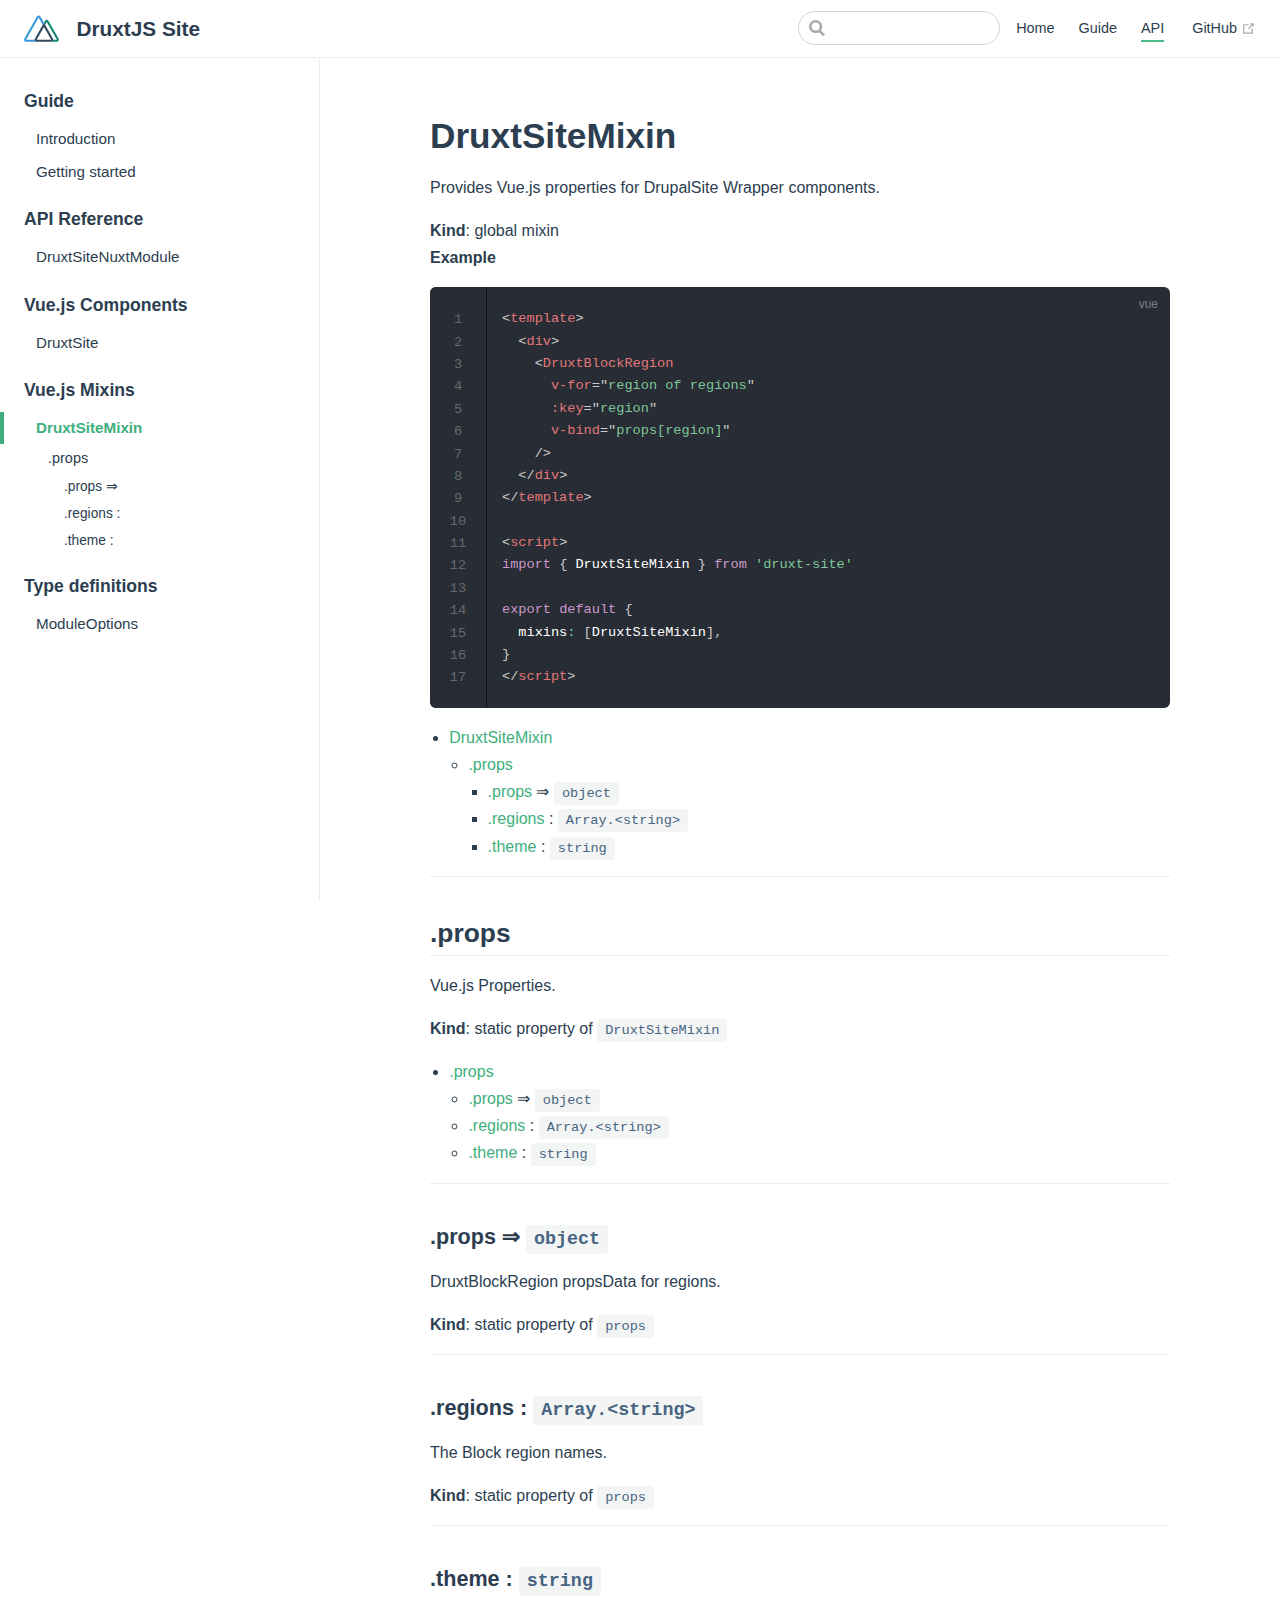
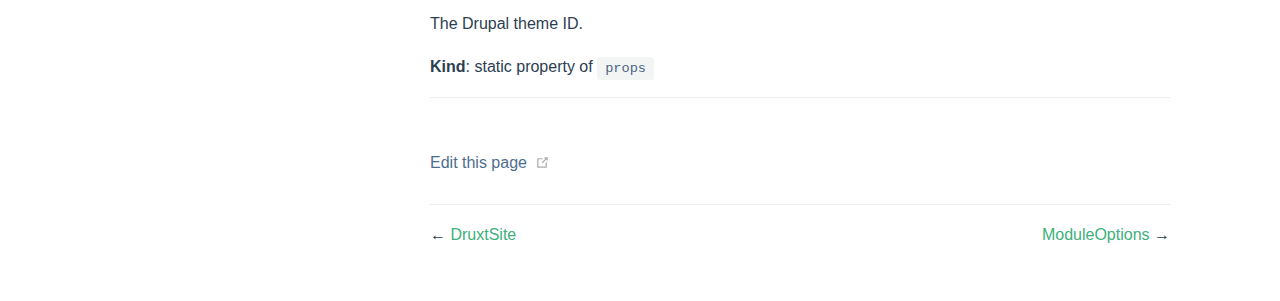
<file: api/mixins/site.html>
<!DOCTYPE html>
<html lang="en-US">
  <head>
    <meta charset="utf-8">
    <meta name="viewport" content="width=device-width,initial-scale=1">
    <title>DruxtSiteMixin | DruxtJS Site</title>
    <meta name="generator" content="VuePress 1.8.2">
    <link rel="apple-touch-icon" sizes="57x57" href="/apple-icon-57x57.png">
    <link rel="apple-touch-icon" sizes="60x60" href="/apple-icon-60x60.png">
    <link rel="apple-touch-icon" sizes="72x72" href="/apple-icon-72x72.png">
    <link rel="apple-touch-icon" sizes="76x76" href="/apple-icon-76x76.png">
    <link rel="apple-touch-icon" sizes="114x114" href="/apple-icon-114x114.png">
    <link rel="apple-touch-icon" sizes="120x120" href="/apple-icon-120x120.png">
    <link rel="apple-touch-icon" sizes="144x144" href="/apple-icon-144x144.png">
    <link rel="apple-touch-icon" sizes="152x152" href="/apple-icon-152x152.png">
    <link rel="apple-touch-icon" sizes="180x180" href="/apple-icon-180x180.png">
    <link rel="icon" type="image/png" sizes="192x192" href="/android-icon-192x192.png">
    <link rel="icon" type="image/png" sizes="32x32" href="/favicon-32x32.png">
    <link rel="icon" type="image/png" sizes="96x96" href="/favicon-96x96.png">
    <link rel="icon" type="image/png" sizes="16x16" href="/favicon-16x16.png">
    <link rel="manifest" href="/manifest.json">
    <meta name="description" content="Out of the box decoupled Drupal Site module for DruxtJS.">
    <meta name="msapplication-TileColor" content="#ffffff">
    <meta name="msapplication-TileImage" content="/ms-icon-144x144.png">
    <meta name="theme-color" content="#ffffff">
    
    <link rel="preload" href="/assets/css/0.styles.711bfc72.css" as="style"><link rel="preload" href="/assets/js/app.ee9dde23.js" as="script"><link rel="preload" href="/assets/js/3.f8e6c229.js" as="script"><link rel="preload" href="/assets/js/14.38c3c7fc.js" as="script"><link rel="prefetch" href="/assets/js/10.9f948653.js"><link rel="prefetch" href="/assets/js/11.a6bae95f.js"><link rel="prefetch" href="/assets/js/12.da38615e.js"><link rel="prefetch" href="/assets/js/13.abca7694.js"><link rel="prefetch" href="/assets/js/15.6beb5d97.js"><link rel="prefetch" href="/assets/js/16.57334642.js"><link rel="prefetch" href="/assets/js/2.3fd563e1.js"><link rel="prefetch" href="/assets/js/4.a63cbe72.js"><link rel="prefetch" href="/assets/js/5.67cbef30.js"><link rel="prefetch" href="/assets/js/6.3a64e754.js"><link rel="prefetch" href="/assets/js/7.444be283.js"><link rel="prefetch" href="/assets/js/8.dce7edc8.js"><link rel="prefetch" href="/assets/js/9.99b8f1f4.js">
    <link rel="stylesheet" href="/assets/css/0.styles.711bfc72.css">
  </head>
  <body>
    <div id="app" data-server-rendered="true"><div class="theme-container"><header class="navbar"><div class="sidebar-button"><svg xmlns="http://www.w3.org/2000/svg" aria-hidden="true" role="img" viewBox="0 0 448 512" class="icon"><path fill="currentColor" d="M436 124H12c-6.627 0-12-5.373-12-12V80c0-6.627 5.373-12 12-12h424c6.627 0 12 5.373 12 12v32c0 6.627-5.373 12-12 12zm0 160H12c-6.627 0-12-5.373-12-12v-32c0-6.627 5.373-12 12-12h424c6.627 0 12 5.373 12 12v32c0 6.627-5.373 12-12 12zm0 160H12c-6.627 0-12-5.373-12-12v-32c0-6.627 5.373-12 12-12h424c6.627 0 12 5.373 12 12v32c0 6.627-5.373 12-12 12z"></path></svg></div> <a href="/" class="home-link router-link-active"><img src="/logo.svg" alt="DruxtJS Site" class="logo"> <span class="site-name can-hide">DruxtJS Site</span></a> <div class="links"><div class="search-box"><input aria-label="Search" autocomplete="off" spellcheck="false" value=""> <!----></div> <nav class="nav-links can-hide"><div class="nav-item"><a href="/" class="nav-link">
  Home
</a></div><div class="nav-item"><a href="/guide/" class="nav-link">
  Guide
</a></div><div class="nav-item"><a href="/api/" class="nav-link router-link-active">
  API
</a></div> <a href="https://github.com/druxt/druxt-site" target="_blank" rel="noopener noreferrer" class="repo-link">
    GitHub
    <span><svg xmlns="http://www.w3.org/2000/svg" aria-hidden="true" focusable="false" x="0px" y="0px" viewBox="0 0 100 100" width="15" height="15" class="icon outbound"><path fill="currentColor" d="M18.8,85.1h56l0,0c2.2,0,4-1.8,4-4v-32h-8v28h-48v-48h28v-8h-32l0,0c-2.2,0-4,1.8-4,4v56C14.8,83.3,16.6,85.1,18.8,85.1z"></path> <polygon fill="currentColor" points="45.7,48.7 51.3,54.3 77.2,28.5 77.2,37.2 85.2,37.2 85.2,14.9 62.8,14.9 62.8,22.9 71.5,22.9"></polygon></svg> <span class="sr-only">(opens new window)</span></span></a></nav></div></header> <div class="sidebar-mask"></div> <aside class="sidebar"><nav class="nav-links"><div class="nav-item"><a href="/" class="nav-link">
  Home
</a></div><div class="nav-item"><a href="/guide/" class="nav-link">
  Guide
</a></div><div class="nav-item"><a href="/api/" class="nav-link router-link-active">
  API
</a></div> <a href="https://github.com/druxt/druxt-site" target="_blank" rel="noopener noreferrer" class="repo-link">
    GitHub
    <span><svg xmlns="http://www.w3.org/2000/svg" aria-hidden="true" focusable="false" x="0px" y="0px" viewBox="0 0 100 100" width="15" height="15" class="icon outbound"><path fill="currentColor" d="M18.8,85.1h56l0,0c2.2,0,4-1.8,4-4v-32h-8v28h-48v-48h28v-8h-32l0,0c-2.2,0-4,1.8-4,4v56C14.8,83.3,16.6,85.1,18.8,85.1z"></path> <polygon fill="currentColor" points="45.7,48.7 51.3,54.3 77.2,28.5 77.2,37.2 85.2,37.2 85.2,14.9 62.8,14.9 62.8,22.9 71.5,22.9"></polygon></svg> <span class="sr-only">(opens new window)</span></span></a></nav>  <ul class="sidebar-links"><li><section class="sidebar-group depth-0"><p class="sidebar-heading"><span>Guide</span> <!----></p> <ul class="sidebar-links sidebar-group-items"><li><a href="/guide/" class="sidebar-link">Introduction</a></li><li><a href="/guide/getting-started.html" class="sidebar-link">Getting started</a></li></ul></section></li><li><section class="sidebar-group depth-0"><a href="/api" class="sidebar-heading clickable router-link-active"><span>API Reference</span> <!----></a> <ul class="sidebar-links sidebar-group-items"><li><a href="/api/nuxtModule.html" class="sidebar-link">DruxtSiteNuxtModule</a></li></ul></section></li><li><section class="sidebar-group depth-0"><p class="sidebar-heading"><span>Vue.js Components</span> <!----></p> <ul class="sidebar-links sidebar-group-items"><li><a href="/api/components/DruxtSite.html" class="sidebar-link">DruxtSite</a></li></ul></section></li><li><section class="sidebar-group depth-0"><p class="sidebar-heading open"><span>Vue.js Mixins</span> <!----></p> <ul class="sidebar-links sidebar-group-items"><li><a href="/api/mixins/site.html" aria-current="page" class="active sidebar-link">DruxtSiteMixin</a><ul class="sidebar-sub-headers"><li class="sidebar-sub-header"><a href="/api/mixins/site.html#props" class="sidebar-link">.props</a><ul class="sidebar-sub-headers"><li class="sidebar-sub-header"><a href="/api/mixins/site.html#props-⇒-object" class="sidebar-link">.props ⇒</a></li><li class="sidebar-sub-header"><a href="/api/mixins/site.html#regions-array-string" class="sidebar-link">.regions :</a></li><li class="sidebar-sub-header"><a href="/api/mixins/site.html#theme-string" class="sidebar-link">.theme :</a></li></ul></li></ul></li></ul></section></li><li><section class="sidebar-group depth-0"><p class="sidebar-heading"><span>Type definitions</span> <!----></p> <ul class="sidebar-links sidebar-group-items"><li><a href="/api/typedefs/moduleOptions.html" class="sidebar-link">ModuleOptions</a></li></ul></section></li></ul> </aside> <main class="page"> <div class="theme-default-content content__default"><p><a name="DruxtSiteMixin"></a></p> <h1 id="druxtsitemixin"><a href="#druxtsitemixin" class="header-anchor">#</a> DruxtSiteMixin</h1> <p>Provides Vue.js properties for DrupalSite Wrapper components.</p> <p><strong>Kind</strong>: global mixin<br> <strong>Example</strong></p> <div class="language-vue line-numbers-mode"><pre class="language-vue"><code><span class="token tag"><span class="token tag"><span class="token punctuation">&lt;</span>template</span><span class="token punctuation">&gt;</span></span>
  <span class="token tag"><span class="token tag"><span class="token punctuation">&lt;</span>div</span><span class="token punctuation">&gt;</span></span>
    <span class="token tag"><span class="token tag"><span class="token punctuation">&lt;</span>DruxtBlockRegion</span>
      <span class="token attr-name">v-for</span><span class="token attr-value"><span class="token punctuation attr-equals">=</span><span class="token punctuation">&quot;</span>region of regions<span class="token punctuation">&quot;</span></span>
      <span class="token attr-name">:key</span><span class="token attr-value"><span class="token punctuation attr-equals">=</span><span class="token punctuation">&quot;</span>region<span class="token punctuation">&quot;</span></span>
      <span class="token attr-name">v-bind</span><span class="token attr-value"><span class="token punctuation attr-equals">=</span><span class="token punctuation">&quot;</span>props[region]<span class="token punctuation">&quot;</span></span>
    <span class="token punctuation">/&gt;</span></span>
  <span class="token tag"><span class="token tag"><span class="token punctuation">&lt;/</span>div</span><span class="token punctuation">&gt;</span></span>
<span class="token tag"><span class="token tag"><span class="token punctuation">&lt;/</span>template</span><span class="token punctuation">&gt;</span></span>

<span class="token tag"><span class="token tag"><span class="token punctuation">&lt;</span>script</span><span class="token punctuation">&gt;</span></span><span class="token script"><span class="token language-javascript">
<span class="token keyword">import</span> <span class="token punctuation">{</span> DruxtSiteMixin <span class="token punctuation">}</span> <span class="token keyword">from</span> <span class="token string">'druxt-site'</span>

<span class="token keyword">export</span> <span class="token keyword">default</span> <span class="token punctuation">{</span>
  mixins<span class="token operator">:</span> <span class="token punctuation">[</span>DruxtSiteMixin<span class="token punctuation">]</span><span class="token punctuation">,</span>
<span class="token punctuation">}</span>
</span></span><span class="token tag"><span class="token tag"><span class="token punctuation">&lt;/</span>script</span><span class="token punctuation">&gt;</span></span>
</code></pre> <div class="line-numbers-wrapper"><span class="line-number">1</span><br><span class="line-number">2</span><br><span class="line-number">3</span><br><span class="line-number">4</span><br><span class="line-number">5</span><br><span class="line-number">6</span><br><span class="line-number">7</span><br><span class="line-number">8</span><br><span class="line-number">9</span><br><span class="line-number">10</span><br><span class="line-number">11</span><br><span class="line-number">12</span><br><span class="line-number">13</span><br><span class="line-number">14</span><br><span class="line-number">15</span><br><span class="line-number">16</span><br><span class="line-number">17</span><br></div></div><ul><li><a href="#DruxtSiteMixin">DruxtSiteMixin</a> <ul><li><a href="#DruxtSiteMixin.props">.props</a> <ul><li><a href="#DruxtSiteMixin.props.props">.props</a> ⇒ <code>object</code></li> <li><a href="#DruxtSiteMixin.props.regions">.regions</a> : <code>Array.&lt;string&gt;</code></li> <li><a href="#DruxtSiteMixin.props.theme">.theme</a> : <code>string</code></li></ul></li></ul></li></ul> <hr> <p><a name="DruxtSiteMixin.props"></a></p> <h2 id="props"><a href="#props" class="header-anchor">#</a> .props</h2> <p>Vue.js Properties.</p> <p><strong>Kind</strong>: static property of <a href="#DruxtSiteMixin"><code>DruxtSiteMixin</code></a></p> <ul><li><a href="#DruxtSiteMixin.props">.props</a> <ul><li><a href="#DruxtSiteMixin.props.props">.props</a> ⇒ <code>object</code></li> <li><a href="#DruxtSiteMixin.props.regions">.regions</a> : <code>Array.&lt;string&gt;</code></li> <li><a href="#DruxtSiteMixin.props.theme">.theme</a> : <code>string</code></li></ul></li></ul> <hr> <p><a name="DruxtSiteMixin.props.props"></a></p> <h3 id="props-⇒-object"><a href="#props-⇒-object" class="header-anchor">#</a> .props ⇒ <code>object</code></h3> <p>DruxtBlockRegion propsData for regions.</p> <p><strong>Kind</strong>: static property of <a href="#DruxtSiteMixin.props"><code>props</code></a></p> <hr> <p><a name="DruxtSiteMixin.props.regions"></a></p> <h3 id="regions-array-string"><a href="#regions-array-string" class="header-anchor">#</a> .regions : <code>Array.&lt;string&gt;</code></h3> <p>The Block region names.</p> <p><strong>Kind</strong>: static property of <a href="#DruxtSiteMixin.props"><code>props</code></a></p> <hr> <p><a name="DruxtSiteMixin.props.theme"></a></p> <h3 id="theme-string"><a href="#theme-string" class="header-anchor">#</a> .theme : <code>string</code></h3> <p>The Drupal theme ID.</p> <p><strong>Kind</strong>: static property of <a href="#DruxtSiteMixin.props"><code>props</code></a></p> <hr></div> <footer class="page-edit"><div class="edit-link"><a href="https://github.com/druxt/druxt-site/edit/master/docs/api/mixins/site.md" target="_blank" rel="noopener noreferrer">Edit this page</a> <span><svg xmlns="http://www.w3.org/2000/svg" aria-hidden="true" focusable="false" x="0px" y="0px" viewBox="0 0 100 100" width="15" height="15" class="icon outbound"><path fill="currentColor" d="M18.8,85.1h56l0,0c2.2,0,4-1.8,4-4v-32h-8v28h-48v-48h28v-8h-32l0,0c-2.2,0-4,1.8-4,4v56C14.8,83.3,16.6,85.1,18.8,85.1z"></path> <polygon fill="currentColor" points="45.7,48.7 51.3,54.3 77.2,28.5 77.2,37.2 85.2,37.2 85.2,14.9 62.8,14.9 62.8,22.9 71.5,22.9"></polygon></svg> <span class="sr-only">(opens new window)</span></span></div> <!----></footer> <div class="page-nav"><p class="inner"><span class="prev">
      ←
      <a href="/api/components/DruxtSite.html" class="prev">
        DruxtSite
      </a></span> <span class="next"><a href="/api/typedefs/moduleOptions.html">
        ModuleOptions
      </a>
      →
    </span></p></div> </main></div><div class="global-ui"></div></div>
    <script src="/assets/js/app.ee9dde23.js" defer></script><script src="/assets/js/3.f8e6c229.js" defer></script><script src="/assets/js/14.38c3c7fc.js" defer></script>
  </body>
</html>
</file>
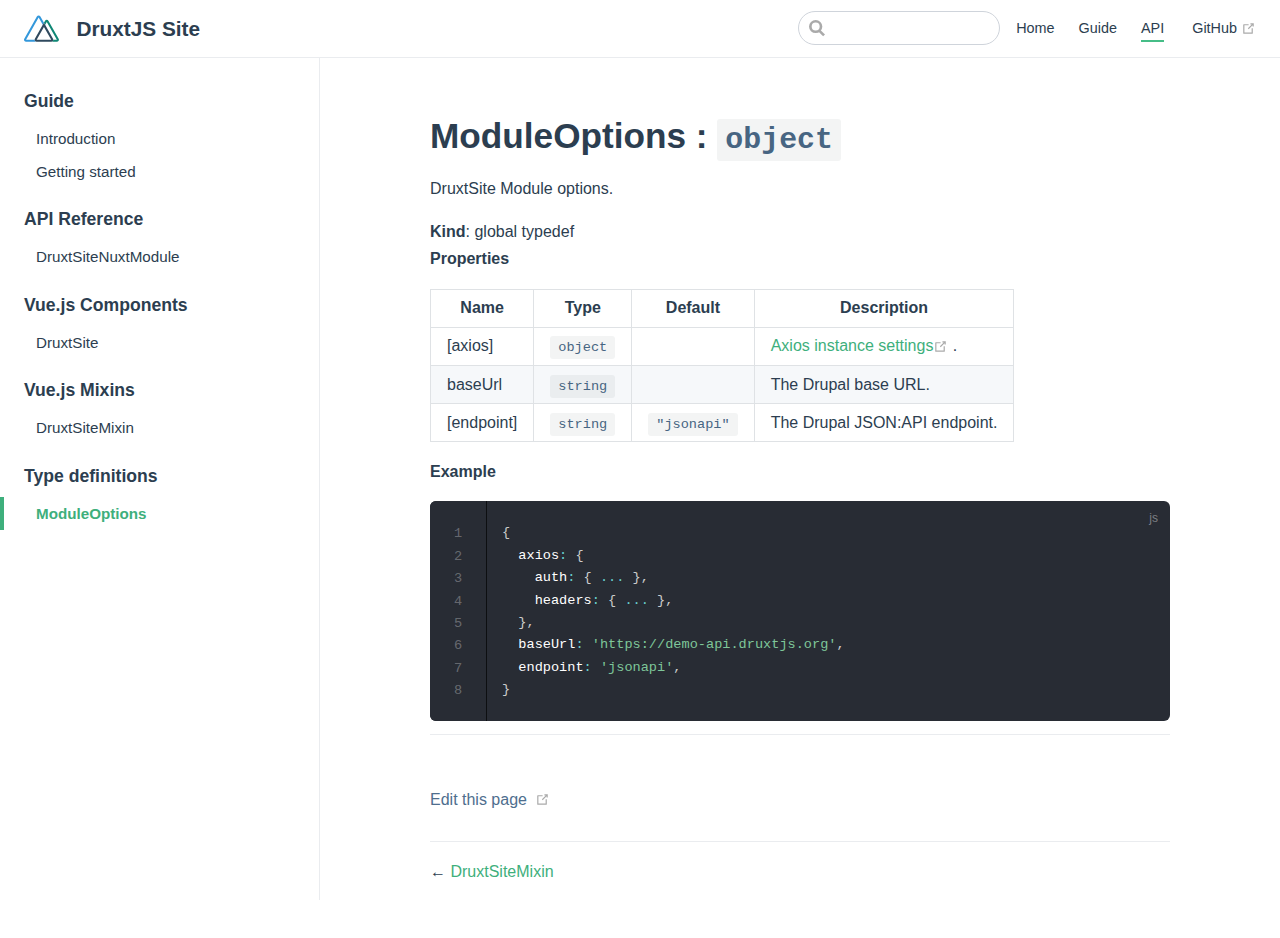
<file: api/typedefs/moduleOptions.html>
<!DOCTYPE html>
<html lang="en-US">
  <head>
    <meta charset="utf-8">
    <meta name="viewport" content="width=device-width,initial-scale=1">
    <title>ModuleOptions | DruxtJS Site</title>
    <meta name="generator" content="VuePress 1.8.2">
    <link rel="apple-touch-icon" sizes="57x57" href="/apple-icon-57x57.png">
    <link rel="apple-touch-icon" sizes="60x60" href="/apple-icon-60x60.png">
    <link rel="apple-touch-icon" sizes="72x72" href="/apple-icon-72x72.png">
    <link rel="apple-touch-icon" sizes="76x76" href="/apple-icon-76x76.png">
    <link rel="apple-touch-icon" sizes="114x114" href="/apple-icon-114x114.png">
    <link rel="apple-touch-icon" sizes="120x120" href="/apple-icon-120x120.png">
    <link rel="apple-touch-icon" sizes="144x144" href="/apple-icon-144x144.png">
    <link rel="apple-touch-icon" sizes="152x152" href="/apple-icon-152x152.png">
    <link rel="apple-touch-icon" sizes="180x180" href="/apple-icon-180x180.png">
    <link rel="icon" type="image/png" sizes="192x192" href="/android-icon-192x192.png">
    <link rel="icon" type="image/png" sizes="32x32" href="/favicon-32x32.png">
    <link rel="icon" type="image/png" sizes="96x96" href="/favicon-96x96.png">
    <link rel="icon" type="image/png" sizes="16x16" href="/favicon-16x16.png">
    <link rel="manifest" href="/manifest.json">
    <meta name="description" content="Out of the box decoupled Drupal Site module for DruxtJS.">
    <meta name="msapplication-TileColor" content="#ffffff">
    <meta name="msapplication-TileImage" content="/ms-icon-144x144.png">
    <meta name="theme-color" content="#ffffff">
    
    <link rel="preload" href="/assets/css/0.styles.711bfc72.css" as="style"><link rel="preload" href="/assets/js/app.ee9dde23.js" as="script"><link rel="preload" href="/assets/js/3.f8e6c229.js" as="script"><link rel="preload" href="/assets/js/16.57334642.js" as="script"><link rel="prefetch" href="/assets/js/10.9f948653.js"><link rel="prefetch" href="/assets/js/11.a6bae95f.js"><link rel="prefetch" href="/assets/js/12.da38615e.js"><link rel="prefetch" href="/assets/js/13.abca7694.js"><link rel="prefetch" href="/assets/js/14.38c3c7fc.js"><link rel="prefetch" href="/assets/js/15.6beb5d97.js"><link rel="prefetch" href="/assets/js/2.3fd563e1.js"><link rel="prefetch" href="/assets/js/4.a63cbe72.js"><link rel="prefetch" href="/assets/js/5.67cbef30.js"><link rel="prefetch" href="/assets/js/6.3a64e754.js"><link rel="prefetch" href="/assets/js/7.444be283.js"><link rel="prefetch" href="/assets/js/8.dce7edc8.js"><link rel="prefetch" href="/assets/js/9.99b8f1f4.js">
    <link rel="stylesheet" href="/assets/css/0.styles.711bfc72.css">
  </head>
  <body>
    <div id="app" data-server-rendered="true"><div class="theme-container"><header class="navbar"><div class="sidebar-button"><svg xmlns="http://www.w3.org/2000/svg" aria-hidden="true" role="img" viewBox="0 0 448 512" class="icon"><path fill="currentColor" d="M436 124H12c-6.627 0-12-5.373-12-12V80c0-6.627 5.373-12 12-12h424c6.627 0 12 5.373 12 12v32c0 6.627-5.373 12-12 12zm0 160H12c-6.627 0-12-5.373-12-12v-32c0-6.627 5.373-12 12-12h424c6.627 0 12 5.373 12 12v32c0 6.627-5.373 12-12 12zm0 160H12c-6.627 0-12-5.373-12-12v-32c0-6.627 5.373-12 12-12h424c6.627 0 12 5.373 12 12v32c0 6.627-5.373 12-12 12z"></path></svg></div> <a href="/" class="home-link router-link-active"><img src="/logo.svg" alt="DruxtJS Site" class="logo"> <span class="site-name can-hide">DruxtJS Site</span></a> <div class="links"><div class="search-box"><input aria-label="Search" autocomplete="off" spellcheck="false" value=""> <!----></div> <nav class="nav-links can-hide"><div class="nav-item"><a href="/" class="nav-link">
  Home
</a></div><div class="nav-item"><a href="/guide/" class="nav-link">
  Guide
</a></div><div class="nav-item"><a href="/api/" class="nav-link router-link-active">
  API
</a></div> <a href="https://github.com/druxt/druxt-site" target="_blank" rel="noopener noreferrer" class="repo-link">
    GitHub
    <span><svg xmlns="http://www.w3.org/2000/svg" aria-hidden="true" focusable="false" x="0px" y="0px" viewBox="0 0 100 100" width="15" height="15" class="icon outbound"><path fill="currentColor" d="M18.8,85.1h56l0,0c2.2,0,4-1.8,4-4v-32h-8v28h-48v-48h28v-8h-32l0,0c-2.2,0-4,1.8-4,4v56C14.8,83.3,16.6,85.1,18.8,85.1z"></path> <polygon fill="currentColor" points="45.7,48.7 51.3,54.3 77.2,28.5 77.2,37.2 85.2,37.2 85.2,14.9 62.8,14.9 62.8,22.9 71.5,22.9"></polygon></svg> <span class="sr-only">(opens new window)</span></span></a></nav></div></header> <div class="sidebar-mask"></div> <aside class="sidebar"><nav class="nav-links"><div class="nav-item"><a href="/" class="nav-link">
  Home
</a></div><div class="nav-item"><a href="/guide/" class="nav-link">
  Guide
</a></div><div class="nav-item"><a href="/api/" class="nav-link router-link-active">
  API
</a></div> <a href="https://github.com/druxt/druxt-site" target="_blank" rel="noopener noreferrer" class="repo-link">
    GitHub
    <span><svg xmlns="http://www.w3.org/2000/svg" aria-hidden="true" focusable="false" x="0px" y="0px" viewBox="0 0 100 100" width="15" height="15" class="icon outbound"><path fill="currentColor" d="M18.8,85.1h56l0,0c2.2,0,4-1.8,4-4v-32h-8v28h-48v-48h28v-8h-32l0,0c-2.2,0-4,1.8-4,4v56C14.8,83.3,16.6,85.1,18.8,85.1z"></path> <polygon fill="currentColor" points="45.7,48.7 51.3,54.3 77.2,28.5 77.2,37.2 85.2,37.2 85.2,14.9 62.8,14.9 62.8,22.9 71.5,22.9"></polygon></svg> <span class="sr-only">(opens new window)</span></span></a></nav>  <ul class="sidebar-links"><li><section class="sidebar-group depth-0"><p class="sidebar-heading"><span>Guide</span> <!----></p> <ul class="sidebar-links sidebar-group-items"><li><a href="/guide/" class="sidebar-link">Introduction</a></li><li><a href="/guide/getting-started.html" class="sidebar-link">Getting started</a></li></ul></section></li><li><section class="sidebar-group depth-0"><a href="/api" class="sidebar-heading clickable router-link-active"><span>API Reference</span> <!----></a> <ul class="sidebar-links sidebar-group-items"><li><a href="/api/nuxtModule.html" class="sidebar-link">DruxtSiteNuxtModule</a></li></ul></section></li><li><section class="sidebar-group depth-0"><p class="sidebar-heading"><span>Vue.js Components</span> <!----></p> <ul class="sidebar-links sidebar-group-items"><li><a href="/api/components/DruxtSite.html" class="sidebar-link">DruxtSite</a></li></ul></section></li><li><section class="sidebar-group depth-0"><p class="sidebar-heading"><span>Vue.js Mixins</span> <!----></p> <ul class="sidebar-links sidebar-group-items"><li><a href="/api/mixins/site.html" class="sidebar-link">DruxtSiteMixin</a></li></ul></section></li><li><section class="sidebar-group depth-0"><p class="sidebar-heading open"><span>Type definitions</span> <!----></p> <ul class="sidebar-links sidebar-group-items"><li><a href="/api/typedefs/moduleOptions.html" aria-current="page" class="active sidebar-link">ModuleOptions</a></li></ul></section></li></ul> </aside> <main class="page"> <div class="theme-default-content content__default"><p><a name="ModuleOptions"></a></p> <h1 id="moduleoptions-object"><a href="#moduleoptions-object" class="header-anchor">#</a> ModuleOptions : <code>object</code></h1> <p>DruxtSite Module options.</p> <p><strong>Kind</strong>: global typedef<br> <strong>Properties</strong></p> <table><thead><tr><th>Name</th> <th>Type</th> <th>Default</th> <th>Description</th></tr></thead> <tbody><tr><td>[axios]</td> <td><code>object</code></td> <td></td> <td><a href="https://github.com/axios/axios#axioscreateconfig" target="_blank" rel="noopener noreferrer">Axios instance settings<span><svg xmlns="http://www.w3.org/2000/svg" aria-hidden="true" focusable="false" x="0px" y="0px" viewBox="0 0 100 100" width="15" height="15" class="icon outbound"><path fill="currentColor" d="M18.8,85.1h56l0,0c2.2,0,4-1.8,4-4v-32h-8v28h-48v-48h28v-8h-32l0,0c-2.2,0-4,1.8-4,4v56C14.8,83.3,16.6,85.1,18.8,85.1z"></path> <polygon fill="currentColor" points="45.7,48.7 51.3,54.3 77.2,28.5 77.2,37.2 85.2,37.2 85.2,14.9 62.8,14.9 62.8,22.9 71.5,22.9"></polygon></svg> <span class="sr-only">(opens new window)</span></span></a>.</td></tr> <tr><td>baseUrl</td> <td><code>string</code></td> <td></td> <td>The Drupal base URL.</td></tr> <tr><td>[endpoint]</td> <td><code>string</code></td> <td><code>&quot;jsonapi&quot;</code></td> <td>The Drupal JSON:API endpoint.</td></tr></tbody></table> <p><strong>Example</strong></p> <div class="language-js line-numbers-mode"><pre class="language-js"><code><span class="token punctuation">{</span>
  axios<span class="token operator">:</span> <span class="token punctuation">{</span>
    auth<span class="token operator">:</span> <span class="token punctuation">{</span> <span class="token operator">...</span> <span class="token punctuation">}</span><span class="token punctuation">,</span>
    headers<span class="token operator">:</span> <span class="token punctuation">{</span> <span class="token operator">...</span> <span class="token punctuation">}</span><span class="token punctuation">,</span>
  <span class="token punctuation">}</span><span class="token punctuation">,</span>
  baseUrl<span class="token operator">:</span> <span class="token string">'https://demo-api.druxtjs.org'</span><span class="token punctuation">,</span>
  endpoint<span class="token operator">:</span> <span class="token string">'jsonapi'</span><span class="token punctuation">,</span>
<span class="token punctuation">}</span>
</code></pre> <div class="line-numbers-wrapper"><span class="line-number">1</span><br><span class="line-number">2</span><br><span class="line-number">3</span><br><span class="line-number">4</span><br><span class="line-number">5</span><br><span class="line-number">6</span><br><span class="line-number">7</span><br><span class="line-number">8</span><br></div></div><hr></div> <footer class="page-edit"><div class="edit-link"><a href="https://github.com/druxt/druxt-site/edit/master/docs/api/typedefs/moduleOptions.md" target="_blank" rel="noopener noreferrer">Edit this page</a> <span><svg xmlns="http://www.w3.org/2000/svg" aria-hidden="true" focusable="false" x="0px" y="0px" viewBox="0 0 100 100" width="15" height="15" class="icon outbound"><path fill="currentColor" d="M18.8,85.1h56l0,0c2.2,0,4-1.8,4-4v-32h-8v28h-48v-48h28v-8h-32l0,0c-2.2,0-4,1.8-4,4v56C14.8,83.3,16.6,85.1,18.8,85.1z"></path> <polygon fill="currentColor" points="45.7,48.7 51.3,54.3 77.2,28.5 77.2,37.2 85.2,37.2 85.2,14.9 62.8,14.9 62.8,22.9 71.5,22.9"></polygon></svg> <span class="sr-only">(opens new window)</span></span></div> <!----></footer> <div class="page-nav"><p class="inner"><span class="prev">
      ←
      <a href="/api/mixins/site.html" class="prev">
        DruxtSiteMixin
      </a></span> <!----></p></div> </main></div><div class="global-ui"></div></div>
    <script src="/assets/js/app.ee9dde23.js" defer></script><script src="/assets/js/3.f8e6c229.js" defer></script><script src="/assets/js/16.57334642.js" defer></script>
  </body>
</html>
</file>
<file: assets/css/0.styles.711bfc72.css>
code[class*=language-],pre[class*=language-]{color:#ccc;background:none;font-family:Consolas,Monaco,Andale Mono,Ubuntu Mono,monospace;font-size:1em;text-align:left;white-space:pre;word-spacing:normal;word-break:normal;word-wrap:normal;line-height:1.5;-moz-tab-size:4;-o-tab-size:4;tab-size:4;-webkit-hyphens:none;-ms-hyphens:none;hyphens:none}pre[class*=language-]{padding:1em;margin:.5em 0;overflow:auto}:not(pre)>code[class*=language-],pre[class*=language-]{background:#2d2d2d}:not(pre)>code[class*=language-]{padding:.1em;border-radius:.3em;white-space:normal}.token.block-comment,.token.cdata,.token.comment,.token.doctype,.token.prolog{color:#999}.token.punctuation{color:#ccc}.token.attr-name,.token.deleted,.token.namespace,.token.tag{color:#e2777a}.token.function-name{color:#6196cc}.token.boolean,.token.function,.token.number{color:#f08d49}.token.class-name,.token.constant,.token.property,.token.symbol{color:#f8c555}.token.atrule,.token.builtin,.token.important,.token.keyword,.token.selector{color:#cc99cd}.token.attr-value,.token.char,.token.regex,.token.string,.token.variable{color:#7ec699}.token.entity,.token.operator,.token.url{color:#67cdcc}.token.bold,.token.important{font-weight:700}.token.italic{font-style:italic}.token.entity{cursor:help}.token.inserted{color:green}.theme-default-content code{color:#476582;padding:.25rem .5rem;margin:0;font-size:.85em;background-color:rgba(27,31,35,.05);border-radius:3px}.theme-default-content code .token.deleted{color:#ec5975}.theme-default-content code .token.inserted{color:#3eaf7c}.theme-default-content pre,.theme-default-content pre[class*=language-]{line-height:1.4;padding:1.25rem 1.5rem;margin:.85rem 0;background-color:#282c34;border-radius:6px;overflow:auto}.theme-default-content pre[class*=language-] code,.theme-default-content pre code{color:#fff;padding:0;background-color:transparent;border-radius:0}div[class*=language-]{position:relative;background-color:#282c34;border-radius:6px}div[class*=language-] .highlight-lines{-webkit-user-select:none;user-select:none;padding-top:1.3rem;position:absolute;top:0;left:0;width:100%;line-height:1.4}div[class*=language-] .highlight-lines .highlighted{background-color:rgba(0,0,0,.66)}div[class*=language-] pre,div[class*=language-] pre[class*=language-]{background:transparent;position:relative;z-index:1}div[class*=language-]:before{position:absolute;z-index:3;top:.8em;right:1em;font-size:.75rem;color:hsla(0,0%,100%,.4)}div[class*=language-]:not(.line-numbers-mode) .line-numbers-wrapper{display:none}div[class*=language-].line-numbers-mode .highlight-lines .highlighted{position:relative}div[class*=language-].line-numbers-mode .highlight-lines .highlighted:before{content:" ";position:absolute;z-index:3;left:0;top:0;display:block;width:3.5rem;height:100%;background-color:rgba(0,0,0,.66)}div[class*=language-].line-numbers-mode pre{padding-left:4.5rem;vertical-align:middle}div[class*=language-].line-numbers-mode .line-numbers-wrapper{position:absolute;top:0;width:3.5rem;text-align:center;color:hsla(0,0%,100%,.3);padding:1.25rem 0;line-height:1.4}div[class*=language-].line-numbers-mode .line-numbers-wrapper br{-webkit-user-select:none;user-select:none}div[class*=language-].line-numbers-mode .line-numbers-wrapper .line-number{position:relative;z-index:4;-webkit-user-select:none;user-select:none;font-size:.85em}div[class*=language-].line-numbers-mode:after{content:"";position:absolute;z-index:2;top:0;left:0;width:3.5rem;height:100%;border-radius:6px 0 0 6px;border-right:1px solid rgba(0,0,0,.66);background-color:#282c34}div[class~=language-js]:before{content:"js"}div[class~=language-ts]:before{content:"ts"}div[class~=language-html]:before{content:"html"}div[class~=language-md]:before{content:"md"}div[class~=language-vue]:before{content:"vue"}div[class~=language-css]:before{content:"css"}div[class~=language-sass]:before{content:"sass"}div[class~=language-scss]:before{content:"scss"}div[class~=language-less]:before{content:"less"}div[class~=language-stylus]:before{content:"stylus"}div[class~=language-go]:before{content:"go"}div[class~=language-java]:before{content:"java"}div[class~=language-c]:before{content:"c"}div[class~=language-sh]:before{content:"sh"}div[class~=language-yaml]:before{content:"yaml"}div[class~=language-py]:before{content:"py"}div[class~=language-docker]:before{content:"docker"}div[class~=language-dockerfile]:before{content:"dockerfile"}div[class~=language-makefile]:before{content:"makefile"}div[class~=language-javascript]:before{content:"js"}div[class~=language-typescript]:before{content:"ts"}div[class~=language-markup]:before{content:"html"}div[class~=language-markdown]:before{content:"md"}div[class~=language-json]:before{content:"json"}div[class~=language-ruby]:before{content:"rb"}div[class~=language-python]:before{content:"py"}div[class~=language-bash]:before{content:"sh"}div[class~=language-php]:before{content:"php"}.custom-block .custom-block-title{font-weight:600;margin-bottom:-.4rem}.custom-block.danger,.custom-block.tip,.custom-block.warning{padding:.1rem 1.5rem;border-left-width:.5rem;border-left-style:solid;margin:1rem 0}.custom-block.tip{background-color:#f3f5f7;border-color:#42b983}.custom-block.warning{background-color:rgba(255,229,100,.3);border-color:#e7c000;color:#6b5900}.custom-block.warning .custom-block-title{color:#b29400}.custom-block.warning a{color:#2c3e50}.custom-block.danger{background-color:#ffe6e6;border-color:#c00;color:#4d0000}.custom-block.danger .custom-block-title{color:#900}.custom-block.danger a{color:#2c3e50}.custom-block.details{display:block;position:relative;border-radius:2px;margin:1.6em 0;padding:1.6em;background-color:#eee}.custom-block.details h4{margin-top:0}.custom-block.details figure:last-child,.custom-block.details p:last-child{margin-bottom:0;padding-bottom:0}.custom-block.details summary{outline:none;cursor:pointer}.arrow{display:inline-block;width:0;height:0}.arrow.up{border-bottom:6px solid #ccc}.arrow.down,.arrow.up{border-left:4px solid transparent;border-right:4px solid transparent}.arrow.down{border-top:6px solid #ccc}.arrow.right{border-left:6px solid #ccc}.arrow.left,.arrow.right{border-top:4px solid transparent;border-bottom:4px solid transparent}.arrow.left{border-right:6px solid #ccc}.theme-default-content:not(.custom){max-width:740px;margin:0 auto;padding:2rem 2.5rem}@media (max-width:959px){.theme-default-content:not(.custom){padding:2rem}}@media (max-width:419px){.theme-default-content:not(.custom){padding:1.5rem}}.table-of-contents .badge{vertical-align:middle}body,html{padding:0;margin:0;background-color:#fff}body{font-family:-apple-system,BlinkMacSystemFont,Segoe UI,Roboto,Oxygen,Ubuntu,Cantarell,Fira Sans,Droid Sans,Helvetica Neue,sans-serif;-webkit-font-smoothing:antialiased;-moz-osx-font-smoothing:grayscale;font-size:16px;color:#2c3e50}.page{padding-left:20rem}.navbar{z-index:20;right:0;height:3.6rem;background-color:#fff;box-sizing:border-box;border-bottom:1px solid #eaecef}.navbar,.sidebar-mask{position:fixed;top:0;left:0}.sidebar-mask{z-index:9;width:100vw;height:100vh;display:none}.sidebar{font-size:16px;background-color:#fff;width:20rem;position:fixed;z-index:10;margin:0;top:3.6rem;left:0;bottom:0;box-sizing:border-box;border-right:1px solid #eaecef;overflow-y:auto}.theme-default-content:not(.custom)>:first-child{margin-top:3.6rem}.theme-default-content:not(.custom) a:hover{text-decoration:underline}.theme-default-content:not(.custom) p.demo{padding:1rem 1.5rem;border:1px solid #ddd;border-radius:4px}.theme-default-content:not(.custom) img{max-width:100%}.theme-default-content.custom{padding:0;margin:0}.theme-default-content.custom img{max-width:100%}a{font-weight:500;text-decoration:none}a,p a code{color:#3eaf7c}p a code{font-weight:400}kbd{background:#eee;border:.15rem solid #ddd;border-bottom:.25rem solid #ddd;border-radius:.15rem;padding:0 .15em}blockquote{font-size:1rem;color:#999;border-left:.2rem solid #dfe2e5;margin:1rem 0;padding:.25rem 0 .25rem 1rem}blockquote>p{margin:0}ol,ul{padding-left:1.2em}strong{font-weight:600}h1,h2,h3,h4,h5,h6{font-weight:600;line-height:1.25}.theme-default-content:not(.custom)>h1,.theme-default-content:not(.custom)>h2,.theme-default-content:not(.custom)>h3,.theme-default-content:not(.custom)>h4,.theme-default-content:not(.custom)>h5,.theme-default-content:not(.custom)>h6{margin-top:-3.1rem;padding-top:4.6rem;margin-bottom:0}.theme-default-content:not(.custom)>h1:first-child,.theme-default-content:not(.custom)>h2:first-child,.theme-default-content:not(.custom)>h3:first-child,.theme-default-content:not(.custom)>h4:first-child,.theme-default-content:not(.custom)>h5:first-child,.theme-default-content:not(.custom)>h6:first-child{margin-top:-1.5rem;margin-bottom:1rem}.theme-default-content:not(.custom)>h1:first-child+.custom-block,.theme-default-content:not(.custom)>h1:first-child+p,.theme-default-content:not(.custom)>h1:first-child+pre,.theme-default-content:not(.custom)>h2:first-child+.custom-block,.theme-default-content:not(.custom)>h2:first-child+p,.theme-default-content:not(.custom)>h2:first-child+pre,.theme-default-content:not(.custom)>h3:first-child+.custom-block,.theme-default-content:not(.custom)>h3:first-child+p,.theme-default-content:not(.custom)>h3:first-child+pre,.theme-default-content:not(.custom)>h4:first-child+.custom-block,.theme-default-content:not(.custom)>h4:first-child+p,.theme-default-content:not(.custom)>h4:first-child+pre,.theme-default-content:not(.custom)>h5:first-child+.custom-block,.theme-default-content:not(.custom)>h5:first-child+p,.theme-default-content:not(.custom)>h5:first-child+pre,.theme-default-content:not(.custom)>h6:first-child+.custom-block,.theme-default-content:not(.custom)>h6:first-child+p,.theme-default-content:not(.custom)>h6:first-child+pre{margin-top:2rem}h1:focus .header-anchor,h1:hover .header-anchor,h2:focus .header-anchor,h2:hover .header-anchor,h3:focus .header-anchor,h3:hover .header-anchor,h4:focus .header-anchor,h4:hover .header-anchor,h5:focus .header-anchor,h5:hover .header-anchor,h6:focus .header-anchor,h6:hover .header-anchor{opacity:1}h1{font-size:2.2rem}h2{font-size:1.65rem;padding-bottom:.3rem;border-bottom:1px solid #eaecef}h3{font-size:1.35rem}a.header-anchor{font-size:.85em;float:left;margin-left:-.87em;padding-right:.23em;margin-top:.125em;opacity:0}a.header-anchor:focus,a.header-anchor:hover{text-decoration:none}.line-number,code,kbd{font-family:source-code-pro,Menlo,Monaco,Consolas,Courier New,monospace}ol,p,ul{line-height:1.7}hr{border:0;border-top:1px solid #eaecef}table{border-collapse:collapse;margin:1rem 0;display:block;overflow-x:auto}tr{border-top:1px solid #dfe2e5}tr:nth-child(2n){background-color:#f6f8fa}td,th{border:1px solid #dfe2e5;padding:.6em 1em}.theme-container.sidebar-open .sidebar-mask{display:block}.theme-container.no-navbar .theme-default-content:not(.custom)>h1,.theme-container.no-navbar h2,.theme-container.no-navbar h3,.theme-container.no-navbar h4,.theme-container.no-navbar h5,.theme-container.no-navbar h6{margin-top:1.5rem;padding-top:0}.theme-container.no-navbar .sidebar{top:0}@media (min-width:720px){.theme-container.no-sidebar .sidebar{display:none}.theme-container.no-sidebar .page{padding-left:0}}@media (max-width:959px){.sidebar{font-size:15px;width:16.4rem}.page{padding-left:16.4rem}}@media (max-width:719px){.sidebar{top:0;padding-top:3.6rem;transform:translateX(-100%);transition:transform .2s ease}.page{padding-left:0}.theme-container.sidebar-open .sidebar{transform:translateX(0)}.theme-container.no-navbar .sidebar{padding-top:0}}@media (max-width:419px){h1{font-size:1.9rem}.theme-default-content div[class*=language-]{margin:.85rem -1.5rem;border-radius:0}}#nprogress{pointer-events:none}#nprogress .bar{background:#3eaf7c;position:fixed;z-index:1031;top:0;left:0;width:100%;height:2px}#nprogress .peg{display:block;position:absolute;right:0;width:100px;height:100%;box-shadow:0 0 10px #3eaf7c,0 0 5px #3eaf7c;opacity:1;transform:rotate(3deg) translateY(-4px)}#nprogress .spinner{display:block;position:fixed;z-index:1031;top:15px;right:15px}#nprogress .spinner-icon{width:18px;height:18px;box-sizing:border-box;border-color:#3eaf7c transparent transparent #3eaf7c;border-style:solid;border-width:2px;border-radius:50%;-webkit-animation:nprogress-spinner .4s linear infinite;animation:nprogress-spinner .4s linear infinite}.nprogress-custom-parent{overflow:hidden;position:relative}.nprogress-custom-parent #nprogress .bar,.nprogress-custom-parent #nprogress .spinner{position:absolute}@-webkit-keyframes nprogress-spinner{0%{transform:rotate(0deg)}to{transform:rotate(1turn)}}@keyframes nprogress-spinner{0%{transform:rotate(0deg)}to{transform:rotate(1turn)}}html{scroll-behavior:smooth}.icon.outbound{color:#aaa;display:inline-block;vertical-align:middle;position:relative;top:-1px}.sr-only{position:absolute;width:1px;height:1px;padding:0;margin:-1px;overflow:hidden;clip:rect(0,0,0,0);white-space:nowrap;border-width:0}.home{padding:3.6rem 2rem 0;max-width:960px;margin:0 auto;display:block}.home .hero{text-align:center}.home .hero img{max-width:100%;max-height:280px;display:block;margin:3rem auto 1.5rem}.home .hero h1{font-size:3rem}.home .hero .action,.home .hero .description,.home .hero h1{margin:1.8rem auto}.home .hero .description{max-width:35rem;font-size:1.6rem;line-height:1.3;color:#6a8bad}.home .hero .action-button{display:inline-block;font-size:1.2rem;color:#fff;background-color:#3eaf7c;padding:.8rem 1.6rem;border-radius:4px;transition:background-color .1s ease;box-sizing:border-box;border-bottom:1px solid #389d70}.home .hero .action-button:hover{background-color:#4abf8a}.home .features{border-top:1px solid #eaecef;padding:1.2rem 0;margin-top:2.5rem;display:flex;flex-wrap:wrap;align-items:flex-start;align-content:stretch;justify-content:space-between}.home .feature{flex-grow:1;flex-basis:30%;max-width:30%}.home .feature h2{font-size:1.4rem;font-weight:500;border-bottom:none;padding-bottom:0;color:#3a5169}.home .feature p{color:#4e6e8e}.home .footer{padding:2.5rem;border-top:1px solid #eaecef;text-align:center;color:#4e6e8e}@media (max-width:719px){.home .features{flex-direction:column}.home .feature{max-width:100%;padding:0 2.5rem}}@media (max-width:419px){.home{padding-left:1.5rem;padding-right:1.5rem}.home .hero img{max-height:210px;margin:2rem auto 1.2rem}.home .hero h1{font-size:2rem}.home .hero .action,.home .hero .description,.home .hero h1{margin:1.2rem auto}.home .hero .description{font-size:1.2rem}.home .hero .action-button{font-size:1rem;padding:.6rem 1.2rem}.home .feature h2{font-size:1.25rem}}.search-box{display:inline-block;position:relative;margin-right:1rem}.search-box input{cursor:text;width:10rem;height:2rem;color:#4e6e8e;display:inline-block;border:1px solid #cfd4db;border-radius:2rem;font-size:.9rem;line-height:2rem;padding:0 .5rem 0 2rem;outline:none;transition:all .2s ease;background:#fff url(/assets/img/search.83621669.svg) .6rem .5rem no-repeat;background-size:1rem}.search-box input:focus{cursor:auto;border-color:#3eaf7c}.search-box .suggestions{background:#fff;width:20rem;position:absolute;top:2rem;border:1px solid #cfd4db;border-radius:6px;padding:.4rem;list-style-type:none}.search-box .suggestions.align-right{right:0}.search-box .suggestion{line-height:1.4;padding:.4rem .6rem;border-radius:4px;cursor:pointer}.search-box .suggestion a{white-space:normal;color:#5d82a6}.search-box .suggestion a .page-title{font-weight:600}.search-box .suggestion a .header{font-size:.9em;margin-left:.25em}.search-box .suggestion.focused{background-color:#f3f4f5}.search-box .suggestion.focused a{color:#3eaf7c}@media (max-width:959px){.search-box input{cursor:pointer;width:0;border-color:transparent;position:relative}.search-box input:focus{cursor:text;left:0;width:10rem}}@media (-ms-high-contrast:none){.search-box input{height:2rem}}@media (max-width:959px) and (min-width:719px){.search-box .suggestions{left:0}}@media (max-width:719px){.search-box{margin-right:0}.search-box input{left:1rem}.search-box .suggestions{right:0}}@media (max-width:419px){.search-box .suggestions{width:calc(100vw - 4rem)}.search-box input:focus{width:8rem}}.sidebar-button{cursor:pointer;display:none;width:1.25rem;height:1.25rem;position:absolute;padding:.6rem;top:.6rem;left:1rem}.sidebar-button .icon{display:block;width:1.25rem;height:1.25rem}@media (max-width:719px){.sidebar-button{display:block}}.dropdown-enter,.dropdown-leave-to{height:0!important}.dropdown-wrapper{cursor:pointer}.dropdown-wrapper .dropdown-title,.dropdown-wrapper .mobile-dropdown-title{display:block;font-size:.9rem;font-family:inherit;cursor:inherit;padding:inherit;line-height:1.4rem;background:transparent;border:none;font-weight:500;color:#2c3e50}.dropdown-wrapper .dropdown-title:hover,.dropdown-wrapper .mobile-dropdown-title:hover{border-color:transparent}.dropdown-wrapper .dropdown-title .arrow,.dropdown-wrapper .mobile-dropdown-title .arrow{vertical-align:middle;margin-top:-1px;margin-left:.4rem}.dropdown-wrapper .mobile-dropdown-title{display:none;font-weight:600}.dropdown-wrapper .mobile-dropdown-title font-size inherit:hover{color:#3eaf7c}.dropdown-wrapper .nav-dropdown .dropdown-item{color:inherit;line-height:1.7rem}.dropdown-wrapper .nav-dropdown .dropdown-item h4{margin:.45rem 0 0;border-top:1px solid #eee;padding:1rem 1.5rem .45rem 1.25rem}.dropdown-wrapper .nav-dropdown .dropdown-item .dropdown-subitem-wrapper{padding:0;list-style:none}.dropdown-wrapper .nav-dropdown .dropdown-item .dropdown-subitem-wrapper .dropdown-subitem{font-size:.9em}.dropdown-wrapper .nav-dropdown .dropdown-item a{display:block;line-height:1.7rem;position:relative;border-bottom:none;font-weight:400;margin-bottom:0;padding:0 1.5rem 0 1.25rem}.dropdown-wrapper .nav-dropdown .dropdown-item a.router-link-active,.dropdown-wrapper .nav-dropdown .dropdown-item a:hover{color:#3eaf7c}.dropdown-wrapper .nav-dropdown .dropdown-item a.router-link-active:after{content:"";width:0;height:0;border-left:5px solid #3eaf7c;border-top:3px solid transparent;border-bottom:3px solid transparent;position:absolute;top:calc(50% - 2px);left:9px}.dropdown-wrapper .nav-dropdown .dropdown-item:first-child h4{margin-top:0;padding-top:0;border-top:0}@media (max-width:719px){.dropdown-wrapper.open .dropdown-title{margin-bottom:.5rem}.dropdown-wrapper .dropdown-title{display:none}.dropdown-wrapper .mobile-dropdown-title{display:block}.dropdown-wrapper .nav-dropdown{transition:height .1s ease-out;overflow:hidden}.dropdown-wrapper .nav-dropdown .dropdown-item h4{border-top:0;margin-top:0;padding-top:0}.dropdown-wrapper .nav-dropdown .dropdown-item>a,.dropdown-wrapper .nav-dropdown .dropdown-item h4{font-size:15px;line-height:2rem}.dropdown-wrapper .nav-dropdown .dropdown-item .dropdown-subitem{font-size:14px;padding-left:1rem}}@media (min-width:719px){.dropdown-wrapper{height:1.8rem}.dropdown-wrapper.open .nav-dropdown,.dropdown-wrapper:hover .nav-dropdown{display:block!important}.dropdown-wrapper.open:blur{display:none}.dropdown-wrapper .nav-dropdown{display:none;height:auto!important;box-sizing:border-box;max-height:calc(100vh - 2.7rem);overflow-y:auto;position:absolute;top:100%;right:0;background-color:#fff;padding:.6rem 0;border:1px solid;border-color:#ddd #ddd #ccc;text-align:left;border-radius:.25rem;white-space:nowrap;margin:0}}.nav-links{display:inline-block}.nav-links a{line-height:1.4rem;color:inherit}.nav-links a.router-link-active,.nav-links a:hover{color:#3eaf7c}.nav-links .nav-item{position:relative;display:inline-block;margin-left:1.5rem;line-height:2rem}.nav-links .nav-item:first-child{margin-left:0}.nav-links .repo-link{margin-left:1.5rem}@media (max-width:719px){.nav-links .nav-item,.nav-links .repo-link{margin-left:0}}@media (min-width:719px){.nav-links a.router-link-active,.nav-links a:hover{color:#2c3e50}.nav-item>a:not(.external).router-link-active,.nav-item>a:not(.external):hover{margin-bottom:-2px;border-bottom:2px solid #46bd87}}.navbar{padding:.7rem 1.5rem;line-height:2.2rem}.navbar a,.navbar img,.navbar span{display:inline-block}.navbar .logo{height:2.2rem;min-width:2.2rem;margin-right:.8rem;vertical-align:top}.navbar .site-name{font-size:1.3rem;font-weight:600;color:#2c3e50;position:relative}.navbar .links{padding-left:1.5rem;box-sizing:border-box;background-color:#fff;white-space:nowrap;font-size:.9rem;position:absolute;right:1.5rem;top:.7rem;display:flex}.navbar .links .search-box{flex:0 0 auto;vertical-align:top}@media (max-width:719px){.navbar{padding-left:4rem}.navbar .can-hide{display:none}.navbar .links{padding-left:1.5rem}.navbar .site-name{width:calc(100vw - 9.4rem);overflow:hidden;white-space:nowrap;text-overflow:ellipsis}}.page-edit{max-width:740px;margin:0 auto;padding:2rem 2.5rem}@media (max-width:959px){.page-edit{padding:2rem}}@media (max-width:419px){.page-edit{padding:1.5rem}}.page-edit{padding-top:1rem;padding-bottom:1rem;overflow:auto}.page-edit .edit-link{display:inline-block}.page-edit .edit-link a{color:#4e6e8e;margin-right:.25rem}.page-edit .last-updated{float:right;font-size:.9em}.page-edit .last-updated .prefix{font-weight:500;color:#4e6e8e}.page-edit .last-updated .time{font-weight:400;color:#767676}@media (max-width:719px){.page-edit .edit-link{margin-bottom:.5rem}.page-edit .last-updated{font-size:.8em;float:none;text-align:left}}.page-nav{max-width:740px;margin:0 auto;padding:2rem 2.5rem}@media (max-width:959px){.page-nav{padding:2rem}}@media (max-width:419px){.page-nav{padding:1.5rem}}.page-nav{padding-top:1rem;padding-bottom:0}.page-nav .inner{min-height:2rem;margin-top:0;border-top:1px solid #eaecef;padding-top:1rem;overflow:auto}.page-nav .next{float:right}.page{padding-bottom:2rem;display:block}.sidebar-group .sidebar-group{padding-left:.5em}.sidebar-group:not(.collapsable) .sidebar-heading:not(.clickable){cursor:auto;color:inherit}.sidebar-group.is-sub-group{padding-left:0}.sidebar-group.is-sub-group>.sidebar-heading{font-size:.95em;line-height:1.4;font-weight:400;padding-left:2rem}.sidebar-group.is-sub-group>.sidebar-heading:not(.clickable){opacity:.5}.sidebar-group.is-sub-group>.sidebar-group-items{padding-left:1rem}.sidebar-group.is-sub-group>.sidebar-group-items>li>.sidebar-link{font-size:.95em;border-left:none}.sidebar-group.depth-2>.sidebar-heading{border-left:none}.sidebar-heading{color:#2c3e50;transition:color .15s ease;cursor:pointer;font-size:1.1em;font-weight:700;padding:.35rem 1.5rem .35rem 1.25rem;width:100%;box-sizing:border-box;margin:0;border-left:.25rem solid transparent}.sidebar-heading.open,.sidebar-heading:hover{color:inherit}.sidebar-heading .arrow{position:relative;top:-.12em;left:.5em}.sidebar-heading.clickable.active{font-weight:600;color:#3eaf7c;border-left-color:#3eaf7c}.sidebar-heading.clickable:hover{color:#3eaf7c}.sidebar-group-items{transition:height .1s ease-out;font-size:.95em;overflow:hidden}.sidebar .sidebar-sub-headers{padding-left:1rem;font-size:.95em}a.sidebar-link{font-size:1em;font-weight:400;display:inline-block;color:#2c3e50;border-left:.25rem solid transparent;padding:.35rem 1rem .35rem 1.25rem;line-height:1.4;width:100%;box-sizing:border-box}a.sidebar-link:hover{color:#3eaf7c}a.sidebar-link.active{font-weight:600;color:#3eaf7c;border-left-color:#3eaf7c}.sidebar-group a.sidebar-link{padding-left:2rem}.sidebar-sub-headers a.sidebar-link{padding-top:.25rem;padding-bottom:.25rem;border-left:none}.sidebar-sub-headers a.sidebar-link.active{font-weight:500}.sidebar ul{padding:0;margin:0;list-style-type:none}.sidebar a{display:inline-block}.sidebar .nav-links{display:none;border-bottom:1px solid #eaecef;padding:.5rem 0 .75rem}.sidebar .nav-links a{font-weight:600}.sidebar .nav-links .nav-item,.sidebar .nav-links .repo-link{display:block;line-height:1.25rem;font-size:1.1em;padding:.5rem 0 .5rem 1.5rem}.sidebar>.sidebar-links{padding:1.5rem 0}.sidebar>.sidebar-links>li>a.sidebar-link{font-size:1.1em;line-height:1.7;font-weight:700}.sidebar>.sidebar-links>li:not(:first-child){margin-top:.75rem}@media (max-width:719px){.sidebar .nav-links{display:block}.sidebar .nav-links .dropdown-wrapper .nav-dropdown .dropdown-item a.router-link-active:after{top:calc(1rem - 2px)}.sidebar>.sidebar-links{padding:1rem 0}}.badge[data-v-50b9a0db]{display:inline-block;font-size:14px;height:18px;line-height:18px;border-radius:3px;padding:0 6px;color:#fff}.badge.green[data-v-50b9a0db],.badge.tip[data-v-50b9a0db],.badge[data-v-50b9a0db]{background-color:#42b983}.badge.error[data-v-50b9a0db]{background-color:#da5961}.badge.warn[data-v-50b9a0db],.badge.warning[data-v-50b9a0db],.badge.yellow[data-v-50b9a0db]{background-color:#e7c000}.badge+.badge[data-v-50b9a0db]{margin-left:5px}.theme-code-block[data-v-59b7f374]{display:none}.theme-code-block__active[data-v-59b7f374]{display:block}.theme-code-block>pre[data-v-59b7f374]{background-color:orange}.theme-code-group__nav[data-v-16372929]{margin-bottom:-35px;background-color:#282c34;padding-bottom:22px;border-top-left-radius:6px;border-top-right-radius:6px;padding-left:10px;padding-top:10px}.theme-code-group__ul[data-v-16372929]{margin:auto 0;padding-left:0;display:inline-flex;list-style:none}.theme-code-group__nav-tab[data-v-16372929]{border:0;padding:5px;cursor:pointer;background-color:transparent;font-size:.85em;line-height:1.4;color:hsla(0,0%,100%,.9);font-weight:600}.theme-code-group__nav-tab-active[data-v-16372929]{border-bottom:1px solid #42b983}.pre-blank[data-v-16372929]{color:#42b983}
</file>
